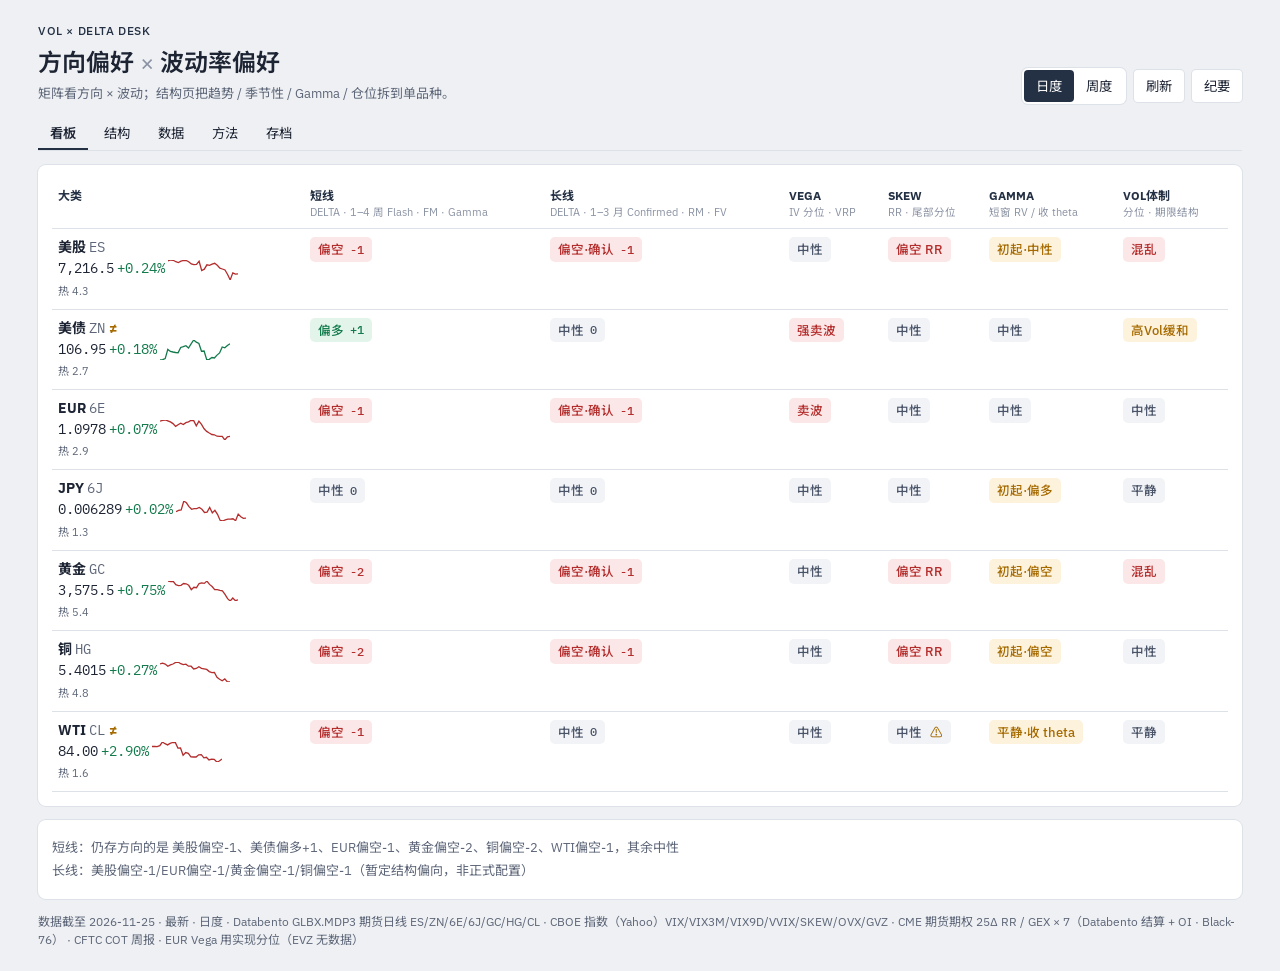
<file: pro/index.html>
<!DOCTYPE html><html lang="zh-CN"><head><meta charset="utf-8"><meta name="viewport" content="width=device-width,initial-scale=1">
<title>方向波动看板 · Databento</title><meta name="description" content="方向偏好 × 波动率偏好：日度/周度可复盘的期货与期权风格看板（Databento 版）。"><meta name="theme-color" content="#eef0f3">
<link rel="preconnect" href="https://fonts.googleapis.com"><link rel="stylesheet" href="https://fonts.googleapis.com/css2?family=IBM+Plex+Mono:wght@400;500&family=IBM+Plex+Sans:wght@400;500;600&family=Noto+Sans+SC:wght@400;500;600;700&display=swap">
<link rel="icon" href="data:,"><link rel="stylesheet" href="style.css"></head><body>
<div class="wrap">
<header><div><p class="kicker">VOL × DELTA DESK</p><h1>方向偏好 <span class="x">×</span> 波动率偏好</h1>
<p class="sub">矩阵看方向 × 波动；结构页把趋势 / 季节性 / Gamma / 仓位拆到单品种。</p></div>
<div class="ctl"><div class="seg" id="hz"><button data-h="daily" class="on">日度</button><button data-h="weekly">周度</button></div>
<button class="btn" id="refresh" title="重新读取最新生成的静态数据">刷新</button>
<button class="btn" id="memo" title="静态页无纪要引擎">纪要</button></div></header>
<nav id="tabs"><button data-t="board" class="on">看板</button><button data-t="desk">结构</button><button data-t="data">数据</button><button data-t="method">方法</button><button data-t="archive">存档</button></nav>
<main id="view"><p class="muted">加载中…</p></main>
<footer id="foot"></footer></div>
<div id="drawer" class="drawer hidden"><div class="dpanel"><button class="close" id="dclose">关闭</button><div id="dbody"></div></div></div>
<div id="toast" class="toast hidden"></div>
<script src="app.js"></script></body></html>
</file>
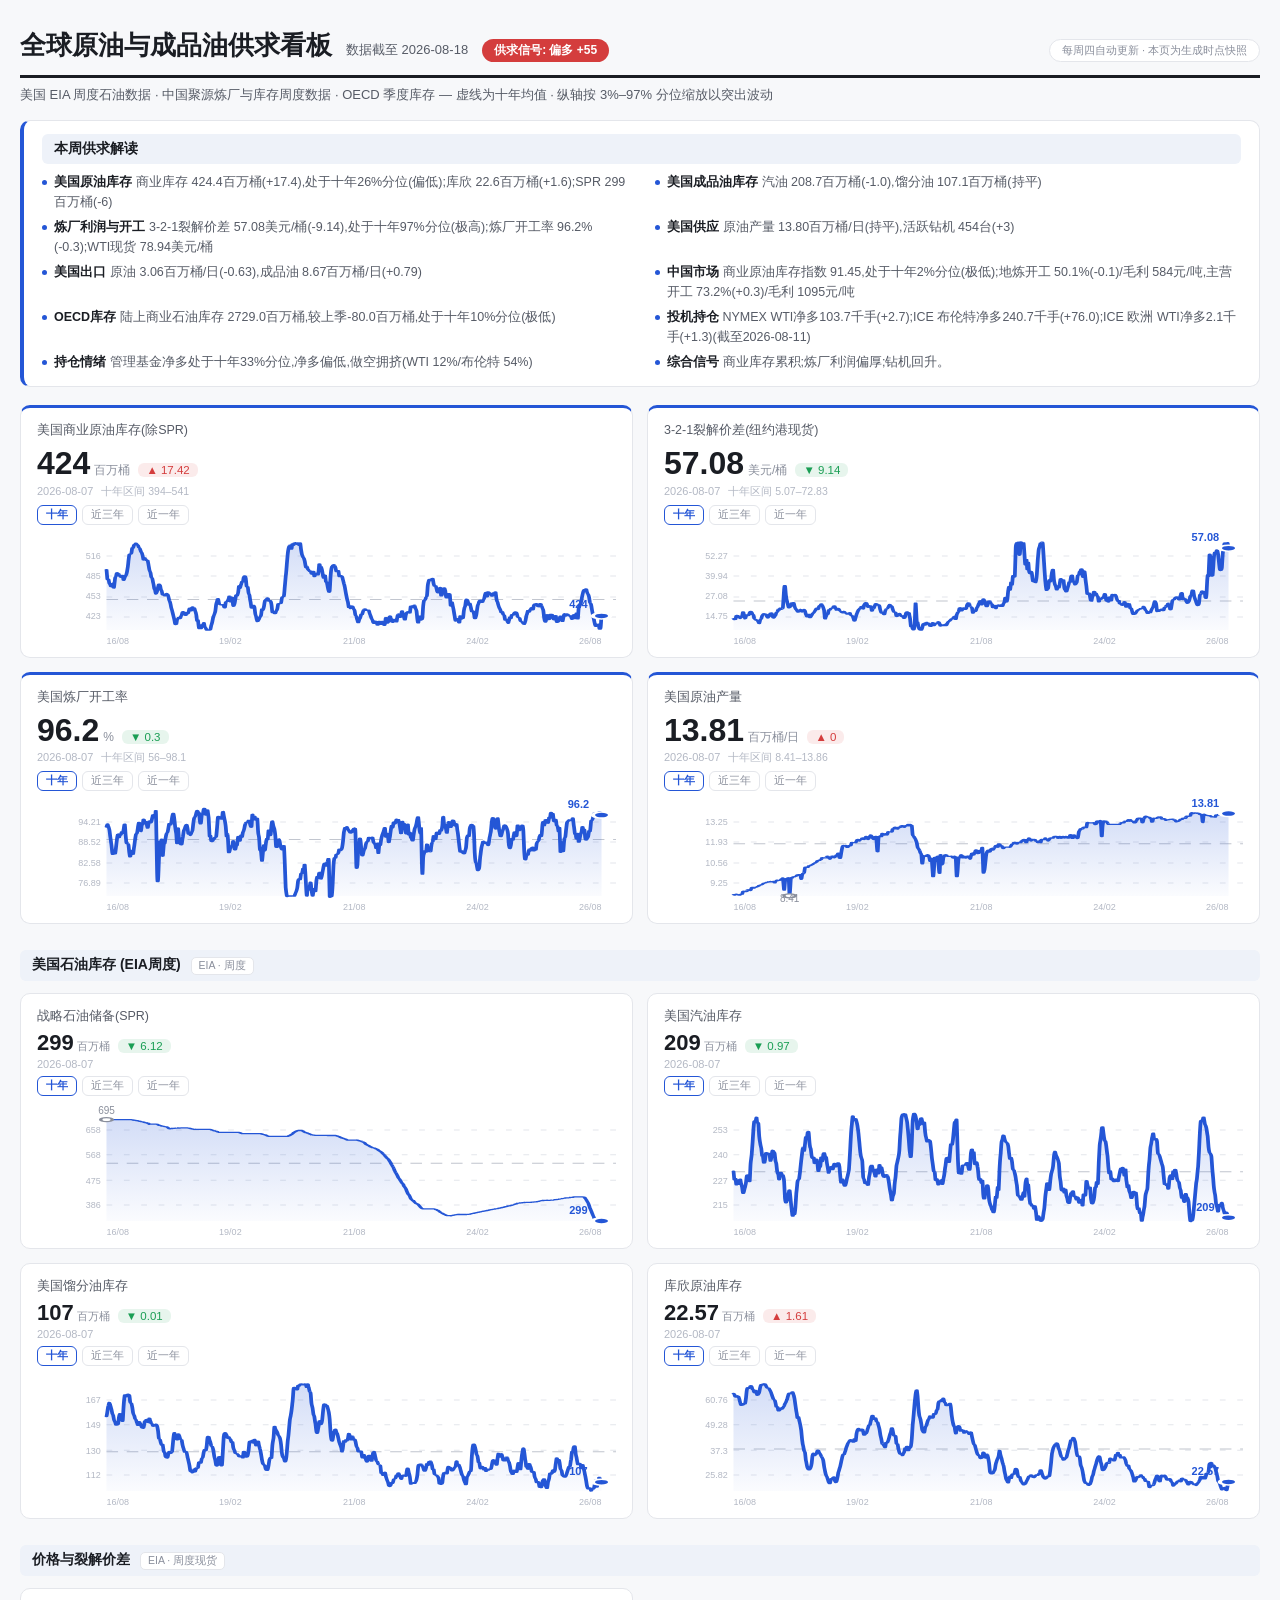
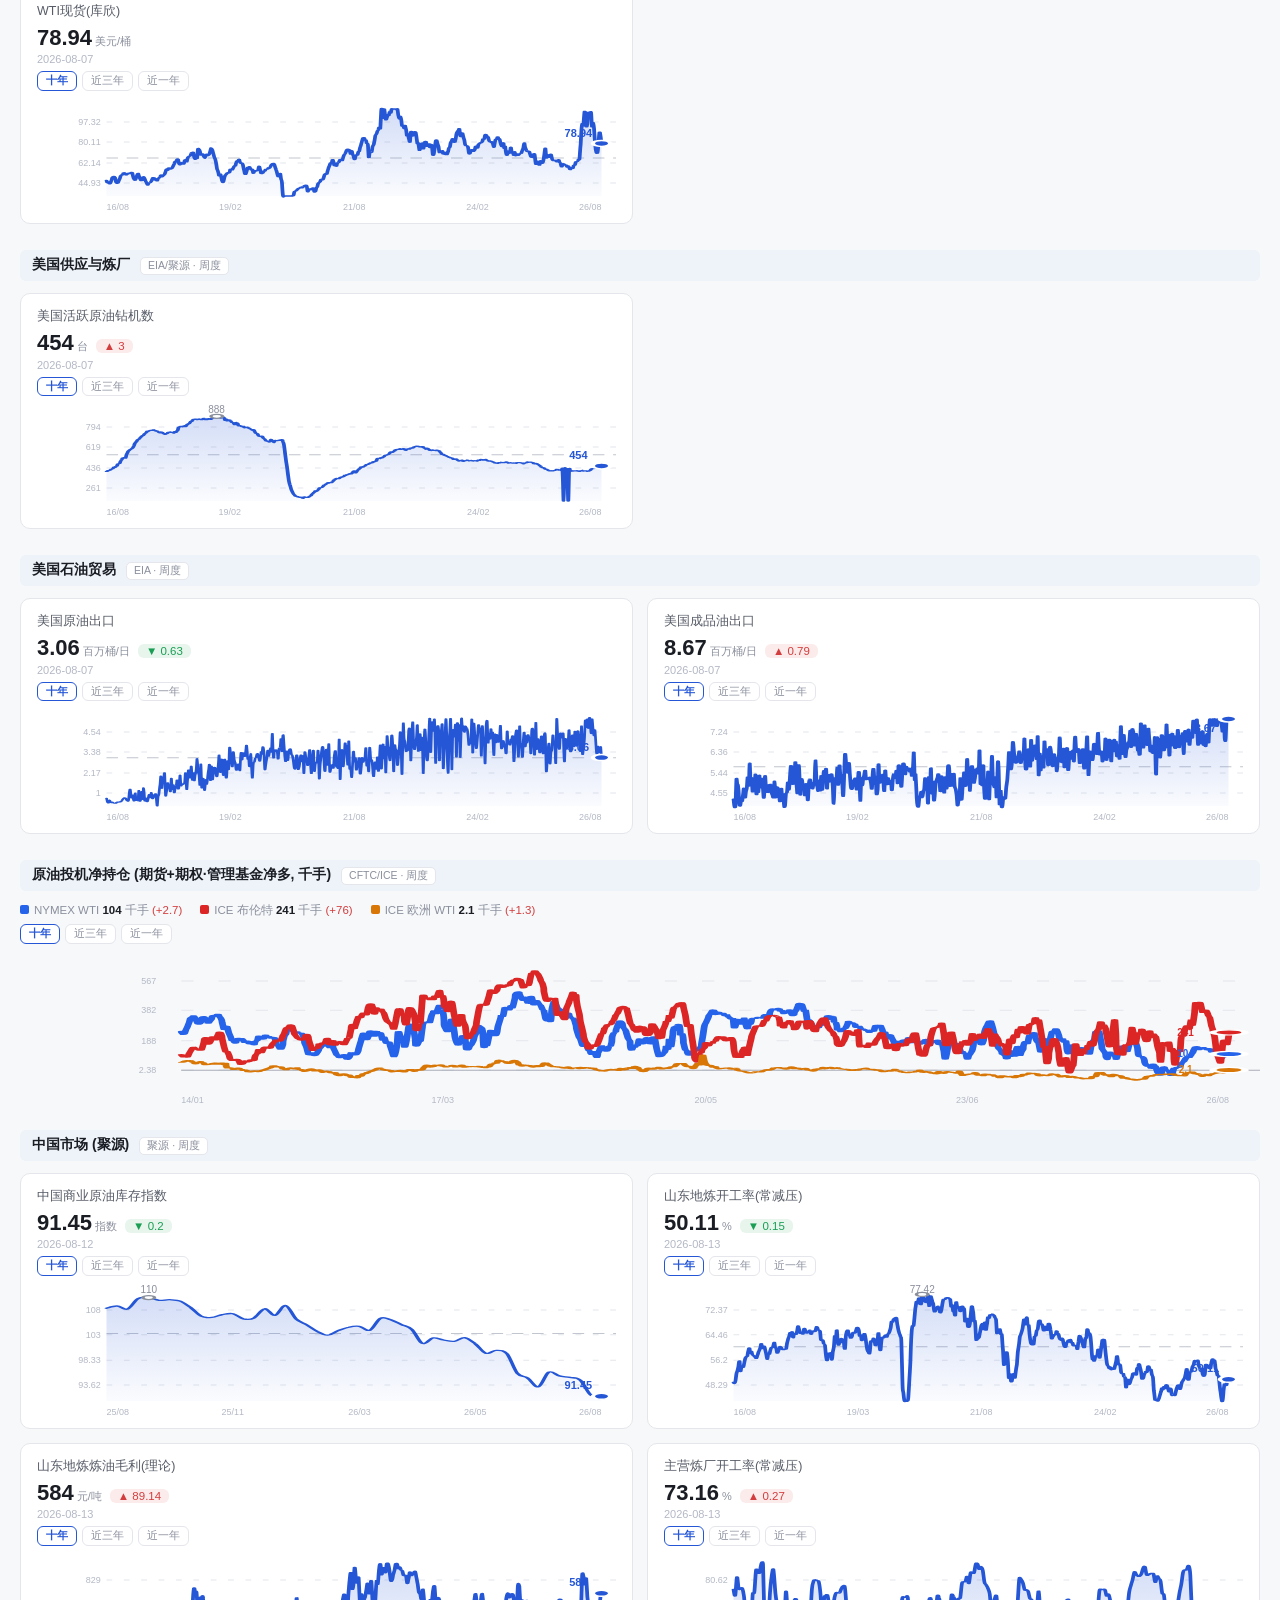
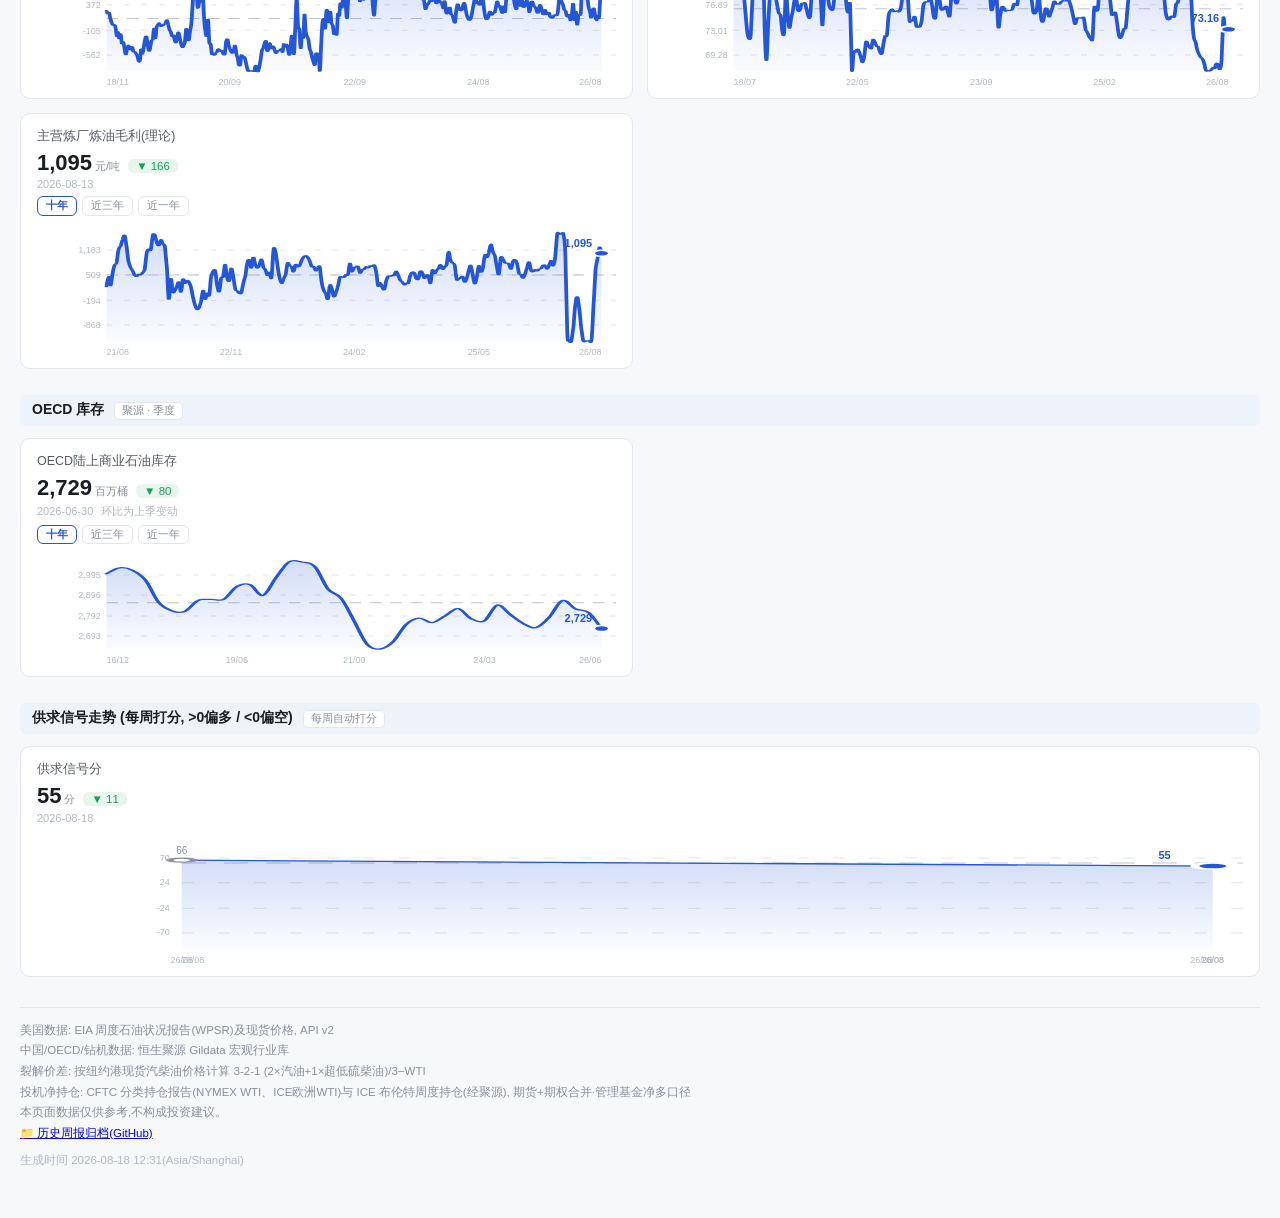
<file: archive/supply-dashboard.html>
<!DOCTYPE html>
<html lang="zh-CN">
<head>
<meta charset="UTF-8">
<meta name="viewport" content="width=device-width, initial-scale=1.0">
<title>全球原油与成品油供求看板</title>
<style>
  :root {
    --text: #1a1d23; --text2: #565b66; --text3: #8a8f9c; --text4: #b3b8c4;
    --border: #e4e6eb; --accent: #2456d6; --up: #d43d3d; --down: #1a9e54;
    --warn: #b57d0a; --bg: #f7f8fa; --card: #ffffff;
  }
  * { box-sizing: border-box; margin: 0; padding: 0; }
  body {
    font-family: -apple-system, "Segoe UI", "PingFang SC", "Hiragino Sans GB",
      "Microsoft YaHei", "Noto Sans CJK SC", sans-serif;
    background: var(--bg); color: var(--text); letter-spacing: 0; padding: 28px 16px 48px;
  }
  .page { max-width: 1240px; margin: 0 auto; }
  .masthead {
    display: flex; align-items: baseline; gap: 14px; flex-wrap: wrap;
    border-bottom: 3px solid var(--text); padding-bottom: 12px;
  }
  h1 { font-size: 26px; font-weight: 700; }
  .masthead .asof { font-size: 13px; color: var(--text2); }
  .masthead .freq {
    margin-left: auto; font-size: 11px; color: var(--text3);
    border: 1px solid var(--border); border-radius: 999px; padding: 3px 12px; background: var(--card);
  }
  .lede { margin-top: 8px; font-size: 13px; color: var(--text2); }

  .sig {
    display: inline-block; font-size: 12px; font-weight: 700; line-height: 1.4;
    border-radius: 999px; padding: 3px 12px; cursor: help; white-space: nowrap;
  }
  .sig-bull  { color: #fff; background: var(--up); }
  .sig-bull2 { color: var(--up); background: rgba(212, 61, 61, .12); border: 1px solid rgba(212, 61, 61, .4); }
  .sig-neutral { color: var(--text2); background: #eef0f4; border: 1px solid var(--border); }
  .sig-bear2 { color: var(--down); background: rgba(26, 158, 84, .12); border: 1px solid rgba(26, 158, 84, .4); }
  .sig-bear  { color: #fff; background: var(--down); }

  .brief {
    margin-top: 16px; background: var(--card); border: 1px solid var(--border);
    border-radius: 10px; border-left: 4px solid var(--accent); padding: 13px 18px 14px;
  }
  .brief h2 { font-size: 14px; font-weight: 700; color: var(--text); margin-bottom: 8px; }
  .brief ul { list-style: none; display: grid; grid-template-columns: repeat(2, 1fr); gap: 5px 26px; }
  .brief li {
    font-size: 12.5px; line-height: 1.6; color: var(--text2);
    padding-left: 12px; position: relative;
  }
  .brief li::before {
    content: ""; position: absolute; left: 0; top: 8px;
    width: 5px; height: 5px; border-radius: 50%; background: var(--accent);
  }
  .brief li b { color: var(--text); font-weight: 650; margin-right: 4px; }
  @media (max-width: 680px) { .brief ul { grid-template-columns: 1fr; } }
  @media print { .brief { break-inside: avoid; } }

  .hero { display: grid; grid-template-columns: repeat(2, 1fr); gap: 14px; margin-top: 18px; }
  .hero-card, .card {
    background: var(--card); border: 1px solid var(--border); border-radius: 10px;
    padding: 14px 16px 12px;
  }
  .hero-card { border-top: 3px solid var(--accent); }
  .lbl { font-size: 12.5px; color: var(--text2); }
  .hero-card output { display: inline-block; font-size: 32px; font-weight: 700; line-height: 1.15; font-variant-numeric: tabular-nums; margin-top: 3px; }
  .hero-card output .unit { font-size: 12px; font-weight: 400; color: var(--text3); margin-left: 4px; }
  .meta { display: flex; align-items: baseline; gap: 8px; flex-wrap: wrap; margin-top: 3px; }
  .chip {
    display: inline-block; padding: 1px 8px; border-radius: 6px; font-size: 11.5px;
    font-variant-numeric: tabular-nums; color: var(--text2); background: #eef0f4;
  }
  .chip.up { color: var(--up); background: rgba(212, 61, 61, .10); }
  .chip.down { color: var(--down); background: rgba(26, 158, 84, .10); }
  .date { font-size: 11px; color: var(--text4); }
  .range { font-size: 10.5px; color: var(--text4); font-variant-numeric: tabular-nums; }

  section { margin-top: 26px; }
  section h2 {
    font-size: 14px; font-weight: 650; color: var(--text);
    display: flex; align-items: baseline; gap: 10px;
    background: #eef2f9; border-radius: 6px; padding: 6px 12px; margin-bottom: 12px;
  }
  section h2 .src {
    font-size: 10.5px; font-weight: 400; color: var(--text3);
    border: 1px solid var(--border); border-radius: 5px; padding: 1px 7px; background: var(--card);
  }
  .cards { display: grid; gap: 14px; grid-template-columns: repeat(2, 1fr); }
  .cards.n1 { grid-template-columns: repeat(2, 1fr); }
  .cards.wide { grid-template-columns: 1fr; }
  .cot-legend { display: flex; gap: 18px; flex-wrap: wrap; font-size: 11.5px; color: var(--text3); margin: 10px 0 2px; }
  .cot-leg i { display: inline-block; width: 9px; height: 9px; border-radius: 2px; margin-right: 5px; }
  .cot-leg b { color: var(--text); font-weight: 650; font-variant-numeric: tabular-nums; }
  .chart .zero { stroke: var(--text3); stroke-width: 1; opacity: .7; }
  .cards.n2 { grid-template-columns: repeat(2, 1fr); }
  .cards.big { grid-template-columns: repeat(2, 1fr); }
  .card output { display: inline-block; font-size: 22px; font-weight: 650; line-height: 1.15; font-variant-numeric: tabular-nums; margin-top: 2px; }
  .card output .unit { font-size: 11px; font-weight: 400; color: var(--text3); margin-left: 3px; }

  .chart { position: relative; margin-top: 10px; }
  .chart svg { display: block; width: 100%; height: 100%; }
  .chart .grid { stroke: var(--border); stroke-width: 1; stroke-dasharray: 2 4; }
  .ga0 { stop-color: var(--accent); stop-opacity: .20; }
  .ga1 { stop-color: var(--accent); stop-opacity: .02; }
  .chart .line { fill: none; stroke: var(--accent); stroke-width: 1.3; stroke-linejoin: round; stroke-linecap: round; }
  .chart .line.thin { stroke-width: 0.95; }
  .chart .avg { stroke: var(--text4); stroke-width: 1; stroke-dasharray: 4 3; opacity: .8; }
  .chart .ext { fill: #fff; stroke: var(--text3); stroke-width: 1.2; }
  .chart .dot { fill: var(--accent); stroke: #fff; stroke-width: 1.5; }
  .c-lab {
    position: absolute; transform: translate(-50%, -50%);
    font-size: 10px; line-height: 1.25; font-variant-numeric: tabular-nums;
    color: var(--text3); white-space: nowrap; pointer-events: none;
  }
  .c-lab.last { color: var(--accent); font-weight: 700; font-size: 11px; }
  .c-y {
    position: absolute; left: 0; width: 11%; transform: translateY(-50%);
    text-align: right; font-size: 9px; color: var(--text4);
    font-variant-numeric: tabular-nums; pointer-events: none;
  }
  .c-x {
    position: absolute; bottom: -1px; transform: translateX(-50%);
    font-size: 9px; color: var(--text4); white-space: nowrap;
    font-variant-numeric: tabular-nums; pointer-events: none;
  }
  .c-x.first { transform: none; }
  .c-x.last { transform: translateX(-100%); }

  .ranges { display: flex; gap: 5px; margin-top: 6px; }
  .ranges button {
    font: inherit; font-size: 10.5px; padding: 1px 8px; border-radius: 6px;
    border: 1px solid var(--border); background: var(--card);
    color: var(--text3); cursor: pointer; line-height: 1.5;
  }
  .ranges button:hover { color: var(--accent); border-color: var(--accent); }
  .ranges button.active { color: var(--accent); border-color: var(--accent); font-weight: 600; }
  .ranges button:focus-visible { outline: 2px solid var(--accent); outline-offset: 1px; }

  footer { margin-top: 30px; border-top: 1px solid var(--border); padding-top: 12px;
    font-size: 11.5px; color: var(--text3); line-height: 1.8; }
  footer .warn { color: var(--warn); }
  footer .gen { margin-top: 6px; color: var(--text4); }

  @media (max-width: 1080px) {
    .hero { grid-template-columns: repeat(2, 1fr); }
  }
  @media (max-width: 680px) {
    body { padding: 18px 10px 36px; }
    .hero { grid-template-columns: repeat(2, 1fr); gap: 10px; }
    .cards { grid-template-columns: 1fr; gap: 10px; }
    .hero-card output { font-size: 26px; }
    h1 { font-size: 21px; }
  }
  @media print {
    body { background: #fff; }
    .hero-card, .card { break-inside: avoid; }
  }
</style>
</head>
<body>
<div class="page">
  <div class="masthead">
    <h1>全球原油与成品油供求看板</h1>
    <span class="asof" id="asof"></span>
    <span class="sig" id="sig" hidden></span>
    <span class="freq">每周四自动更新 · 本页为生成时点快照</span>
  </div>
  <p class="lede">美国 EIA 周度石油数据 · 中国聚源炼厂与库存周度数据 · OECD 季度库存 — 虚线为十年均值 · 纵轴按 3%–97% 分位缩放以突出波动</p>

  <section class="brief" id="brief"></section>
  <div class="hero" id="hero"></div>
  <div id="body-sections"></div>

  <footer id="footer"></footer>
</div>

<script>
const DATA = {"sections": {"us_stocks": {"title": "美国石油库存 (EIA周度)", "keys": ["crude_commercial", "spr", "gasoline", "distillate", "cushing"]}, "us_supply": {"title": "美国供应与炼厂", "keys": ["production", "refinery_util", "rigs"]}, "us_trade": {"title": "美国石油贸易", "keys": ["crude_exports", "product_exports"]}, "crack": {"title": "价格与裂解价差", "keys": ["wti", "crack321"]}, "china": {"title": "中国市场 (聚源)", "keys": ["cn_stock", "teapot_util", "teapot_margin", "state_util", "state_margin"]}, "oecd": {"title": "OECD 库存", "keys": ["oecd_stocks"]}, "cot": {"title": "原油投机净持仓 (期货+期权·管理基金净多, 千手)", "keys": []}, "signal": {"title": "供求信号走势 (每周打分, >0偏多 / <0偏空)", "keys": ["signal_score"]}}, "metrics": {"crude_commercial": {"label": "美国商业原油库存(除SPR)", "value": 424.41, "unit": "百万桶", "date": "2026-08-07", "wow": 17.423, "wow_pct": 4.28, "history": [["2016-08-26", 495.238], ["2016-09-02", 480.725], ["2016-09-09", 480.166], ["2016-09-16", 473.966], ["2016-09-23", 472.084], ["2016-09-30", 469.108], ["2016-10-07", 473.958], ["2016-10-14", 468.711], ["2016-10-21", 468.158], ["2016-10-28", 482.578], ["2016-11-04", 485.01], ["2016-11-11", 490.284], ["2016-11-18", 489.029], ["2016-11-25", 488.145], ["2016-12-02", 485.756], ["2016-12-09", 483.193], ["2016-12-16", 485.449], ["2016-12-23", 486.063], ["2016-12-30", 479.012], ["2017-01-06", 483.109], ["2017-01-13", 485.456], ["2017-01-20", 488.296], ["2017-01-27", 494.762], ["2017-02-03", 508.592], ["2017-02-10", 518.119], ["2017-02-17", 518.683], ["2017-02-24", 520.184], ["2017-03-03", 528.393], ["2017-03-10", 528.156], ["2017-03-17", 533.11], ["2017-03-24", 533.977], ["2017-03-31", 535.543], ["2017-04-07", 533.377], ["2017-04-14", 532.343], ["2017-04-21", 528.702], ["2017-04-28", 527.772], ["2017-05-05", 522.525], ["2017-05-12", 520.772], ["2017-05-19", 516.34], ["2017-05-26", 509.912], ["2017-06-02", 513.207], ["2017-06-09", 511.546], ["2017-06-16", 509.095], ["2017-06-23", 509.213], ["2017-06-30", 502.914], ["2017-07-07", 495.35], ["2017-07-14", 490.623], ["2017-07-21", 483.415], ["2017-07-28", 481.888], ["2017-08-04", 475.437], ["2017-08-11", 466.492], ["2017-08-18", 463.165], ["2017-08-25", 457.773], ["2017-09-01", 462.353], ["2017-09-08", 468.241], ["2017-09-15", 472.832], ["2017-09-22", 470.986], ["2017-09-29", 464.963], ["2017-10-06", 462.216], ["2017-10-13", 456.485], ["2017-10-20", 457.341], ["2017-10-27", 454.906], ["2017-11-03", 457.143], ["2017-11-10", 458.997], ["2017-11-17", 457.142], ["2017-11-24", 453.713], ["2017-12-01", 448.103], ["2017-12-08", 442.986], ["2017-12-15", 436.491], ["2017-12-22", 431.882], ["2017-12-29", 424.463], ["2018-01-05", 419.515], ["2018-01-12", 412.654], ["2018-01-19", 411.583], ["2018-01-26", 418.359], ["2018-02-02", 420.254], ["2018-02-09", 422.095], ["2018-02-16", 420.479], ["2018-02-23", 423.498], ["2018-03-02", 425.906], ["2018-03-09", 430.928], ["2018-03-16", 428.306], ["2018-03-23", 429.949], ["2018-03-30", 425.332], ["2018-04-06", 428.638], ["2018-04-13", 427.567], ["2018-04-20", 429.737], ["2018-04-27", 435.955], ["2018-05-04", 433.758], ["2018-05-11", 432.354], ["2018-05-18", 438.132], ["2018-05-25", 434.512], ["2018-06-01", 436.584], ["2018-06-08", 432.441], ["2018-06-15", 426.527], ["2018-06-22", 416.636], ["2018-06-29", 417.881], ["2018-07-06", 405.248], ["2018-07-13", 411.084], ["2018-07-20", 404.937], ["2018-07-27", 408.74], ["2018-08-03", 407.389], ["2018-08-10", 414.194], ["2018-08-17", 408.358], ["2018-08-24", 405.792], ["2018-08-31", 401.49], ["2018-09-07", 396.194], ["2018-09-14", 394.137], ["2018-09-21", 395.989], ["2018-09-28", 403.964], ["2018-10-05", 409.951], ["2018-10-12", 416.441], ["2018-10-19", 422.787], ["2018-10-26", 426.004], ["2018-11-02", 431.787], ["2018-11-09", 442.057], ["2018-11-16", 446.908], ["2018-11-23", 450.485], ["2018-11-30", 443.162], ["2018-12-07", 441.954], ["2018-12-14", 441.457], ["2018-12-21", 441.411], ["2018-12-28", 441.418], ["2019-01-04", 439.738], ["2019-01-11", 437.055], ["2019-01-18", 445.025], ["2019-01-25", 445.944], ["2019-02-01", 447.207], ["2019-02-08", 450.84], ["2019-02-15", 454.512], ["2019-02-22", 445.865], ["2019-03-01", 452.934], ["2019-03-08", 449.072], ["2019-03-15", 439.483], ["2019-03-22", 442.283], ["2019-03-29", 449.521], ["2019-04-05", 456.55], ["2019-04-12", 455.154], ["2019-04-19", 460.633], ["2019-04-26", 470.567], ["2019-05-03", 466.604], ["2019-05-10", 472.035], ["2019-05-17", 476.775], ["2019-05-24", 476.493], ["2019-05-31", 483.264], ["2019-06-07", 485.47], ["2019-06-14", 482.364], ["2019-06-21", 469.576], ["2019-06-28", 468.491], ["2019-07-05", 458.992], ["2019-07-12", 455.876], ["2019-07-19", 445.041], ["2019-07-26", 436.545], ["2019-08-02", 438.93], ["2019-08-09", 440.51], ["2019-08-16", 437.778], ["2019-08-23", 427.751], ["2019-08-30", 422.98], ["2019-09-06", 416.068], ["2019-09-13", 417.126], ["2019-09-20", 419.538], ["2019-09-27", 422.642], ["2019-10-04", 425.569], ["2019-10-11", 434.85], ["2019-10-18", 433.151], ["2019-10-25", 438.853], ["2019-11-01", 446.782], ["2019-11-08", 449.001], ["2019-11-15", 450.38], ["2019-11-22", 451.952], ["2019-11-29", 447.096], ["2019-12-06", 447.918], ["2019-12-13", 446.833], ["2019-12-20", 441.359], ["2019-12-27", 429.896], ["2020-01-03", 431.06], ["2020-01-10", 428.511], ["2020-01-17", 428.106], ["2020-01-24", 431.654], ["2020-01-31", 435.009], ["2020-02-07", 442.468], ["2020-02-14", 442.883], ["2020-02-21", 443.335], ["2020-02-28", 444.119], ["2020-03-06", 451.783], ["2020-03-13", 453.737], ["2020-03-20", 455.36], ["2020-03-27", 469.193], ["2020-04-03", 484.37], ["2020-04-10", 503.618], ["2020-04-17", 518.64], ["2020-04-24", 527.631], ["2020-05-01", 532.221], ["2020-05-08", 531.476], ["2020-05-15", 526.494], ["2020-05-22", 534.422], ["2020-05-29", 532.345], ["2020-06-05", 538.065], ["2020-06-12", 539.28], ["2020-06-19", 540.722], ["2020-06-26", 533.527], ["2020-07-03", 539.181], ["2020-07-10", 531.688], ["2020-07-17", 536.58], ["2020-07-24", 525.969], ["2020-07-31", 518.596], ["2020-08-07", 514.084], ["2020-08-14", 512.452], ["2020-08-21", 507.763], ["2020-08-28", 498.401], ["2020-09-04", 500.434], ["2020-09-11", 496.045], ["2020-09-18", 494.406], ["2020-09-25", 492.426], ["2020-10-02", 492.927], ["2020-10-09", 489.109], ["2020-10-16", 488.107], ["2020-10-23", 492.427], ["2020-10-30", 484.429], ["2020-11-06", 488.706], ["2020-11-13", 489.475], ["2020-11-20", 488.721], ["2020-11-27", 488.042], ["2020-12-04", 503.231], ["2020-12-11", 500.096], ["2020-12-18", 499.534], ["2020-12-25", 493.469], ["2021-01-01", 485.459], ["2021-01-08", 482.211], ["2021-01-15", 486.563], ["2021-01-22", 476.653], ["2021-01-29", 475.659], ["2021-02-05", 469.014], ["2021-02-12", 461.757], ["2021-02-19", 463.042], ["2021-02-26", 484.605], ["2021-03-05", 498.403], ["2021-03-12", 500.799], ["2021-03-19", 502.711], ["2021-03-26", 501.835], ["2021-04-02", 498.313], ["2021-04-09", 492.423], ["2021-04-16", 493.017], ["2021-04-23", 493.107], ["2021-04-30", 485.117], ["2021-05-07", 484.691], ["2021-05-14", 486.011], ["2021-05-21", 484.349], ["2021-05-28", 479.27], ["2021-06-04", 474.029], ["2021-06-11", 466.674], ["2021-06-18", 459.06], ["2021-06-25", 452.342], ["2021-07-02", 445.476], ["2021-07-09", 437.58], ["2021-07-16", 439.687], ["2021-07-23", 435.598], ["2021-07-30", 439.225], ["2021-08-06", 438.777], ["2021-08-13", 435.544], ["2021-08-20", 432.564], ["2021-08-27", 425.395], ["2021-09-03", 423.867], ["2021-09-10", 417.445], ["2021-09-17", 413.964], ["2021-09-24", 418.542], ["2021-10-01", 420.887], ["2021-10-08", 426.975], ["2021-10-15", 426.544], ["2021-10-22", 430.812], ["2021-10-29", 434.102], ["2021-11-05", 435.104], ["2021-11-12", 433.003], ["2021-11-19", 434.02], ["2021-11-26", 433.111], ["2021-12-03", 432.87], ["2021-12-10", 428.286], ["2021-12-17", 423.571], ["2021-12-24", 419.995], ["2021-12-31", 417.851], ["2022-01-07", 413.298], ["2022-01-14", 413.813], ["2022-01-21", 416.19], ["2022-01-28", 415.143], ["2022-02-04", 410.387], ["2022-02-11", 411.508], ["2022-02-18", 416.022], ["2022-02-25", 413.425], ["2022-03-04", 411.562], ["2022-03-11", 415.907], ["2022-03-18", 413.399], ["2022-03-25", 409.95], ["2022-04-01", 412.371], ["2022-04-08", 421.753], ["2022-04-15", 413.733], ["2022-04-22", 414.424], ["2022-04-29", 415.727], ["2022-05-06", 424.214], ["2022-05-13", 420.82], ["2022-05-20", 419.801], ["2022-05-27", 414.733], ["2022-06-03", 416.758], ["2022-06-10", 418.714], ["2022-06-17", 418.328], ["2022-06-24", 415.566], ["2022-07-01", 423.8], ["2022-07-08", 427.054], ["2022-07-15", 426.609], ["2022-07-22", 422.086], ["2022-07-29", 426.553], ["2022-08-05", 432.01], ["2022-08-12", 424.954], ["2022-08-19", 421.672], ["2022-08-26", 418.346], ["2022-09-02", 427.191], ["2022-09-09", 429.633], ["2022-09-16", 430.774], ["2022-09-23", 430.559], ["2022-09-30", 429.203], ["2022-10-07", 439.082], ["2022-10-14", 437.357], ["2022-10-21", 439.945], ["2022-10-28", 436.83], ["2022-11-04", 440.755], ["2022-11-11", 435.355], ["2022-11-18", 431.665], ["2022-11-25", 419.084], ["2022-12-02", 413.898], ["2022-12-09", 424.129], ["2022-12-16", 418.234], ["2022-12-23", 418.952], ["2022-12-30", 420.646], ["2023-01-06", 439.607], ["2023-01-13", 448.015], ["2023-01-20", 448.548], ["2023-01-27", 452.688], ["2023-02-03", 455.111], ["2023-02-10", 471.394], ["2023-02-17", 479.041], ["2023-02-24", 480.207], ["2023-03-03", 478.513], ["2023-03-10", 480.063], ["2023-03-17", 481.18], ["2023-03-24", 473.691], ["2023-03-31", 469.952], ["2023-04-07", 470.549], ["2023-04-14", 465.968], ["2023-04-21", 460.914], ["2023-04-28", 459.633], ["2023-05-05", 462.584], ["2023-05-12", 467.624], ["2023-05-19", 455.168], ["2023-05-26", 459.657], ["2023-06-02", 459.205], ["2023-06-09", 467.124], ["2023-06-16", 463.293], ["2023-06-23", 453.69], ["2023-06-30", 452.182], ["2023-07-07", 458.128], ["2023-07-14", 457.42], ["2023-07-21", 456.82], ["2023-07-28", 439.771], ["2023-08-04", 445.622], ["2023-08-11", 439.662], ["2023-08-18", 433.528], ["2023-08-25", 422.944], ["2023-09-01", 416.637], ["2023-09-08", 420.592], ["2023-09-15", 418.456], ["2023-09-22", 416.287], ["2023-09-29", 414.063], ["2023-10-06", 424.239], ["2023-10-13", 419.748], ["2023-10-20", 421.12], ["2023-10-27", 421.893], ["2023-11-03", 435.762], ["2023-11-10", 439.354], ["2023-11-17", 448.054], ["2023-11-24", 449.664], ["2023-12-01", 445.031], ["2023-12-08", 440.773], ["2023-12-15", 443.682], ["2023-12-22", 436.568], ["2023-12-29", 431.065], ["2024-01-05", 432.403], ["2024-01-12", 429.911], ["2024-01-19", 420.678], ["2024-01-26", 421.912], ["2024-02-02", 427.432], ["2024-02-09", 439.45], ["2024-02-16", 442.964], ["2024-02-23", 447.163], ["2024-03-01", 448.53], ["2024-03-08", 446.994], ["2024-03-15", 445.042], ["2024-03-22", 448.207], ["2024-03-29", 451.417], ["2024-04-05", 457.258], ["2024-04-12", 459.993], ["2024-04-19", 453.625], ["2024-04-26", 460.89], ["2024-05-03", 459.528], ["2024-05-10", 457.02], ["2024-05-17", 458.845], ["2024-05-24", 454.689], ["2024-05-31", 455.922], ["2024-06-07", 459.652], ["2024-06-14", 457.105], ["2024-06-21", 460.696], ["2024-06-28", 448.539], ["2024-07-05", 445.096], ["2024-07-12", 440.226], ["2024-07-19", 436.485], ["2024-07-26", 433.049], ["2024-08-02", 429.321], ["2024-08-09", 430.678], ["2024-08-16", 426.029], ["2024-08-23", 425.183], ["2024-08-30", 418.31], ["2024-09-06", 419.143], ["2024-09-13", 417.513], ["2024-09-20", 413.042], ["2024-09-27", 416.931], ["2024-10-04", 422.741], ["2024-10-11", 420.55], ["2024-10-18", 426.024], ["2024-10-25", 425.509], ["2024-11-01", 427.658], ["2024-11-08", 429.747], ["2024-11-15", 430.292], ["2024-11-22", 428.448], ["2024-11-29", 423.375], ["2024-12-06", 421.95], ["2024-12-13", 421.016], ["2024-12-20", 416.779], ["2024-12-27", 415.601], ["2025-01-03", 414.642], ["2025-01-10", 412.68], ["2025-01-17", 411.663], ["2025-01-24", 415.126], ["2025-01-31", 423.79], ["2025-02-07", 427.86], ["2025-02-14", 432.493], ["2025-02-21", 430.161], ["2025-02-28", 433.775], ["2025-03-07", 435.223], ["2025-03-14", 436.968], ["2025-03-21", 433.627], ["2025-03-28", 439.792], ["2025-04-04", 442.345], ["2025-04-11", 442.86], ["2025-04-18", 443.104], ["2025-04-25", 440.408], ["2025-05-02", 438.376], ["2025-05-09", 441.83], ["2025-05-16", 443.158], ["2025-05-23", 440.363], ["2025-05-30", 436.059], ["2025-06-06", 432.415], ["2025-06-13", 420.942], ["2025-06-20", 415.106], ["2025-06-27", 418.951], ["2025-07-04", 426.021], ["2025-07-11", 422.162], ["2025-07-18", 418.993], ["2025-07-25", 426.691], ["2025-08-01", 423.662], ["2025-08-08", 426.698], ["2025-08-15", 420.684], ["2025-08-22", 418.292], ["2025-08-29", 420.707], ["2025-09-05", 424.646], ["2025-09-12", 415.361], ["2025-09-19", 414.754], ["2025-09-26", 416.546], ["2025-10-03", 420.261], ["2025-10-10", 423.785], ["2025-10-17", 422.824], ["2025-10-24", 415.966], ["2025-10-31", 421.168], ["2025-11-07", 427.581], ["2025-11-14", 424.155], ["2025-11-21", 426.929], ["2025-11-28", 427.503], ["2025-12-05", 425.691], ["2025-12-12", 424.417], ["2025-12-19", 424.822], ["2025-12-26", 422.888], ["2026-01-02", 419.056], ["2026-01-09", 422.447], ["2026-01-16", 426.049], ["2026-01-23", 423.754], ["2026-01-30", 420.299], ["2026-02-06", 428.829], ["2026-02-13", 419.815], ["2026-02-20", 435.804], ["2026-02-27", 439.279], ["2026-03-06", 443.103], ["2026-03-13", 449.259], ["2026-03-20", 456.185], ["2026-03-27", 461.636], ["2026-04-03", 464.717], ["2026-04-10", 463.804], ["2026-04-17", 465.729], ["2026-04-24", 459.495], ["2026-05-01", 457.182], ["2026-05-08", 452.876], ["2026-05-15", 445.013], ["2026-05-22", 441.686], ["2026-05-29", 433.712], ["2026-06-05", 426.485], ["2026-06-12", 418.222], ["2026-06-19", 412.134], ["2026-06-26", 408.359], ["2026-07-03", 411.357], ["2026-07-10", 409.665], ["2026-07-17", 411.675], ["2026-07-24", 404.508], ["2026-07-31", 406.987], ["2026-08-07", 424.41]]}, "spr": {"label": "战略石油储备(SPR)", "value": 298.694, "unit": "百万桶", "date": "2026-08-07", "wow": -6.115, "wow_pct": -2.01, "history": [["2016-08-26", 695.094], ["2016-09-02", 695.093], ["2016-09-09", 695.093], ["2016-09-16", 695.092], ["2016-09-23", 695.092], ["2016-09-30", 695.091], ["2016-10-07", 695.09], ["2016-10-14", 695.089], ["2016-10-21", 695.089], ["2016-10-28", 695.088], ["2016-11-04", 695.087], ["2016-11-11", 695.087], ["2016-11-18", 695.086], ["2016-11-25", 695.085], ["2016-12-02", 695.084], ["2016-12-09", 695.084], ["2016-12-16", 695.083], ["2016-12-23", 695.082], ["2016-12-30", 695.082], ["2017-01-06", 695.082], ["2017-01-13", 695.081], ["2017-01-20", 695.081], ["2017-01-27", 695.079], ["2017-02-03", 695.078], ["2017-02-10", 695.078], ["2017-02-17", 695.078], ["2017-02-24", 695.076], ["2017-03-03", 694.825], ["2017-03-10", 694.009], ["2017-03-17", 693.383], ["2017-03-24", 692.659], ["2017-03-31", 692.135], ["2017-04-07", 691.51], ["2017-04-14", 691.311], ["2017-04-21", 690.81], ["2017-04-28", 689.338], ["2017-05-05", 688.787], ["2017-05-12", 688.059], ["2017-05-19", 687.661], ["2017-05-26", 686.682], ["2017-06-02", 685.026], ["2017-06-09", 684.625], ["2017-06-16", 683.842], ["2017-06-23", 682.436], ["2017-06-30", 682.037], ["2017-07-07", 678.887], ["2017-07-14", 678.885], ["2017-07-21", 678.885], ["2017-07-28", 678.884], ["2017-08-04", 678.883], ["2017-08-11", 678.883], ["2017-08-18", 678.883], ["2017-08-25", 678.88], ["2017-09-01", 678.6], ["2017-09-08", 677.007], ["2017-09-15", 675.397], ["2017-09-22", 674.601], ["2017-09-29", 673.649], ["2017-10-06", 672.449], ["2017-10-13", 671.691], ["2017-10-20", 671.377], ["2017-10-27", 670.587], ["2017-11-03", 669.906], ["2017-11-10", 669.2], ["2017-11-17", 667.475], ["2017-11-24", 665.111], ["2017-12-01", 662.663], ["2017-12-08", 662.911], ["2017-12-15", 663.294], ["2017-12-22", 663.392], ["2017-12-29", 663.748], ["2018-01-05", 663.747], ["2018-01-12", 664.218], ["2018-01-19", 664.454], ["2018-01-26", 664.686], ["2018-02-02", 665.148], ["2018-02-09", 665.568], ["2018-02-16", 664.872], ["2018-02-23", 665.281], ["2018-03-02", 665.458], ["2018-03-09", 665.458], ["2018-03-16", 665.458], ["2018-03-23", 665.458], ["2018-03-30", 665.456], ["2018-04-06", 665.456], ["2018-04-13", 665.456], ["2018-04-20", 664.718], ["2018-04-27", 664.266], ["2018-05-04", 663.557], ["2018-05-11", 662.037], ["2018-05-18", 661.336], ["2018-05-25", 660.777], ["2018-06-01", 660.168], ["2018-06-08", 660.168], ["2018-06-15", 660.016], ["2018-06-22", 660.016], ["2018-06-29", 660.016], ["2018-07-06", 660.015], ["2018-07-13", 660.014], ["2018-07-20", 660.014], ["2018-07-27", 660.014], ["2018-08-03", 660.013], ["2018-08-10", 660.013], ["2018-08-17", 660.012], ["2018-08-24", 660.012], ["2018-08-31", 660.012], ["2018-09-07", 660.011], ["2018-09-14", 660.01], ["2018-09-21", 660.01], ["2018-09-28", 660.01], ["2018-10-05", 658.704], ["2018-10-12", 657.634], ["2018-10-19", 656.476], ["2018-10-26", 654.935], ["2018-11-02", 654.7], ["2018-11-09", 653.329], ["2018-11-16", 652.569], ["2018-11-23", 650.564], ["2018-11-30", 649.561], ["2018-12-07", 649.563], ["2018-12-14", 649.137], ["2018-12-21", 649.139], ["2018-12-28", 649.139], ["2019-01-04", 649.139], ["2019-01-11", 649.139], ["2019-01-18", 649.139], ["2019-01-25", 649.139], ["2019-02-01", 649.139], ["2019-02-08", 649.139], ["2019-02-15", 649.139], ["2019-02-22", 649.139], ["2019-03-01", 649.126], ["2019-03-08", 649.126], ["2019-03-15", 649.126], ["2019-03-22", 649.126], ["2019-03-29", 649.126], ["2019-04-05", 649.126], ["2019-04-12", 649.126], ["2019-04-19", 649.126], ["2019-04-26", 648.587], ["2019-05-03", 647.717], ["2019-05-10", 645.953], ["2019-05-17", 644.818], ["2019-05-24", 644.818], ["2019-05-31", 644.818], ["2019-06-07", 644.818], ["2019-06-14", 644.818], ["2019-06-21", 644.818], ["2019-06-28", 644.818], ["2019-07-05", 644.818], ["2019-07-12", 644.818], ["2019-07-19", 644.818], ["2019-07-26", 644.818], ["2019-08-02", 644.818], ["2019-08-09", 644.818], ["2019-08-16", 644.818], ["2019-08-23", 644.818], ["2019-08-30", 644.818], ["2019-09-06", 644.818], ["2019-09-13", 644.818], ["2019-09-20", 644.818], ["2019-09-27", 644.818], ["2019-10-04", 644.618], ["2019-10-11", 643.349], ["2019-10-18", 642.35], ["2019-10-25", 641.652], ["2019-11-01", 640.952], ["2019-11-08", 639.509], ["2019-11-15", 637.537], ["2019-11-22", 636.17], ["2019-11-29", 635.166], ["2019-12-06", 634.968], ["2019-12-13", 634.967], ["2019-12-20", 634.967], ["2019-12-27", 634.967], ["2020-01-03", 634.967], ["2020-01-10", 634.967], ["2020-01-17", 634.967], ["2020-01-24", 634.967], ["2020-01-31", 634.967], ["2020-02-07", 634.967], ["2020-02-14", 634.967], ["2020-02-21", 634.967], ["2020-02-28", 634.967], ["2020-03-06", 634.967], ["2020-03-13", 634.967], ["2020-03-20", 634.967], ["2020-03-27", 634.967], ["2020-04-03", 634.967], ["2020-04-10", 634.967], ["2020-04-17", 634.967], ["2020-04-24", 636.117], ["2020-05-01", 637.833], ["2020-05-08", 639.766], ["2020-05-15", 641.648], ["2020-05-22", 643.759], ["2020-05-29", 647.779], ["2020-06-05", 649.999], ["2020-06-12", 651.73], ["2020-06-19", 653.721], ["2020-06-26", 655.413], ["2020-07-03", 656.023], ["2020-07-10", 656.149], ["2020-07-17", 656.147], ["2020-07-24", 656.147], ["2020-07-31", 656.141], ["2020-08-07", 653.899], ["2020-08-14", 651.228], ["2020-08-21", 649.465], ["2020-08-28", 648.165], ["2020-09-04", 647.86], ["2020-09-11", 645.733], ["2020-09-18", 644.952], ["2020-09-25", 643.151], ["2020-10-02", 642.006], ["2020-10-09", 640.847], ["2020-10-16", 640.081], ["2020-10-23", 639.423], ["2020-10-30", 639.27], ["2020-11-06", 638.706], ["2020-11-13", 638.301], ["2020-11-20", 638.19], ["2020-11-27", 638.19], ["2020-12-04", 638.085], ["2020-12-11", 638.086], ["2020-12-18", 638.085], ["2020-12-25", 638.085], ["2021-01-01", 638.085], ["2021-01-08", 638.085], ["2021-01-15", 638.085], ["2021-01-22", 638.086], ["2021-01-29", 638.086], ["2021-02-05", 637.921], ["2021-02-12", 637.773], ["2021-02-19", 637.773], ["2021-02-26", 637.773], ["2021-03-05", 637.773], ["2021-03-12", 637.773], ["2021-03-19", 637.773], ["2021-03-26", 637.773], ["2021-04-02", 637.773], ["2021-04-09", 636.667], ["2021-04-16", 635.924], ["2021-04-23", 634.475], ["2021-04-30", 633.427], ["2021-05-07", 632.028], ["2021-05-14", 630.127], ["2021-05-21", 628.481], ["2021-05-28", 627.833], ["2021-06-04", 626.484], ["2021-06-11", 625.593], ["2021-06-18", 623.888], ["2021-06-25", 622.487], ["2021-07-02", 621.304], ["2021-07-09", 621.304], ["2021-07-16", 621.304], ["2021-07-23", 621.304], ["2021-07-30", 621.304], ["2021-08-06", 621.304], ["2021-08-13", 621.302], ["2021-08-20", 621.302], ["2021-08-27", 621.302], ["2021-09-03", 621.302], ["2021-09-10", 620.773], ["2021-09-17", 619.569], ["2021-09-24", 618.689], ["2021-10-01", 617.77], ["2021-10-08", 616.97], ["2021-10-15", 615.276], ["2021-10-22", 614.186], ["2021-10-29", 612.541], ["2021-11-05", 609.396], ["2021-11-12", 606.147], ["2021-11-19", 604.505], ["2021-11-26", 602.556], ["2021-12-03", 600.867], ["2021-12-10", 598.917], ["2021-12-17", 596.381], ["2021-12-24", 595.028], ["2021-12-31", 593.682], ["2022-01-07", 593.382], ["2022-01-14", 592.034], ["2022-01-21", 590.782], ["2022-01-28", 588.912], ["2022-02-04", 587.515], ["2022-02-11", 584.828], ["2022-02-18", 582.384], ["2022-02-25", 580.02], ["2022-03-04", 577.496], ["2022-03-11", 575.513], ["2022-03-18", 571.323], ["2022-03-25", 568.322], ["2022-04-01", 564.58], ["2022-04-08", 560.681], ["2022-04-15", 555.98], ["2022-04-22", 553.07], ["2022-04-29", 549.985], ["2022-05-06", 542.994], ["2022-05-13", 537.984], ["2022-05-20", 532.013], ["2022-05-27", 526.592], ["2022-06-03", 519.323], ["2022-06-10", 511.612], ["2022-06-17", 504.818], ["2022-06-24", 497.868], ["2022-07-01", 492.028], ["2022-07-08", 485.147], ["2022-07-15", 480.149], ["2022-07-22", 474.545], ["2022-07-29", 469.855], ["2022-08-05", 464.558], ["2022-08-12", 461.156], ["2022-08-19", 453.065], ["2022-08-26", 449.998], ["2022-09-02", 442.471], ["2022-09-09", 434.057], ["2022-09-16", 427.158], ["2022-09-23", 422.583], ["2022-09-30", 416.389], ["2022-10-07", 408.699], ["2022-10-14", 405.135], ["2022-10-21", 401.718], ["2022-10-28", 399.792], ["2022-11-04", 396.219], ["2022-11-11", 392.119], ["2022-11-18", 390.518], ["2022-11-25", 389.116], ["2022-12-02", 387.019], ["2022-12-09", 382.271], ["2022-12-16", 378.624], ["2022-12-23", 375.128], ["2022-12-30", 372.38], ["2023-01-06", 371.58], ["2023-01-13", 371.579], ["2023-01-20", 371.579], ["2023-01-27", 371.579], ["2023-02-03", 371.579], ["2023-02-10", 371.579], ["2023-02-17", 371.579], ["2023-02-24", 371.579], ["2023-03-03", 371.579], ["2023-03-10", 371.579], ["2023-03-17", 371.579], ["2023-03-24", 371.579], ["2023-03-31", 371.175], ["2023-04-07", 369.575], ["2023-04-14", 367.963], ["2023-04-21", 366.942], ["2023-04-28", 364.938], ["2023-05-05", 362.014], ["2023-05-12", 359.586], ["2023-05-19", 357.954], ["2023-05-26", 355.436], ["2023-06-02", 353.569], ["2023-06-09", 351.687], ["2023-06-16", 349.968], ["2023-06-23", 348.617], ["2023-06-30", 347.159], ["2023-07-07", 346.758], ["2023-07-14", 346.759], ["2023-07-21", 346.759], ["2023-07-28", 346.759], ["2023-08-04", 347.754], ["2023-08-11", 348.354], ["2023-08-18", 348.948], ["2023-08-25", 349.542], ["2023-09-01", 350.34], ["2023-09-08", 350.63], ["2023-09-15", 351.23], ["2023-09-22", 350.98], ["2023-09-29", 351.28], ["2023-10-06", 351.274], ["2023-10-13", 351.274], ["2023-10-20", 351.274], ["2023-10-27", 351.274], ["2023-11-03", 351.274], ["2023-11-10", 351.274], ["2023-11-17", 351.274], ["2023-11-24", 351.587], ["2023-12-01", 351.917], ["2023-12-08", 351.911], ["2023-12-15", 352.54], ["2023-12-22", 353.333], ["2023-12-29", 354.388], ["2024-01-05", 354.994], ["2024-01-12", 355.59], ["2024-01-19", 356.51], ["2024-01-26", 357.402], ["2024-02-02", 358.017], ["2024-02-09", 358.763], ["2024-02-16", 359.511], ["2024-02-23", 360.254], ["2024-03-01", 360.96], ["2024-03-08", 361.556], ["2024-03-15", 362.306], ["2024-03-22", 363.05], ["2024-03-29", 363.641], ["2024-04-05", 364.236], ["2024-04-12", 364.884], ["2024-04-19", 365.677], ["2024-04-26", 366.271], ["2024-05-03", 367.218], ["2024-05-10", 367.811], ["2024-05-17", 368.804], ["2024-05-24", 369.289], ["2024-05-31", 370.187], ["2024-06-07", 370.526], ["2024-06-14", 370.912], ["2024-06-21", 372.197], ["2024-06-28", 372.595], ["2024-07-05", 373.072], ["2024-07-12", 373.722], ["2024-07-19", 374.412], ["2024-07-26", 375.097], ["2024-08-02", 375.833], ["2024-08-09", 376.527], ["2024-08-16", 377.163], ["2024-08-23", 377.908], ["2024-08-30", 379.672], ["2024-09-06", 379.951], ["2024-09-13", 380.606], ["2024-09-20", 381.893], ["2024-09-27", 382.553], ["2024-10-04", 382.93], ["2024-10-11", 383.882], ["2024-10-18", 384.642], ["2024-10-25", 385.831], ["2024-11-01", 387.223], ["2024-11-08", 387.79], ["2024-11-15", 389.19], ["2024-11-22", 390.362], ["2024-11-29", 391.807], ["2024-12-06", 392.531], ["2024-12-13", 393.05], ["2024-12-20", 393.31], ["2024-12-27", 393.57], ["2025-01-03", 393.817], ["2025-01-10", 394.317], ["2025-01-17", 394.566], ["2025-01-24", 394.814], ["2025-01-31", 395.064], ["2025-02-07", 395.313], ["2025-02-14", 395.313], ["2025-02-21", 395.313], ["2025-02-28", 395.313], ["2025-03-07", 395.588], ["2025-03-14", 395.863], ["2025-03-21", 396.149], ["2025-03-28", 396.434], ["2025-04-04", 396.71], ["2025-04-11", 397.009], ["2025-04-18", 397.477], ["2025-04-25", 398.542], ["2025-05-02", 399.122], ["2025-05-09", 399.65], ["2025-05-16", 400.493], ["2025-05-23", 401.313], ["2025-05-30", 401.822], ["2025-06-06", 402.059], ["2025-06-13", 402.289], ["2025-06-20", 402.526], ["2025-06-27", 402.765], ["2025-07-04", 403.003], ["2025-07-11", 402.703], ["2025-07-18", 402.503], ["2025-07-25", 402.741], ["2025-08-01", 402.976], ["2025-08-08", 403.202], ["2025-08-15", 403.425], ["2025-08-22", 404.201], ["2025-08-29", 404.71], ["2025-09-05", 405.224], ["2025-09-12", 405.728], ["2025-09-19", 405.958], ["2025-09-26", 406.7], ["2025-10-03", 406.985], ["2025-10-10", 407.745], ["2025-10-17", 408.564], ["2025-10-24", 409.097], ["2025-10-31", 409.595], ["2025-11-07", 410.393], ["2025-11-14", 410.926], ["2025-11-21", 411.424], ["2025-11-28", 411.674], ["2025-12-05", 411.922], ["2025-12-12", 412.171], ["2025-12-19", 412.971], ["2025-12-26", 413.219], ["2026-01-02", 413.464], ["2026-01-09", 413.678], ["2026-01-16", 414.484], ["2026-01-23", 414.999], ["2026-01-30", 415.213], ["2026-02-06", 415.212], ["2026-02-13", 415.441], ["2026-02-20", 415.441], ["2026-02-27", 415.441], ["2026-03-06", 415.442], ["2026-03-13", 415.442], ["2026-03-20", 415.442], ["2026-03-27", 415.064], ["2026-04-03", 413.325], ["2026-04-10", 409.181], ["2026-04-17", 405.045], ["2026-04-24", 397.924], ["2026-05-01", 392.7], ["2026-05-08", 384.095], ["2026-05-15", 374.175], ["2026-05-22", 365.112], ["2026-05-29", 357.119], ["2026-06-05", 349.192], ["2026-06-12", 340.251], ["2026-06-19", 331.191], ["2026-06-26", 325.655], ["2026-07-03", 319.489], ["2026-07-10", 316.504], ["2026-07-17", 311.447], ["2026-07-24", 307.65], ["2026-07-31", 304.809], ["2026-08-07", 298.694]]}, "gasoline": {"label": "美国汽油库存", "value": 208.69, "unit": "百万桶", "date": "2026-08-07", "wow": -0.968, "wow_pct": -0.46, "history": [["2016-08-26", 232.004], ["2016-09-02", 227.793], ["2016-09-09", 228.36], ["2016-09-16", 225.156], ["2016-09-23", 227.183], ["2016-09-30", 227.405], ["2016-10-07", 225.498], ["2016-10-14", 227.967], ["2016-10-21", 226.011], ["2016-10-28", 223.804], ["2016-11-04", 220.963], ["2016-11-11", 221.709], ["2016-11-18", 224.026], ["2016-11-25", 226.123], ["2016-12-02", 229.548], ["2016-12-09", 230.045], ["2016-12-16", 228.736], ["2016-12-23", 227.143], ["2016-12-30", 235.45], ["2017-01-06", 240.473], ["2017-01-13", 246.424], ["2017-01-20", 253.22], ["2017-01-27", 257.086], ["2017-02-03", 256.217], ["2017-02-10", 259.063], ["2017-02-17", 256.435], ["2017-02-24", 255.889], ["2017-03-03", 249.334], ["2017-03-10", 246.279], ["2017-03-17", 243.468], ["2017-03-24", 239.721], ["2017-03-31", 239.103], ["2017-04-07", 236.13], ["2017-04-14", 237.672], ["2017-04-21", 241.041], ["2017-04-28", 241.232], ["2017-05-05", 241.082], ["2017-05-12", 240.669], ["2017-05-19", 239.882], ["2017-05-26", 237.024], ["2017-06-02", 240.348], ["2017-06-09", 242.444], ["2017-06-16", 241.866], ["2017-06-23", 240.972], ["2017-06-30", 237.303], ["2017-07-07", 235.656], ["2017-07-14", 231.211], ["2017-07-21", 230.196], ["2017-07-28", 227.679], ["2017-08-04", 231.103], ["2017-08-11", 231.125], ["2017-08-18", 229.902], ["2017-08-25", 229.937], ["2017-09-01", 226.738], ["2017-09-08", 218.31], ["2017-09-15", 216.185], ["2017-09-22", 217.292], ["2017-09-29", 218.936], ["2017-10-06", 221.426], ["2017-10-13", 222.334], ["2017-10-20", 216.869], ["2017-10-27", 212.849], ["2017-11-03", 209.537], ["2017-11-10", 210.431], ["2017-11-17", 210.475], ["2017-11-24", 214.102], ["2017-12-01", 220.882], ["2017-12-08", 226.546], ["2017-12-15", 227.783], ["2017-12-22", 228.374], ["2017-12-29", 233.187], ["2018-01-05", 237.322], ["2018-01-12", 240.942], ["2018-01-19", 244.04], ["2018-01-26", 242.06], ["2018-02-02", 245.474], ["2018-02-09", 249.073], ["2018-02-16", 249.334], ["2018-02-23", 251.817], ["2018-03-02", 251.029], ["2018-03-09", 244.758], ["2018-03-16", 243.065], ["2018-03-23", 239.593], ["2018-03-30", 238.477], ["2018-04-06", 238.935], ["2018-04-13", 235.967], ["2018-04-20", 236.807], ["2018-04-27", 237.978], ["2018-05-04", 235.804], ["2018-05-11", 232.014], ["2018-05-18", 233.897], ["2018-05-25", 234.431], ["2018-06-01", 239.034], ["2018-06-08", 236.763], ["2018-06-15", 240.04], ["2018-06-22", 241.196], ["2018-06-29", 239.691], ["2018-07-06", 238.997], ["2018-07-13", 235.832], ["2018-07-20", 233.504], ["2018-07-27", 230.968], ["2018-08-03", 233.868], ["2018-08-10", 233.128], ["2018-08-17", 234.328], ["2018-08-24", 232.774], ["2018-08-31", 234.619], ["2018-09-07", 235.869], ["2018-09-14", 234.15], ["2018-09-21", 235.68], ["2018-09-28", 235.221], ["2018-10-05", 236.172], ["2018-10-12", 234.156], ["2018-10-19", 229.33], ["2018-10-26", 226.169], ["2018-11-02", 228.021], ["2018-11-09", 226.61], ["2018-11-16", 225.315], ["2018-11-23", 224.551], ["2018-11-30", 226.25], ["2018-12-07", 228.337], ["2018-12-14", 230.103], ["2018-12-21", 233.106], ["2018-12-28", 239.996], ["2019-01-04", 248.062], ["2019-01-11", 255.565], ["2019-01-18", 259.615], ["2019-01-25", 257.38], ["2019-02-01", 257.893], ["2019-02-08", 258.301], ["2019-02-15", 256.847], ["2019-02-22", 254.941], ["2019-03-01", 250.714], ["2019-03-08", 246.09], ["2019-03-15", 241.503], ["2019-03-22", 238.62], ["2019-03-29", 236.839], ["2019-04-05", 229.129], ["2019-04-12", 227.955], ["2019-04-19", 225.826], ["2019-04-26", 226.743], ["2019-05-03", 226.147], ["2019-05-10", 225.024], ["2019-05-17", 228.74], ["2019-05-24", 230.944], ["2019-05-31", 234.149], ["2019-06-07", 234.913], ["2019-06-14", 233.221], ["2019-06-21", 232.225], ["2019-06-28", 230.642], ["2019-07-05", 229.187], ["2019-07-12", 232.752], ["2019-07-19", 232.526], ["2019-07-26", 230.735], ["2019-08-02", 235.172], ["2019-08-09", 233.76], ["2019-08-16", 234.072], ["2019-08-23", 231.982], ["2019-08-30", 229.586], ["2019-09-06", 228.904], ["2019-09-13", 229.685], ["2019-09-20", 230.204], ["2019-09-27", 229.976], ["2019-10-04", 228.763], ["2019-10-11", 226.201], ["2019-10-18", 223.094], ["2019-10-25", 220.057], ["2019-11-01", 217.229], ["2019-11-08", 219.09], ["2019-11-15", 220.846], ["2019-11-22", 225.978], ["2019-11-29", 229.363], ["2019-12-06", 234.768], ["2019-12-13", 237.297], ["2019-12-20", 239.26], ["2019-12-27", 242.472], ["2020-01-03", 251.609], ["2020-01-10", 258.287], ["2020-01-17", 260.032], ["2020-01-24", 261.235], ["2020-01-31", 261.144], ["2020-02-07", 261.049], ["2020-02-14", 259.078], ["2020-02-21", 256.387], ["2020-02-28", 252.048], ["2020-03-06", 246.999], ["2020-03-13", 240.819], ["2020-03-20", 239.282], ["2020-03-27", 246.806], ["2020-04-03", 257.303], ["2020-04-10", 262.217], ["2020-04-17", 263.234], ["2020-04-24", 259.565], ["2020-05-01", 256.407], ["2020-05-08", 252.894], ["2020-05-15", 255.724], ["2020-05-22", 255.0], ["2020-05-29", 257.795], ["2020-06-05", 258.661], ["2020-06-12", 256.995], ["2020-06-19", 255.322], ["2020-06-26", 256.521], ["2020-07-03", 251.682], ["2020-07-10", 248.535], ["2020-07-17", 246.733], ["2020-07-24", 247.387], ["2020-07-31", 247.806], ["2020-08-07", 247.084], ["2020-08-14", 243.762], ["2020-08-21", 239.179], ["2020-08-28", 234.859], ["2020-09-04", 231.905], ["2020-09-11", 231.524], ["2020-09-18", 227.499], ["2020-09-25", 228.182], ["2020-10-02", 226.747], ["2020-10-09", 225.121], ["2020-10-16", 227.016], ["2020-10-23", 226.124], ["2020-10-30", 227.665], ["2020-11-06", 225.356], ["2020-11-13", 227.967], ["2020-11-20", 230.147], ["2020-11-27", 233.638], ["2020-12-04", 237.859], ["2020-12-11", 238.879], ["2020-12-18", 237.754], ["2020-12-25", 236.562], ["2021-01-01", 241.081], ["2021-01-08", 245.476], ["2021-01-15", 245.217], ["2021-01-22", 247.686], ["2021-01-29", 252.153], ["2021-02-05", 256.412], ["2021-02-12", 257.084], ["2021-02-19", 257.096], ["2021-02-26", 243.472], ["2021-03-05", 231.603], ["2021-03-12", 232.075], ["2021-03-19", 232.279], ["2021-03-26", 230.544], ["2021-04-02", 234.588], ["2021-04-09", 234.897], ["2021-04-16", 234.982], ["2021-04-23", 235.074], ["2021-04-30", 235.811], ["2021-05-07", 236.189], ["2021-05-14", 234.226], ["2021-05-21", 232.481], ["2021-05-28", 233.98], ["2021-06-04", 241.026], ["2021-06-11", 242.98], ["2021-06-18", 240.05], ["2021-06-25", 241.572], ["2021-07-02", 235.497], ["2021-07-09", 236.535], ["2021-07-16", 236.414], ["2021-07-23", 234.161], ["2021-07-30", 228.87], ["2021-08-06", 227.469], ["2021-08-13", 228.165], ["2021-08-20", 225.924], ["2021-08-27", 227.214], ["2021-09-03", 219.999], ["2021-09-10", 218.142], ["2021-09-17", 221.616], ["2021-09-24", 221.809], ["2021-10-01", 225.065], ["2021-10-08", 223.107], ["2021-10-15", 217.739], ["2021-10-22", 215.746], ["2021-10-29", 214.258], ["2021-11-05", 212.703], ["2021-11-12", 211.996], ["2021-11-19", 211.393], ["2021-11-26", 215.422], ["2021-12-03", 219.304], ["2021-12-10", 218.585], ["2021-12-17", 224.118], ["2021-12-24", 222.659], ["2021-12-31", 232.787], ["2022-01-07", 240.748], ["2022-01-14", 246.621], ["2022-01-21", 247.918], ["2022-01-28", 250.037], ["2022-02-04", 248.393], ["2022-02-11", 247.061], ["2022-02-18", 246.479], ["2022-02-25", 246.011], ["2022-03-04", 244.606], ["2022-03-11", 240.991], ["2022-03-18", 238.043], ["2022-03-25", 238.828], ["2022-04-01", 236.787], ["2022-04-08", 233.139], ["2022-04-15", 232.378], ["2022-04-22", 230.805], ["2022-04-29", 228.575], ["2022-05-06", 224.968], ["2022-05-13", 220.189], ["2022-05-20", 219.707], ["2022-05-27", 218.996], ["2022-06-03", 218.184], ["2022-06-10", 217.474], ["2022-06-17", 218.963], ["2022-06-24", 221.608], ["2022-07-01", 219.112], ["2022-07-08", 224.937], ["2022-07-15", 228.435], ["2022-07-22", 225.131], ["2022-07-29", 225.294], ["2022-08-05", 220.316], ["2022-08-12", 215.674], ["2022-08-19", 215.647], ["2022-08-26", 214.475], ["2022-09-02", 214.808], ["2022-09-09", 213.04], ["2022-09-16", 214.61], ["2022-09-23", 212.188], ["2022-09-30", 207.46], ["2022-10-07", 209.482], ["2022-10-14", 209.368], ["2022-10-21", 207.89], ["2022-10-28", 206.633], ["2022-11-04", 205.733], ["2022-11-11", 207.94], ["2022-11-18", 210.998], ["2022-11-25", 213.768], ["2022-12-02", 219.087], ["2022-12-09", 223.583], ["2022-12-16", 226.113], ["2022-12-23", 223.008], ["2022-12-30", 222.662], ["2023-01-06", 226.776], ["2023-01-13", 230.259], ["2023-01-20", 232.022], ["2023-01-27", 234.598], ["2023-02-03", 239.606], ["2023-02-10", 241.922], ["2023-02-17", 240.066], ["2023-02-24", 239.192], ["2023-03-03", 238.058], ["2023-03-10", 235.997], ["2023-03-17", 229.598], ["2023-03-24", 226.694], ["2023-03-31", 222.575], ["2023-04-07", 222.245], ["2023-04-14", 223.544], ["2023-04-21", 221.136], ["2023-04-28", 222.878], ["2023-05-05", 219.711], ["2023-05-12", 218.33], ["2023-05-19", 216.277], ["2023-05-26", 216.07], ["2023-06-02", 218.815], ["2023-06-09", 220.923], ["2023-06-16", 221.402], ["2023-06-23", 222.005], ["2023-06-30", 219.456], ["2023-07-07", 219.452], ["2023-07-14", 218.386], ["2023-07-21", 217.6], ["2023-07-28", 219.081], ["2023-08-04", 216.42], ["2023-08-11", 216.158], ["2023-08-18", 217.626], ["2023-08-25", 217.412], ["2023-09-01", 214.746], ["2023-09-08", 220.307], ["2023-09-15", 219.476], ["2023-09-22", 220.503], ["2023-09-29", 226.984], ["2023-10-06", 225.671], ["2023-10-13", 223.301], ["2023-10-20", 223.457], ["2023-10-27", 223.522], ["2023-11-03", 217.21], ["2023-11-10", 215.67], ["2023-11-17", 216.42], ["2023-11-24", 218.184], ["2023-12-01", 223.604], ["2023-12-08", 224.013], ["2023-12-15", 226.723], ["2023-12-22", 226.054], ["2023-12-29", 236.954], ["2024-01-05", 244.982], ["2024-01-12", 248.065], ["2024-01-19", 252.977], ["2024-01-26", 254.134], ["2024-02-02", 250.988], ["2024-02-09", 247.33], ["2024-02-16", 247.037], ["2024-02-23", 244.205], ["2024-03-01", 239.745], ["2024-03-08", 234.083], ["2024-03-15", 230.773], ["2024-03-22", 232.072], ["2024-03-29", 227.816], ["2024-04-05", 228.531], ["2024-04-12", 227.377], ["2024-04-19", 226.743], ["2024-04-26", 227.087], ["2024-05-03", 228.002], ["2024-05-10", 227.767], ["2024-05-17", 226.822], ["2024-05-24", 228.844], ["2024-05-31", 230.946], ["2024-06-07", 233.512], ["2024-06-14", 231.232], ["2024-06-21", 233.886], ["2024-06-28", 231.672], ["2024-07-05", 229.666], ["2024-07-12", 232.994], ["2024-07-19", 227.422], ["2024-07-26", 223.757], ["2024-08-02", 225.097], ["2024-08-09", 222.203], ["2024-08-16", 220.597], ["2024-08-23", 218.394], ["2024-08-30", 219.242], ["2024-09-06", 221.552], ["2024-09-13", 221.621], ["2024-09-20", 220.083], ["2024-09-27", 221.202], ["2024-10-04", 214.898], ["2024-10-11", 212.697], ["2024-10-18", 213.575], ["2024-10-25", 210.868], ["2024-11-01", 211.28], ["2024-11-08", 206.873], ["2024-11-15", 208.927], ["2024-11-22", 212.241], ["2024-11-29", 214.603], ["2024-12-06", 219.689], ["2024-12-13", 222.037], ["2024-12-20", 223.667], ["2024-12-27", 231.384], ["2025-01-03", 237.714], ["2025-01-10", 243.566], ["2025-01-17", 245.898], ["2025-01-24", 248.855], ["2025-01-31", 251.088], ["2025-02-07", 248.053], ["2025-02-14", 247.902], ["2025-02-21", 248.271], ["2025-02-28", 246.838], ["2025-03-07", 241.101], ["2025-03-14", 240.574], ["2025-03-21", 239.128], ["2025-03-28", 237.577], ["2025-04-04", 235.977], ["2025-04-11", 234.019], ["2025-04-18", 229.543], ["2025-04-25", 225.54], ["2025-05-02", 225.728], ["2025-05-09", 224.706], ["2025-05-16", 225.522], ["2025-05-23", 223.081], ["2025-05-30", 228.3], ["2025-06-06", 229.804], ["2025-06-13", 230.013], ["2025-06-20", 227.938], ["2025-06-27", 232.126], ["2025-07-04", 229.468], ["2025-07-11", 232.867], ["2025-07-18", 231.129], ["2025-07-25", 228.405], ["2025-08-01", 227.082], ["2025-08-08", 226.29], ["2025-08-15", 223.57], ["2025-08-22", 222.334], ["2025-08-29", 218.539], ["2025-09-05", 219.997], ["2025-09-12", 217.65], ["2025-09-19", 216.569], ["2025-09-26", 220.694], ["2025-10-03", 219.093], ["2025-10-10", 218.826], ["2025-10-17", 216.679], ["2025-10-24", 210.738], ["2025-10-31", 206.009], ["2025-11-07", 205.064], ["2025-11-14", 207.391], ["2025-11-21", 209.904], ["2025-11-28", 214.422], ["2025-12-05", 220.819], ["2025-12-12", 225.627], ["2025-12-19", 228.489], ["2025-12-26", 234.334], ["2026-01-02", 242.036], ["2026-01-09", 251.013], ["2026-01-16", 256.99], ["2026-01-23", 257.213], ["2026-01-30", 257.898], ["2026-02-06", 259.058], ["2026-02-13", 255.845], ["2026-02-20", 254.834], ["2026-02-27", 253.13], ["2026-03-06", 249.476], ["2026-03-13", 244.04], ["2026-03-20", 241.447], ["2026-03-27", 240.861], ["2026-04-03", 239.272], ["2026-04-10", 232.944], ["2026-04-17", 228.374], ["2026-04-24", 222.299], ["2026-05-01", 219.795], ["2026-05-08", 215.711], ["2026-05-15", 214.163], ["2026-05-22", 211.591], ["2026-05-29", 214.955], ["2026-06-05", 215.141], ["2026-06-12", 214.235], ["2026-06-19", 216.299], ["2026-06-26", 213.966], ["2026-07-03", 212.062], ["2026-07-10", 210.529], ["2026-07-17", 211.294], ["2026-07-24", 211.301], ["2026-07-31", 209.658], ["2026-08-07", 208.69]]}, "distillate": {"label": "美国馏分油库存", "value": 107.149, "unit": "百万桶", "date": "2026-08-07", "wow": -0.01, "wow_pct": -0.01, "history": [["2016-08-26", 154.753], ["2016-09-02", 158.135], ["2016-09-09", 162.754], ["2016-09-16", 164.992], ["2016-09-23", 163.077], ["2016-09-30", 160.718], ["2016-10-07", 156.972], ["2016-10-14", 155.732], ["2016-10-21", 152.378], ["2016-10-28", 150.55], ["2016-11-04", 148.602], ["2016-11-11", 148.912], ["2016-11-18", 149.239], ["2016-11-25", 154.196], ["2016-12-02", 156.697], ["2016-12-09", 155.935], ["2016-12-16", 153.515], ["2016-12-23", 151.634], ["2016-12-30", 161.685], ["2017-01-06", 170.041], ["2017-01-13", 169.073], ["2017-01-20", 169.149], ["2017-01-27", 170.717], ["2017-02-03", 170.746], ["2017-02-10", 170.057], ["2017-02-17", 165.133], ["2017-02-24", 164.208], ["2017-03-03", 161.532], ["2017-03-10", 157.303], ["2017-03-17", 155.393], ["2017-03-24", 152.91], ["2017-03-31", 152.374], ["2017-04-07", 150.221], ["2017-04-14", 148.266], ["2017-04-21", 150.917], ["2017-04-28", 150.355], ["2017-05-05", 148.768], ["2017-05-12", 146.824], ["2017-05-19", 146.339], ["2017-05-26", 146.733], ["2017-06-02", 151.088], ["2017-06-09", 151.416], ["2017-06-16", 152.495], ["2017-06-23", 152.272], ["2017-06-30", 150.422], ["2017-07-07", 153.553], ["2017-07-14", 151.416], ["2017-07-21", 149.564], ["2017-07-28", 149.414], ["2017-08-04", 147.685], ["2017-08-11", 148.387], ["2017-08-18", 148.415], ["2017-08-25", 149.163], ["2017-09-01", 147.767], ["2017-09-08", 144.552], ["2017-09-15", 138.859], ["2017-09-22", 138.045], ["2017-09-29", 135.439], ["2017-10-06", 133.959], ["2017-10-13", 134.487], ["2017-10-20", 129.241], ["2017-10-27", 128.921], ["2017-11-03", 125.562], ["2017-11-10", 124.763], ["2017-11-17", 125.032], ["2017-11-24", 127.779], ["2017-12-01", 129.446], ["2017-12-08", 128.076], ["2017-12-15", 128.845], ["2017-12-22", 129.935], ["2017-12-29", 138.834], ["2018-01-05", 143.088], ["2018-01-12", 139.201], ["2018-01-19", 139.84], ["2018-01-26", 137.9], ["2018-02-02", 141.826], ["2018-02-09", 141.367], ["2018-02-16", 138.945], ["2018-02-23", 137.985], ["2018-03-02", 137.426], ["2018-03-09", 133.066], ["2018-03-16", 131.044], ["2018-03-23", 128.954], ["2018-03-30", 129.491], ["2018-04-06", 128.447], ["2018-04-13", 125.34], ["2018-04-20", 122.729], ["2018-04-27", 118.829], ["2018-05-04", 115.038], ["2018-05-11", 114.946], ["2018-05-18", 113.995], ["2018-05-25", 114.629], ["2018-06-01", 116.794], ["2018-06-08", 114.693], ["2018-06-15", 117.408], ["2018-06-22", 117.423], ["2018-06-29", 117.557], ["2018-07-06", 121.682], ["2018-07-13", 121.311], ["2018-07-20", 121.21], ["2018-07-27", 124.193], ["2018-08-03", 125.423], ["2018-08-10", 128.989], ["2018-08-17", 130.838], ["2018-08-24", 130.001], ["2018-08-31", 133.12], ["2018-09-07", 139.283], ["2018-09-14", 140.122], ["2018-09-21", 137.881], ["2018-09-28", 136.131], ["2018-10-05", 133.465], ["2018-10-12", 132.638], ["2018-10-19", 130.376], ["2018-10-26", 126.322], ["2018-11-02", 122.857], ["2018-11-09", 119.268], ["2018-11-16", 119.191], ["2018-11-23", 121.801], ["2018-11-30", 125.612], ["2018-12-07", 124.137], ["2018-12-14", 119.9], ["2018-12-21", 119.902], ["2018-12-28", 129.431], ["2019-01-04", 140.042], ["2019-01-11", 143.009], ["2019-01-18", 142.392], ["2019-01-25", 141.27], ["2019-02-01", 139.013], ["2019-02-08", 140.2], ["2019-02-15", 138.683], ["2019-02-22", 138.379], ["2019-03-01", 135.986], ["2019-03-08", 136.369], ["2019-03-15", 132.242], ["2019-03-22", 130.167], ["2019-03-29", 128.169], ["2019-04-05", 128.053], ["2019-04-12", 127.691], ["2019-04-19", 127.029], ["2019-04-26", 125.722], ["2019-05-03", 125.563], ["2019-05-10", 125.647], ["2019-05-17", 126.415], ["2019-05-24", 124.8], ["2019-05-31", 129.372], ["2019-06-07", 128.372], ["2019-06-14", 127.821], ["2019-06-21", 125.38], ["2019-06-28", 126.788], ["2019-07-05", 130.517], ["2019-07-12", 136.203], ["2019-07-19", 136.816], ["2019-07-26", 135.922], ["2019-08-02", 137.451], ["2019-08-09", 135.513], ["2019-08-16", 138.123], ["2019-08-23", 136.06], ["2019-08-30", 133.522], ["2019-09-06", 136.226], ["2019-09-13", 136.663], ["2019-09-20", 133.685], ["2019-09-27", 131.267], ["2019-10-04", 127.324], ["2019-10-11", 123.501], ["2019-10-18", 120.786], ["2019-10-25", 119.754], ["2019-11-01", 119.132], ["2019-11-08", 116.655], ["2019-11-15", 115.681], ["2019-11-22", 116.406], ["2019-11-29", 119.469], ["2019-12-06", 123.587], ["2019-12-13", 125.096], ["2019-12-20", 124.944], ["2019-12-27", 133.72], ["2020-01-03", 139.05], ["2020-01-10", 147.221], ["2020-01-17", 146.036], ["2020-01-24", 144.747], ["2020-01-31", 143.235], ["2020-02-07", 141.222], ["2020-02-14", 140.587], ["2020-02-21", 138.472], ["2020-02-28", 134.464], ["2020-03-06", 128.06], ["2020-03-13", 125.12], ["2020-03-20", 124.442], ["2020-03-27", 122.248], ["2020-04-03", 122.724], ["2020-04-10", 129.004], ["2020-04-17", 136.88], ["2020-04-24", 141.972], ["2020-05-01", 151.49], ["2020-05-08", 155.001], ["2020-05-15", 158.832], ["2020-05-22", 164.327], ["2020-05-29", 174.261], ["2020-06-05", 175.829], ["2020-06-12", 174.471], ["2020-06-19", 174.72], ["2020-06-26", 174.127], ["2020-07-03", 177.262], ["2020-07-10", 176.809], ["2020-07-17", 177.883], ["2020-07-24", 178.386], ["2020-07-31", 179.977], ["2020-08-07", 177.655], ["2020-08-14", 177.807], ["2020-08-21", 179.195], ["2020-08-28", 177.52], ["2020-09-04", 175.845], ["2020-09-11", 179.306], ["2020-09-18", 175.942], ["2020-09-25", 172.758], ["2020-10-02", 171.796], ["2020-10-09", 164.551], ["2020-10-16", 160.719], ["2020-10-23", 156.228], ["2020-10-30", 154.644], ["2020-11-06", 149.289], ["2020-11-13", 144.073], ["2020-11-20", 142.632], ["2020-11-27", 145.87], ["2020-12-04", 151.092], ["2020-12-11", 151.259], ["2020-12-18", 148.934], ["2020-12-25", 152.029], ["2021-01-01", 158.419], ["2021-01-08", 163.205], ["2021-01-15", 163.662], ["2021-01-22", 162.847], ["2021-01-29", 162.838], ["2021-02-05", 161.106], ["2021-02-12", 157.684], ["2021-02-19", 152.715], ["2021-02-26", 142.996], ["2021-03-05", 137.492], ["2021-03-12", 137.747], ["2021-03-19", 141.553], ["2021-03-26", 144.095], ["2021-04-02", 145.547], ["2021-04-09", 143.464], ["2021-04-16", 142.391], ["2021-04-23", 139.049], ["2021-04-30", 136.153], ["2021-05-07", 134.419], ["2021-05-14", 132.095], ["2021-05-21", 129.082], ["2021-05-28", 132.802], ["2021-06-04", 137.214], ["2021-06-11", 136.191], ["2021-06-18", 137.945], ["2021-06-25", 137.076], ["2021-07-02", 138.692], ["2021-07-09", 142.349], ["2021-07-16", 141.0], ["2021-07-23", 137.912], ["2021-07-30", 138.744], ["2021-08-06", 140.511], ["2021-08-13", 137.814], ["2021-08-20", 138.459], ["2021-08-27", 136.727], ["2021-09-03", 133.586], ["2021-09-10", 131.897], ["2021-09-17", 129.343], ["2021-09-24", 129.727], ["2021-10-01", 129.331], ["2021-10-08", 129.307], ["2021-10-15", 125.394], ["2021-10-22", 124.962], ["2021-10-29", 127.122], ["2021-11-05", 124.509], ["2021-11-12", 123.685], ["2021-11-19", 121.717], ["2021-11-26", 123.877], ["2021-12-03", 126.61], ["2021-12-10", 123.758], ["2021-12-17", 124.154], ["2021-12-24", 122.428], ["2021-12-31", 126.846], ["2022-01-07", 129.383], ["2022-01-14", 127.952], ["2022-01-21", 125.154], ["2022-01-28", 122.744], ["2022-02-04", 121.814], ["2022-02-11", 120.262], ["2022-02-18", 119.678], ["2022-02-25", 119.104], ["2022-03-04", 113.874], ["2022-03-11", 114.206], ["2022-03-18", 112.135], ["2022-03-25", 113.53], ["2022-04-01", 114.301], ["2022-04-08", 111.399], ["2022-04-15", 108.735], ["2022-04-22", 107.286], ["2022-04-29", 104.942], ["2022-05-06", 104.029], ["2022-05-13", 105.264], ["2022-05-20", 106.921], ["2022-05-27", 106.392], ["2022-06-03", 108.984], ["2022-06-10", 109.709], ["2022-06-17", 109.842], ["2022-06-24", 112.401], ["2022-07-01", 111.135], ["2022-07-08", 113.803], ["2022-07-15", 112.508], ["2022-07-22", 111.724], ["2022-07-29", 109.324], ["2022-08-05", 111.49], ["2022-08-12", 112.256], ["2022-08-19", 111.594], ["2022-08-26", 111.706], ["2022-09-02", 111.801], ["2022-09-09", 116.02], ["2022-09-16", 117.25], ["2022-09-23", 114.359], ["2022-09-30", 110.916], ["2022-10-07", 106.063], ["2022-10-14", 106.187], ["2022-10-21", 106.357], ["2022-10-28", 106.784], ["2022-11-04", 106.263], ["2022-11-11", 107.383], ["2022-11-18", 109.101], ["2022-11-25", 112.648], ["2022-12-02", 118.807], ["2022-12-09", 120.171], ["2022-12-16", 119.929], ["2022-12-23", 120.212], ["2022-12-30", 118.785], ["2023-01-06", 117.716], ["2023-01-13", 115.777], ["2023-01-20", 115.27], ["2023-01-27", 117.59], ["2023-02-03", 120.522], ["2023-02-10", 119.237], ["2023-02-17", 121.935], ["2023-02-24", 122.114], ["2023-03-03", 122.252], ["2023-03-10", 119.715], ["2023-03-17", 116.402], ["2023-03-24", 116.683], ["2023-03-31", 113.051], ["2023-04-07", 112.445], ["2023-04-14", 112.09], ["2023-04-21", 111.513], ["2023-04-28", 110.323], ["2023-05-05", 106.153], ["2023-05-12", 106.233], ["2023-05-19", 105.672], ["2023-05-26", 106.657], ["2023-06-02", 111.731], ["2023-06-09", 113.854], ["2023-06-16", 114.288], ["2023-06-23", 114.411], ["2023-06-30", 113.366], ["2023-07-07", 118.181], ["2023-07-14", 118.194], ["2023-07-21", 117.949], ["2023-07-28", 117.153], ["2023-08-04", 115.447], ["2023-08-11", 115.743], ["2023-08-18", 116.688], ["2023-08-25", 117.923], ["2023-09-01", 118.602], ["2023-09-08", 122.533], ["2023-09-15", 119.666], ["2023-09-22", 120.064], ["2023-09-29", 118.795], ["2023-10-06", 116.958], ["2023-10-13", 113.773], ["2023-10-20", 112.087], ["2023-10-27", 111.295], ["2023-11-03", 108.001], ["2023-11-10", 106.579], ["2023-11-17", 105.561], ["2023-11-24", 110.778], ["2023-12-01", 112.045], ["2023-12-08", 113.539], ["2023-12-15", 115.024], ["2023-12-22", 115.765], ["2023-12-29", 125.855], ["2024-01-05", 132.383], ["2024-01-12", 134.753], ["2024-01-19", 133.336], ["2024-01-26", 130.795], ["2024-02-02", 127.574], ["2024-02-09", 125.659], ["2024-02-16", 121.651], ["2024-02-23", 121.141], ["2024-03-01", 117.01], ["2024-03-08", 117.898], ["2024-03-15", 118.522], ["2024-03-22", 117.337], ["2024-03-29", 116.069], ["2024-04-05", 117.728], ["2024-04-12", 114.968], ["2024-04-19", 116.582], ["2024-04-26", 115.85], ["2024-05-03", 116.41], ["2024-05-10", 116.365], ["2024-05-17", 116.744], ["2024-05-24", 119.288], ["2024-05-31", 122.485], ["2024-06-07", 123.366], ["2024-06-14", 121.64], ["2024-06-21", 121.263], ["2024-06-28", 119.728], ["2024-07-05", 124.612], ["2024-07-12", 128.066], ["2024-07-19", 125.313], ["2024-07-26", 126.847], ["2024-08-02", 127.796], ["2024-08-09", 126.123], ["2024-08-16", 122.811], ["2024-08-23", 123.086], ["2024-08-30", 122.715], ["2024-09-06", 125.023], ["2024-09-13", 125.148], ["2024-09-20", 122.921], ["2024-09-27", 121.637], ["2024-10-04", 118.513], ["2024-10-11", 114.979], ["2024-10-18", 113.839], ["2024-10-25", 112.862], ["2024-11-01", 115.809], ["2024-11-08", 114.415], ["2024-11-15", 114.301], ["2024-11-22", 114.717], ["2024-11-29", 118.1], ["2024-12-06", 121.335], ["2024-12-13", 118.155], ["2024-12-20", 116.461], ["2024-12-27", 122.867], ["2025-01-03", 128.938], ["2025-01-10", 132.015], ["2025-01-17", 128.945], ["2025-01-24", 123.951], ["2025-01-31", 118.48], ["2025-02-07", 118.615], ["2025-02-14", 116.564], ["2025-02-21", 120.472], ["2025-02-28", 119.154], ["2025-03-07", 117.595], ["2025-03-14", 114.783], ["2025-03-21", 114.362], ["2025-03-28", 114.626], ["2025-04-04", 111.082], ["2025-04-11", 109.231], ["2025-04-18", 106.878], ["2025-04-25", 107.815], ["2025-05-02", 106.708], ["2025-05-09", 103.553], ["2025-05-16", 104.132], ["2025-05-23", 103.408], ["2025-05-30", 107.638], ["2025-06-06", 108.884], ["2025-06-13", 109.398], ["2025-06-20", 105.332], ["2025-06-27", 103.622], ["2025-07-04", 102.797], ["2025-07-11", 106.97], ["2025-07-18", 109.901], ["2025-07-25", 113.536], ["2025-08-01", 112.971], ["2025-08-08", 113.685], ["2025-08-15", 116.028], ["2025-08-22", 114.242], ["2025-08-29", 115.923], ["2025-09-05", 120.638], ["2025-09-12", 124.684], ["2025-09-19", 122.999], ["2025-09-26", 123.577], ["2025-10-03", 121.559], ["2025-10-10", 117.03], ["2025-10-17", 115.551], ["2025-10-24", 112.189], ["2025-10-31", 111.546], ["2025-11-07", 110.909], ["2025-11-14", 111.08], ["2025-11-21", 112.227], ["2025-11-28", 114.286], ["2025-12-05", 116.788], ["2025-12-12", 118.5], ["2025-12-19", 118.702], ["2025-12-26", 123.679], ["2026-01-02", 129.273], ["2026-01-09", 129.244], ["2026-01-16", 132.592], ["2026-01-23", 132.921], ["2026-01-30", 127.368], ["2026-02-06", 124.665], ["2026-02-13", 120.099], ["2026-02-20", 120.351], ["2026-02-27", 120.78], ["2026-03-06", 119.431], ["2026-03-13", 116.904], ["2026-03-20", 119.936], ["2026-03-27", 117.825], ["2026-04-03", 114.681], ["2026-04-10", 111.559], ["2026-04-17", 108.132], ["2026-04-24", 103.638], ["2026-05-01", 102.344], ["2026-05-08", 102.534], ["2026-05-15", 102.906], ["2026-05-22", 100.799], ["2026-05-29", 102.301], ["2026-06-05", 102.101], ["2026-06-12", 103.052], ["2026-06-19", 106.116], ["2026-06-26", 108.599], ["2026-07-03", 103.619], ["2026-07-10", 108.175], ["2026-07-17", 109.57], ["2026-07-24", 110.632], ["2026-07-31", 107.159], ["2026-08-07", 107.149]]}, "production": {"label": "美国原油产量", "value": 13.805, "unit": "百万桶/日", "date": "2026-08-07", "wow": 0.001, "wow_pct": 0.01, "history": [["2016-08-26", 8.488], ["2016-09-02", 8.458], ["2016-09-09", 8.493], ["2016-09-16", 8.512], ["2016-09-23", 8.497], ["2016-09-30", 8.467], ["2016-10-07", 8.45], ["2016-10-14", 8.464], ["2016-10-21", 8.504], ["2016-10-28", 8.522], ["2016-11-04", 8.692], ["2016-11-11", 8.681], ["2016-11-18", 8.69], ["2016-11-25", 8.699], ["2016-12-02", 8.697], ["2016-12-09", 8.796], ["2016-12-16", 8.786], ["2016-12-23", 8.766], ["2016-12-30", 8.77], ["2017-01-06", 8.946], ["2017-01-13", 8.944], ["2017-01-20", 8.961], ["2017-01-27", 8.915], ["2017-02-03", 8.978], ["2017-02-10", 8.977], ["2017-02-17", 9.001], ["2017-02-24", 9.032], ["2017-03-03", 9.088], ["2017-03-10", 9.109], ["2017-03-17", 9.129], ["2017-03-24", 9.147], ["2017-03-31", 9.199], ["2017-04-07", 9.235], ["2017-04-14", 9.252], ["2017-04-21", 9.265], ["2017-04-28", 9.293], ["2017-05-05", 9.314], ["2017-05-12", 9.305], ["2017-05-19", 9.32], ["2017-05-26", 9.342], ["2017-06-02", 9.318], ["2017-06-09", 9.33], ["2017-06-16", 9.35], ["2017-06-23", 9.25], ["2017-06-30", 9.338], ["2017-07-07", 9.397], ["2017-07-14", 9.429], ["2017-07-21", 9.41], ["2017-07-28", 9.43], ["2017-08-04", 9.423], ["2017-08-11", 9.502], ["2017-08-18", 9.528], ["2017-08-25", 9.53], ["2017-09-01", 8.781], ["2017-09-08", 9.353], ["2017-09-15", 9.51], ["2017-09-22", 9.547], ["2017-09-29", 9.561], ["2017-10-06", 9.48], ["2017-10-13", 8.406], ["2017-10-20", 9.507], ["2017-10-27", 9.553], ["2017-11-03", 9.62], ["2017-11-10", 9.645], ["2017-11-17", 9.658], ["2017-11-24", 9.682], ["2017-12-01", 9.707], ["2017-12-08", 9.78], ["2017-12-15", 9.789], ["2017-12-22", 9.754], ["2017-12-29", 9.782], ["2018-01-05", 9.492], ["2018-01-12", 9.75], ["2018-01-19", 9.878], ["2018-01-26", 9.919], ["2018-02-02", 10.251], ["2018-02-09", 10.271], ["2018-02-16", 10.27], ["2018-02-23", 10.283], ["2018-03-02", 10.369], ["2018-03-09", 10.381], ["2018-03-16", 10.407], ["2018-03-23", 10.433], ["2018-03-30", 10.46], ["2018-04-06", 10.525], ["2018-04-13", 10.54], ["2018-04-20", 10.586], ["2018-04-27", 10.619], ["2018-05-04", 10.703], ["2018-05-11", 10.723], ["2018-05-18", 10.725], ["2018-05-25", 10.769], ["2018-06-01", 10.8], ["2018-06-08", 10.9], ["2018-06-15", 10.9], ["2018-06-22", 10.9], ["2018-06-29", 10.9], ["2018-07-06", 10.9], ["2018-07-13", 11.0], ["2018-07-20", 11.0], ["2018-07-27", 10.9], ["2018-08-03", 10.8], ["2018-08-10", 10.9], ["2018-08-17", 11.0], ["2018-08-24", 11.0], ["2018-08-31", 11.0], ["2018-09-07", 10.9], ["2018-09-14", 11.0], ["2018-09-21", 11.1], ["2018-09-28", 11.1], ["2018-10-05", 11.2], ["2018-10-12", 10.9], ["2018-10-19", 10.9], ["2018-10-26", 11.2], ["2018-11-02", 11.6], ["2018-11-09", 11.7], ["2018-11-16", 11.7], ["2018-11-23", 11.7], ["2018-11-30", 11.7], ["2018-12-07", 11.6], ["2018-12-14", 11.6], ["2018-12-21", 11.7], ["2018-12-28", 11.7], ["2019-01-04", 11.7], ["2019-01-11", 11.9], ["2019-01-18", 11.9], ["2019-01-25", 11.9], ["2019-02-01", 11.9], ["2019-02-08", 11.9], ["2019-02-15", 12.0], ["2019-02-22", 12.1], ["2019-03-01", 12.1], ["2019-03-08", 12.0], ["2019-03-15", 12.1], ["2019-03-22", 12.1], ["2019-03-29", 12.2], ["2019-04-05", 12.2], ["2019-04-12", 12.1], ["2019-04-19", 12.2], ["2019-04-26", 12.3], ["2019-05-03", 12.2], ["2019-05-10", 12.1], ["2019-05-17", 12.2], ["2019-05-24", 12.3], ["2019-05-31", 12.4], ["2019-06-07", 12.3], ["2019-06-14", 12.2], ["2019-06-21", 12.1], ["2019-06-28", 12.2], ["2019-07-05", 12.3], ["2019-07-12", 12.0], ["2019-07-19", 11.3], ["2019-07-26", 12.2], ["2019-08-02", 12.3], ["2019-08-09", 12.3], ["2019-08-16", 12.3], ["2019-08-23", 12.5], ["2019-08-30", 12.4], ["2019-09-06", 12.4], ["2019-09-13", 12.4], ["2019-09-20", 12.5], ["2019-09-27", 12.4], ["2019-10-04", 12.6], ["2019-10-11", 12.6], ["2019-10-18", 12.6], ["2019-10-25", 12.6], ["2019-11-01", 12.6], ["2019-11-08", 12.8], ["2019-11-15", 12.8], ["2019-11-22", 12.9], ["2019-11-29", 12.9], ["2019-12-06", 12.8], ["2019-12-13", 12.8], ["2019-12-20", 12.9], ["2019-12-27", 12.9], ["2020-01-03", 12.9], ["2020-01-10", 13.0], ["2020-01-17", 13.0], ["2020-01-24", 13.0], ["2020-01-31", 12.9], ["2020-02-07", 13.0], ["2020-02-14", 13.0], ["2020-02-21", 13.0], ["2020-02-28", 13.1], ["2020-03-06", 13.0], ["2020-03-13", 13.1], ["2020-03-20", 13.0], ["2020-03-27", 13.0], ["2020-04-03", 12.4], ["2020-04-10", 12.3], ["2020-04-17", 12.2], ["2020-04-24", 12.1], ["2020-05-01", 11.9], ["2020-05-08", 11.6], ["2020-05-15", 11.5], ["2020-05-22", 11.4], ["2020-05-29", 11.2], ["2020-06-05", 11.1], ["2020-06-12", 10.5], ["2020-06-19", 11.0], ["2020-06-26", 11.0], ["2020-07-03", 11.0], ["2020-07-10", 11.0], ["2020-07-17", 11.1], ["2020-07-24", 11.1], ["2020-07-31", 11.0], ["2020-08-07", 10.7], ["2020-08-14", 10.7], ["2020-08-21", 10.8], ["2020-08-28", 9.7], ["2020-09-04", 10.0], ["2020-09-11", 10.9], ["2020-09-18", 10.7], ["2020-09-25", 10.7], ["2020-10-02", 11.0], ["2020-10-09", 10.5], ["2020-10-16", 9.9], ["2020-10-23", 11.1], ["2020-10-30", 10.5], ["2020-11-06", 10.5], ["2020-11-13", 10.9], ["2020-11-20", 11.0], ["2020-11-27", 11.1], ["2020-12-04", 11.1], ["2020-12-11", 11.0], ["2020-12-18", 11.0], ["2020-12-25", 11.0], ["2021-01-01", 11.0], ["2021-01-08", 11.0], ["2021-01-15", 11.0], ["2021-01-22", 10.9], ["2021-01-29", 10.9], ["2021-02-05", 11.0], ["2021-02-12", 10.8], ["2021-02-19", 9.7], ["2021-02-26", 10.0], ["2021-03-05", 10.9], ["2021-03-12", 10.9], ["2021-03-19", 11.0], ["2021-03-26", 11.1], ["2021-04-02", 10.9], ["2021-04-09", 11.0], ["2021-04-16", 11.0], ["2021-04-23", 10.9], ["2021-04-30", 10.9], ["2021-05-07", 11.0], ["2021-05-14", 11.0], ["2021-05-21", 11.0], ["2021-05-28", 10.8], ["2021-06-04", 11.0], ["2021-06-11", 11.2], ["2021-06-18", 11.1], ["2021-06-25", 11.1], ["2021-07-02", 11.3], ["2021-07-09", 11.4], ["2021-07-16", 11.4], ["2021-07-23", 11.2], ["2021-07-30", 11.2], ["2021-08-06", 11.3], ["2021-08-13", 11.4], ["2021-08-20", 11.4], ["2021-08-27", 11.5], ["2021-09-03", 10.0], ["2021-09-10", 10.1], ["2021-09-17", 10.6], ["2021-09-24", 11.1], ["2021-10-01", 11.3], ["2021-10-08", 11.4], ["2021-10-15", 11.3], ["2021-10-22", 11.3], ["2021-10-29", 11.5], ["2021-11-05", 11.5], ["2021-11-12", 11.4], ["2021-11-19", 11.5], ["2021-11-26", 11.6], ["2021-12-03", 11.7], ["2021-12-10", 11.7], ["2021-12-17", 11.6], ["2021-12-24", 11.8], ["2021-12-31", 11.8], ["2022-01-07", 11.7], ["2022-01-14", 11.7], ["2022-01-21", 11.6], ["2022-01-28", 11.5], ["2022-02-04", 11.6], ["2022-02-11", 11.6], ["2022-02-18", 11.6], ["2022-02-25", 11.6], ["2022-03-04", 11.6], ["2022-03-11", 11.6], ["2022-03-18", 11.6], ["2022-03-25", 11.7], ["2022-04-01", 11.8], ["2022-04-08", 11.8], ["2022-04-15", 11.9], ["2022-04-22", 11.9], ["2022-04-29", 11.9], ["2022-05-06", 11.8], ["2022-05-13", 11.9], ["2022-05-20", 11.9], ["2022-05-27", 11.9], ["2022-06-03", 11.9], ["2022-06-10", 12.0], ["2022-06-17", 12.0], ["2022-06-24", 12.1], ["2022-07-01", 12.1], ["2022-07-08", 12.0], ["2022-07-15", 11.9], ["2022-07-22", 12.1], ["2022-07-29", 12.1], ["2022-08-05", 12.2], ["2022-08-12", 12.1], ["2022-08-19", 12.0], ["2022-08-26", 12.1], ["2022-09-02", 12.1], ["2022-09-09", 12.1], ["2022-09-16", 12.1], ["2022-09-23", 12.0], ["2022-09-30", 12.0], ["2022-10-07", 11.9], ["2022-10-14", 12.0], ["2022-10-21", 12.0], ["2022-10-28", 11.9], ["2022-11-04", 12.1], ["2022-11-11", 12.1], ["2022-11-18", 12.1], ["2022-11-25", 12.1], ["2022-12-02", 12.2], ["2022-12-09", 12.1], ["2022-12-16", 12.1], ["2022-12-23", 12.0], ["2022-12-30", 12.1], ["2023-01-06", 12.2], ["2023-01-13", 12.2], ["2023-01-20", 12.2], ["2023-01-27", 12.2], ["2023-02-03", 12.3], ["2023-02-10", 12.3], ["2023-02-17", 12.3], ["2023-02-24", 12.3], ["2023-03-03", 12.2], ["2023-03-10", 12.2], ["2023-03-17", 12.3], ["2023-03-24", 12.2], ["2023-03-31", 12.2], ["2023-04-07", 12.3], ["2023-04-14", 12.3], ["2023-04-21", 12.2], ["2023-04-28", 12.3], ["2023-05-05", 12.3], ["2023-05-12", 12.2], ["2023-05-19", 12.3], ["2023-05-26", 12.2], ["2023-06-02", 12.4], ["2023-06-09", 12.4], ["2023-06-16", 12.2], ["2023-06-23", 12.2], ["2023-06-30", 12.4], ["2023-07-07", 12.3], ["2023-07-14", 12.3], ["2023-07-21", 12.2], ["2023-07-28", 12.2], ["2023-08-04", 12.6], ["2023-08-11", 12.7], ["2023-08-18", 12.8], ["2023-08-25", 12.8], ["2023-09-01", 12.8], ["2023-09-08", 12.9], ["2023-09-15", 12.9], ["2023-09-22", 12.9], ["2023-09-29", 12.9], ["2023-10-06", 13.2], ["2023-10-13", 13.2], ["2023-10-20", 13.2], ["2023-10-27", 13.2], ["2023-11-03", 13.2], ["2023-11-10", 13.2], ["2023-11-17", 13.2], ["2023-11-24", 13.2], ["2023-12-01", 13.1], ["2023-12-08", 13.1], ["2023-12-15", 13.3], ["2023-12-22", 13.3], ["2023-12-29", 13.2], ["2024-01-05", 13.2], ["2024-01-12", 13.3], ["2024-01-19", 12.3], ["2024-01-26", 13.0], ["2024-02-02", 13.3], ["2024-02-09", 13.3], ["2024-02-16", 13.3], ["2024-02-23", 13.3], ["2024-03-01", 13.2], ["2024-03-08", 13.1], ["2024-03-15", 13.1], ["2024-03-22", 13.1], ["2024-03-29", 13.1], ["2024-04-05", 13.1], ["2024-04-12", 13.1], ["2024-04-19", 13.1], ["2024-04-26", 13.1], ["2024-05-03", 13.1], ["2024-05-10", 13.1], ["2024-05-17", 13.1], ["2024-05-24", 13.1], ["2024-05-31", 13.1], ["2024-06-07", 13.2], ["2024-06-14", 13.2], ["2024-06-21", 13.2], ["2024-06-28", 13.2], ["2024-07-05", 13.3], ["2024-07-12", 13.3], ["2024-07-19", 13.3], ["2024-07-26", 13.3], ["2024-08-02", 13.4], ["2024-08-09", 13.3], ["2024-08-16", 13.4], ["2024-08-23", 13.3], ["2024-08-30", 13.3], ["2024-09-06", 13.3], ["2024-09-13", 13.2], ["2024-09-20", 13.2], ["2024-09-27", 13.3], ["2024-10-04", 13.4], ["2024-10-11", 13.5], ["2024-10-18", 13.5], ["2024-10-25", 13.5], ["2024-11-01", 13.5], ["2024-11-08", 13.4], ["2024-11-15", 13.201], ["2024-11-22", 13.493], ["2024-11-29", 13.513], ["2024-12-06", 13.631], ["2024-12-13", 13.604], ["2024-12-20", 13.585], ["2024-12-27", 13.573], ["2025-01-03", 13.563], ["2025-01-10", 13.481], ["2025-01-17", 13.477], ["2025-01-24", 13.24], ["2025-01-31", 13.478], ["2025-02-07", 13.494], ["2025-02-14", 13.497], ["2025-02-21", 13.502], ["2025-02-28", 13.508], ["2025-03-07", 13.575], ["2025-03-14", 13.573], ["2025-03-21", 13.574], ["2025-03-28", 13.58], ["2025-04-04", 13.458], ["2025-04-11", 13.462], ["2025-04-18", 13.46], ["2025-04-25", 13.465], ["2025-05-02", 13.367], ["2025-05-09", 13.387], ["2025-05-16", 13.392], ["2025-05-23", 13.401], ["2025-05-30", 13.408], ["2025-06-06", 13.428], ["2025-06-13", 13.431], ["2025-06-20", 13.435], ["2025-06-27", 13.433], ["2025-07-04", 13.385], ["2025-07-11", 13.375], ["2025-07-18", 13.273], ["2025-07-25", 13.314], ["2025-08-01", 13.284], ["2025-08-08", 13.327], ["2025-08-15", 13.382], ["2025-08-22", 13.439], ["2025-08-29", 13.423], ["2025-09-05", 13.495], ["2025-09-12", 13.482], ["2025-09-19", 13.501], ["2025-09-26", 13.505], ["2025-10-03", 13.629], ["2025-10-10", 13.636], ["2025-10-17", 13.629], ["2025-10-24", 13.644], ["2025-10-31", 13.651], ["2025-11-07", 13.862], ["2025-11-14", 13.834], ["2025-11-21", 13.814], ["2025-11-28", 13.815], ["2025-12-05", 13.853], ["2025-12-12", 13.843], ["2025-12-19", 13.825], ["2025-12-26", 13.827], ["2026-01-02", 13.811], ["2026-01-09", 13.753], ["2026-01-16", 13.732], ["2026-01-23", 13.696], ["2026-01-30", 13.215], ["2026-02-06", 13.713], ["2026-02-13", 13.735], ["2026-02-20", 13.702], ["2026-02-27", 13.696], ["2026-03-06", 13.678], ["2026-03-13", 13.668], ["2026-03-20", 13.657], ["2026-03-27", 13.657], ["2026-04-03", 13.596], ["2026-04-10", 13.596], ["2026-04-17", 13.585], ["2026-04-24", 13.586], ["2026-05-01", 13.573], ["2026-05-08", 13.71], ["2026-05-15", 13.702], ["2026-05-22", 13.715], ["2026-05-29", 13.707], ["2026-06-05", 13.799], ["2026-06-12", 13.806], ["2026-06-19", 13.819], ["2026-06-26", 13.81], ["2026-07-03", 13.86], ["2026-07-10", 13.861], ["2026-07-17", 13.798], ["2026-07-24", 13.796], ["2026-07-31", 13.804], ["2026-08-07", 13.805]]}, "refinery_util": {"label": "美国炼厂开工率", "value": 96.2, "unit": "%", "date": "2026-08-07", "wow": -0.3, "wow_pct": -0.31, "history": [["2016-08-26", 92.8], ["2016-09-02", 93.7], ["2016-09-09", 92.9], ["2016-09-16", 92.0], ["2016-09-23", 90.1], ["2016-09-30", 88.3], ["2016-10-07", 85.5], ["2016-10-14", 85.0], ["2016-10-21", 85.6], ["2016-10-28", 85.2], ["2016-11-04", 87.1], ["2016-11-11", 89.2], ["2016-11-18", 90.8], ["2016-11-25", 89.8], ["2016-12-02", 90.4], ["2016-12-09", 90.5], ["2016-12-16", 91.5], ["2016-12-23", 91.0], ["2016-12-30", 92.0], ["2017-01-06", 93.6], ["2017-01-13", 90.7], ["2017-01-20", 88.3], ["2017-01-27", 88.2], ["2017-02-03", 87.7], ["2017-02-10", 85.4], ["2017-02-17", 84.3], ["2017-02-24", 86.0], ["2017-03-03", 85.9], ["2017-03-10", 85.1], ["2017-03-17", 87.4], ["2017-03-24", 89.3], ["2017-03-31", 90.8], ["2017-04-07", 91.0], ["2017-04-14", 92.9], ["2017-04-21", 94.1], ["2017-04-28", 93.3], ["2017-05-05", 91.5], ["2017-05-12", 93.4], ["2017-05-19", 93.5], ["2017-05-26", 95.0], ["2017-06-02", 94.1], ["2017-06-09", 94.4], ["2017-06-16", 94.0], ["2017-06-23", 92.5], ["2017-06-30", 93.6], ["2017-07-07", 94.5], ["2017-07-14", 94.0], ["2017-07-21", 94.3], ["2017-07-28", 95.4], ["2017-08-04", 96.3], ["2017-08-11", 96.1], ["2017-08-18", 95.4], ["2017-08-25", 96.6], ["2017-09-01", 79.7], ["2017-09-08", 77.7], ["2017-09-15", 83.2], ["2017-09-22", 88.6], ["2017-09-29", 88.1], ["2017-10-06", 89.2], ["2017-10-13", 84.5], ["2017-10-20", 87.8], ["2017-10-27", 88.1], ["2017-11-03", 89.6], ["2017-11-10", 91.0], ["2017-11-17", 91.3], ["2017-11-24", 92.6], ["2017-12-01", 93.8], ["2017-12-08", 93.4], ["2017-12-15", 94.1], ["2017-12-22", 95.7], ["2017-12-29", 96.7], ["2018-01-05", 95.3], ["2018-01-12", 93.0], ["2018-01-19", 90.9], ["2018-01-26", 88.1], ["2018-02-02", 92.5], ["2018-02-09", 89.8], ["2018-02-16", 88.1], ["2018-02-23", 87.8], ["2018-03-02", 88.0], ["2018-03-09", 90.0], ["2018-03-16", 91.7], ["2018-03-23", 92.3], ["2018-03-30", 93.0], ["2018-04-06", 93.5], ["2018-04-13", 92.4], ["2018-04-20", 90.8], ["2018-04-27", 91.1], ["2018-05-04", 90.4], ["2018-05-11", 91.1], ["2018-05-18", 91.8], ["2018-05-25", 93.9], ["2018-06-01", 95.4], ["2018-06-08", 95.7], ["2018-06-15", 96.7], ["2018-06-22", 97.5], ["2018-06-29", 97.1], ["2018-07-06", 96.7], ["2018-07-13", 94.3], ["2018-07-20", 93.8], ["2018-07-27", 96.1], ["2018-08-03", 96.6], ["2018-08-10", 98.1], ["2018-08-17", 98.1], ["2018-08-24", 96.3], ["2018-08-31", 96.6], ["2018-09-07", 97.6], ["2018-09-14", 95.4], ["2018-09-21", 90.4], ["2018-09-28", 90.4], ["2018-10-05", 88.8], ["2018-10-12", 88.8], ["2018-10-19", 89.2], ["2018-10-26", 89.4], ["2018-11-02", 90.0], ["2018-11-09", 90.1], ["2018-11-16", 92.7], ["2018-11-23", 95.6], ["2018-11-30", 95.5], ["2018-12-07", 95.1], ["2018-12-14", 95.4], ["2018-12-21", 95.1], ["2018-12-28", 97.2], ["2019-01-04", 96.1], ["2019-01-11", 94.6], ["2019-01-18", 92.9], ["2019-01-25", 90.1], ["2019-02-01", 90.7], ["2019-02-08", 85.9], ["2019-02-15", 85.9], ["2019-02-22", 87.1], ["2019-03-01", 87.5], ["2019-03-08", 87.6], ["2019-03-15", 88.9], ["2019-03-22", 86.6], ["2019-03-29", 86.4], ["2019-04-05", 87.5], ["2019-04-12", 87.7], ["2019-04-19", 90.1], ["2019-04-26", 89.2], ["2019-05-03", 88.9], ["2019-05-10", 90.5], ["2019-05-17", 89.9], ["2019-05-24", 91.2], ["2019-05-31", 91.8], ["2019-06-07", 93.2], ["2019-06-14", 93.9], ["2019-06-21", 94.2], ["2019-06-28", 94.2], ["2019-07-05", 94.7], ["2019-07-12", 94.4], ["2019-07-19", 93.1], ["2019-07-26", 93.0], ["2019-08-02", 96.4], ["2019-08-09", 94.8], ["2019-08-16", 95.9], ["2019-08-23", 95.2], ["2019-08-30", 94.8], ["2019-09-06", 95.1], ["2019-09-13", 91.2], ["2019-09-20", 89.8], ["2019-09-27", 86.4], ["2019-10-04", 85.7], ["2019-10-11", 83.1], ["2019-10-18", 85.2], ["2019-10-25", 87.7], ["2019-11-01", 86.0], ["2019-11-08", 87.8], ["2019-11-15", 89.5], ["2019-11-22", 89.3], ["2019-11-29", 91.9], ["2019-12-06", 90.6], ["2019-12-13", 90.6], ["2019-12-20", 93.3], ["2019-12-27", 94.5], ["2020-01-03", 93.0], ["2020-01-10", 92.2], ["2020-01-17", 90.5], ["2020-01-24", 87.2], ["2020-01-31", 87.4], ["2020-02-07", 88.0], ["2020-02-14", 89.4], ["2020-02-21", 87.9], ["2020-02-28", 86.9], ["2020-03-06", 86.4], ["2020-03-13", 86.4], ["2020-03-20", 87.3], ["2020-03-27", 82.3], ["2020-04-03", 75.6], ["2020-04-10", 69.1], ["2020-04-17", 67.6], ["2020-04-24", 69.6], ["2020-05-01", 70.5], ["2020-05-08", 67.9], ["2020-05-15", 69.4], ["2020-05-22", 71.3], ["2020-05-29", 71.8], ["2020-06-05", 73.1], ["2020-06-12", 73.8], ["2020-06-19", 74.6], ["2020-06-26", 75.5], ["2020-07-03", 77.5], ["2020-07-10", 78.1], ["2020-07-17", 77.9], ["2020-07-24", 79.5], ["2020-07-31", 79.6], ["2020-08-07", 81.0], ["2020-08-14", 80.9], ["2020-08-21", 82.0], ["2020-08-28", 76.7], ["2020-09-04", 71.8], ["2020-09-11", 75.8], ["2020-09-18", 74.8], ["2020-09-25", 75.8], ["2020-10-02", 77.1], ["2020-10-09", 75.1], ["2020-10-16", 72.9], ["2020-10-23", 74.6], ["2020-10-30", 75.3], ["2020-11-06", 74.5], ["2020-11-13", 77.4], ["2020-11-20", 78.7], ["2020-11-27", 78.2], ["2020-12-04", 79.9], ["2020-12-11", 79.1], ["2020-12-18", 78.0], ["2020-12-25", 79.4], ["2021-01-01", 80.7], ["2021-01-08", 82.0], ["2021-01-15", 82.5], ["2021-01-22", 81.7], ["2021-01-29", 82.3], ["2021-02-05", 83.0], ["2021-02-12", 83.1], ["2021-02-19", 68.6], ["2021-02-26", 56.0], ["2021-03-05", 69.0], ["2021-03-12", 76.1], ["2021-03-19", 81.6], ["2021-03-26", 83.9], ["2021-04-02", 84.0], ["2021-04-09", 85.0], ["2021-04-16", 85.0], ["2021-04-23", 85.4], ["2021-04-30", 86.5], ["2021-05-07", 86.1], ["2021-05-14", 86.3], ["2021-05-21", 87.0], ["2021-05-28", 88.7], ["2021-06-04", 91.3], ["2021-06-11", 92.6], ["2021-06-18", 92.2], ["2021-06-25", 92.9], ["2021-07-02", 92.2], ["2021-07-09", 91.8], ["2021-07-16", 91.4], ["2021-07-23", 91.1], ["2021-07-30", 91.3], ["2021-08-06", 91.8], ["2021-08-13", 92.2], ["2021-08-20", 92.4], ["2021-08-27", 91.3], ["2021-09-03", 81.9], ["2021-09-10", 82.1], ["2021-09-17", 87.5], ["2021-09-24", 88.1], ["2021-10-01", 89.6], ["2021-10-08", 86.7], ["2021-10-15", 84.7], ["2021-10-22", 85.1], ["2021-10-29", 86.3], ["2021-11-05", 86.7], ["2021-11-12", 87.9], ["2021-11-19", 88.6], ["2021-11-26", 88.8], ["2021-12-03", 89.8], ["2021-12-10", 89.8], ["2021-12-17", 89.6], ["2021-12-24", 89.7], ["2021-12-31", 89.8], ["2022-01-07", 88.4], ["2022-01-14", 88.1], ["2022-01-21", 87.7], ["2022-01-28", 86.7], ["2022-02-04", 88.2], ["2022-02-11", 85.3], ["2022-02-18", 87.4], ["2022-02-25", 87.7], ["2022-03-04", 89.3], ["2022-03-11", 90.4], ["2022-03-18", 91.1], ["2022-03-25", 92.1], ["2022-04-01", 92.5], ["2022-04-08", 90.0], ["2022-04-15", 91.0], ["2022-04-22", 90.3], ["2022-04-29", 88.4], ["2022-05-06", 90.0], ["2022-05-13", 91.8], ["2022-05-20", 93.2], ["2022-05-27", 92.6], ["2022-06-03", 94.2], ["2022-06-10", 93.7], ["2022-06-17", 94.0], ["2022-06-24", 95.0], ["2022-07-01", 94.5], ["2022-07-08", 94.9], ["2022-07-15", 93.7], ["2022-07-22", 92.2], ["2022-07-29", 91.0], ["2022-08-05", 94.3], ["2022-08-12", 93.5], ["2022-08-19", 93.8], ["2022-08-26", 92.7], ["2022-09-02", 90.9], ["2022-09-09", 91.5], ["2022-09-16", 93.6], ["2022-09-23", 90.6], ["2022-09-30", 91.3], ["2022-10-07", 89.9], ["2022-10-14", 89.5], ["2022-10-21", 88.9], ["2022-10-28", 90.6], ["2022-11-04", 92.1], ["2022-11-11", 92.9], ["2022-11-18", 93.9], ["2022-11-25", 95.2], ["2022-12-02", 95.5], ["2022-12-09", 92.2], ["2022-12-16", 90.9], ["2022-12-23", 92.0], ["2022-12-30", 79.6], ["2023-01-06", 84.1], ["2023-01-13", 85.3], ["2023-01-20", 86.1], ["2023-01-27", 85.7], ["2023-02-03", 87.9], ["2023-02-10", 86.5], ["2023-02-17", 85.9], ["2023-02-24", 85.8], ["2023-03-03", 86.0], ["2023-03-10", 88.2], ["2023-03-17", 88.6], ["2023-03-24", 90.3], ["2023-03-31", 89.6], ["2023-04-07", 89.3], ["2023-04-14", 91.0], ["2023-04-21", 91.3], ["2023-04-28", 90.7], ["2023-05-05", 91.0], ["2023-05-12", 92.0], ["2023-05-19", 91.7], ["2023-05-26", 93.1], ["2023-06-02", 95.8], ["2023-06-09", 93.7], ["2023-06-16", 93.1], ["2023-06-23", 92.2], ["2023-06-30", 91.1], ["2023-07-07", 93.7], ["2023-07-14", 94.3], ["2023-07-21", 93.4], ["2023-07-28", 92.7], ["2023-08-04", 93.8], ["2023-08-11", 94.7], ["2023-08-18", 94.5], ["2023-08-25", 93.3], ["2023-09-01", 93.1], ["2023-09-08", 93.7], ["2023-09-15", 91.9], ["2023-09-22", 89.5], ["2023-09-29", 87.3], ["2023-10-06", 85.7], ["2023-10-13", 86.1], ["2023-10-20", 85.6], ["2023-10-27", 85.4], ["2023-11-03", 85.2], ["2023-11-10", 86.1], ["2023-11-17", 87.0], ["2023-11-24", 89.8], ["2023-12-01", 90.5], ["2023-12-08", 90.2], ["2023-12-15", 92.4], ["2023-12-22", 93.3], ["2023-12-29", 93.5], ["2024-01-05", 92.9], ["2024-01-12", 92.6], ["2024-01-19", 85.5], ["2024-01-26", 82.9], ["2024-02-02", 82.4], ["2024-02-09", 80.6], ["2024-02-16", 80.6], ["2024-02-23", 81.5], ["2024-03-01", 84.9], ["2024-03-08", 86.8], ["2024-03-15", 87.8], ["2024-03-22", 88.7], ["2024-03-29", 88.6], ["2024-04-05", 88.3], ["2024-04-12", 88.1], ["2024-04-19", 88.5], ["2024-04-26", 87.5], ["2024-05-03", 88.5], ["2024-05-10", 90.4], ["2024-05-17", 91.7], ["2024-05-24", 94.3], ["2024-05-31", 95.4], ["2024-06-07", 95.0], ["2024-06-14", 93.5], ["2024-06-21", 92.2], ["2024-06-28", 93.5], ["2024-07-05", 95.4], ["2024-07-12", 93.7], ["2024-07-19", 91.6], ["2024-07-26", 90.1], ["2024-08-02", 90.5], ["2024-08-09", 91.5], ["2024-08-16", 92.3], ["2024-08-23", 93.3], ["2024-08-30", 93.3], ["2024-09-06", 92.8], ["2024-09-13", 92.1], ["2024-09-20", 90.9], ["2024-09-27", 87.6], ["2024-10-04", 86.7], ["2024-10-11", 87.7], ["2024-10-18", 89.5], ["2024-10-25", 89.1], ["2024-11-01", 90.5], ["2024-11-08", 91.4], ["2024-11-15", 90.2], ["2024-11-22", 90.5], ["2024-11-29", 93.3], ["2024-12-06", 92.4], ["2024-12-13", 91.8], ["2024-12-20", 92.5], ["2024-12-27", 92.7], ["2025-01-03", 93.3], ["2025-01-10", 91.7], ["2025-01-17", 85.9], ["2025-01-24", 83.5], ["2025-01-31", 84.5], ["2025-02-07", 85.0], ["2025-02-14", 84.9], ["2025-02-21", 86.5], ["2025-02-28", 85.9], ["2025-03-07", 86.5], ["2025-03-14", 86.9], ["2025-03-21", 87.0], ["2025-03-28", 86.0], ["2025-04-04", 86.7], ["2025-04-11", 86.3], ["2025-04-18", 88.1], ["2025-04-25", 88.6], ["2025-05-02", 89.0], ["2025-05-09", 90.2], ["2025-05-16", 90.7], ["2025-05-23", 90.2], ["2025-05-30", 93.4], ["2025-06-06", 94.3], ["2025-06-13", 93.2], ["2025-06-20", 94.7], ["2025-06-27", 94.9], ["2025-07-04", 94.7], ["2025-07-11", 93.9], ["2025-07-18", 95.5], ["2025-07-25", 95.4], ["2025-08-01", 96.9], ["2025-08-08", 96.4], ["2025-08-15", 96.6], ["2025-08-22", 94.6], ["2025-08-29", 94.3], ["2025-09-05", 94.9], ["2025-09-12", 93.3], ["2025-09-19", 93.0], ["2025-09-26", 91.4], ["2025-10-03", 92.4], ["2025-10-10", 85.7], ["2025-10-17", 88.6], ["2025-10-24", 86.6], ["2025-10-31", 86.0], ["2025-11-07", 89.4], ["2025-11-14", 90.0], ["2025-11-21", 92.3], ["2025-11-28", 94.1], ["2025-12-05", 94.5], ["2025-12-12", 94.8], ["2025-12-19", 94.6], ["2025-12-26", 94.7], ["2026-01-02", 94.7], ["2026-01-09", 95.3], ["2026-01-16", 93.3], ["2026-01-23", 90.9], ["2026-01-30", 90.5], ["2026-02-06", 89.4], ["2026-02-13", 91.0], ["2026-02-20", 88.6], ["2026-02-27", 89.2], ["2026-03-06", 90.8], ["2026-03-13", 91.4], ["2026-03-20", 92.9], ["2026-03-27", 92.1], ["2026-04-03", 92.0], ["2026-04-10", 89.6], ["2026-04-17", 89.1], ["2026-04-24", 89.6], ["2026-05-01", 90.1], ["2026-05-08", 91.7], ["2026-05-15", 91.6], ["2026-05-22", 94.5], ["2026-05-29", 94.7], ["2026-06-05", 95.3], ["2026-06-12", 96.7], ["2026-06-19", 96.1], ["2026-06-26", 96.6], ["2026-07-03", 95.8], ["2026-07-10", 96.2], ["2026-07-17", 96.1], ["2026-07-24", 97.2], ["2026-07-31", 96.5], ["2026-08-07", 96.2]]}, "crude_exports": {"label": "美国原油出口", "value": 3.058, "unit": "百万桶/日", "date": "2026-08-07", "wow": -0.627, "wow_pct": -17.01, "history": [["2016-08-26", 0.698], ["2016-09-02", 0.501], ["2016-09-09", 0.418], ["2016-09-16", 0.588], ["2016-09-23", 0.507], ["2016-09-30", 0.44], ["2016-10-07", 0.481], ["2016-10-14", 0.439], ["2016-10-21", 0.415], ["2016-10-28", 0.404], ["2016-11-04", 0.41], ["2016-11-11", 0.481], ["2016-11-18", 0.469], ["2016-11-25", 0.474], ["2016-12-02", 0.499], ["2016-12-09", 0.485], ["2016-12-16", 0.557], ["2016-12-23", 0.627], ["2016-12-30", 0.686], ["2017-01-06", 0.727], ["2017-01-13", 0.704], ["2017-01-20", 0.599], ["2017-01-27", 0.549], ["2017-02-03", 0.567], ["2017-02-10", 1.026], ["2017-02-17", 1.211], ["2017-02-24", 0.721], ["2017-03-03", 0.897], ["2017-03-10", 0.717], ["2017-03-17", 0.55], ["2017-03-24", 1.01], ["2017-03-31", 0.575], ["2017-04-07", 0.689], ["2017-04-14", 0.565], ["2017-04-21", 1.152], ["2017-04-28", 0.538], ["2017-05-05", 0.693], ["2017-05-12", 1.086], ["2017-05-19", 0.625], ["2017-05-26", 1.303], ["2017-06-02", 0.557], ["2017-06-09", 0.722], ["2017-06-16", 0.517], ["2017-06-23", 0.528], ["2017-06-30", 0.768], ["2017-07-07", 0.918], ["2017-07-14", 0.728], ["2017-07-21", 1.03], ["2017-07-28", 0.702], ["2017-08-04", 0.707], ["2017-08-11", 0.877], ["2017-08-18", 0.936], ["2017-08-25", 0.902], ["2017-09-01", 0.153], ["2017-09-08", 0.774], ["2017-09-15", 0.928], ["2017-09-22", 1.491], ["2017-09-29", 1.984], ["2017-10-06", 1.27], ["2017-10-13", 1.798], ["2017-10-20", 1.924], ["2017-10-27", 2.133], ["2017-11-03", 0.869], ["2017-11-10", 1.129], ["2017-11-17", 1.591], ["2017-11-24", 1.412], ["2017-12-01", 1.358], ["2017-12-08", 1.086], ["2017-12-15", 1.858], ["2017-12-22", 1.21], ["2017-12-29", 1.475], ["2018-01-05", 1.015], ["2018-01-12", 1.249], ["2018-01-19", 1.411], ["2018-01-26", 1.765], ["2018-02-02", 1.287], ["2018-02-09", 1.322], ["2018-02-16", 2.044], ["2018-02-23", 1.445], ["2018-03-02", 1.498], ["2018-03-09", 1.487], ["2018-03-16", 1.573], ["2018-03-23", 1.578], ["2018-03-30", 2.175], ["2018-04-06", 1.205], ["2018-04-13", 1.749], ["2018-04-20", 2.331], ["2018-04-27", 2.148], ["2018-05-04", 1.877], ["2018-05-11", 2.566], ["2018-05-18", 1.748], ["2018-05-25", 2.179], ["2018-06-01", 1.714], ["2018-06-08", 2.03], ["2018-06-15", 2.374], ["2018-06-22", 3.0], ["2018-06-29", 2.336], ["2018-07-06", 2.027], ["2018-07-13", 1.461], ["2018-07-20", 2.683], ["2018-07-27", 1.31], ["2018-08-03", 1.85], ["2018-08-10", 1.592], ["2018-08-17", 1.155], ["2018-08-24", 1.779], ["2018-08-31", 1.508], ["2018-09-07", 1.828], ["2018-09-14", 2.367], ["2018-09-21", 2.64], ["2018-09-28", 1.723], ["2018-10-05", 2.576], ["2018-10-12", 1.782], ["2018-10-19", 2.18], ["2018-10-26", 2.485], ["2018-11-02", 2.405], ["2018-11-09", 2.05], ["2018-11-16", 1.969], ["2018-11-23", 2.442], ["2018-11-30", 3.203], ["2018-12-07", 2.274], ["2018-12-14", 2.325], ["2018-12-21", 2.969], ["2018-12-28", 2.237], ["2019-01-04", 2.065], ["2019-01-11", 2.966], ["2019-01-18", 2.035], ["2019-01-25", 1.944], ["2019-02-01", 2.87], ["2019-02-08", 2.364], ["2019-02-15", 3.607], ["2019-02-22", 3.359], ["2019-03-01", 2.803], ["2019-03-08", 2.546], ["2019-03-15", 3.392], ["2019-03-22", 2.886], ["2019-03-29", 2.723], ["2019-04-05", 2.349], ["2019-04-12", 2.401], ["2019-04-19", 2.681], ["2019-04-26", 2.611], ["2019-05-03", 2.322], ["2019-05-10", 3.347], ["2019-05-17", 2.922], ["2019-05-24", 3.317], ["2019-05-31", 3.298], ["2019-06-07", 3.122], ["2019-06-14", 3.422], ["2019-06-21", 3.77], ["2019-06-28", 2.99], ["2019-07-05", 3.048], ["2019-07-12", 2.534], ["2019-07-19", 3.292], ["2019-07-26", 2.574], ["2019-08-02", 1.865], ["2019-08-09", 2.683], ["2019-08-16", 2.803], ["2019-08-23", 3.019], ["2019-08-30", 3.061], ["2019-09-06", 3.295], ["2019-09-13", 3.175], ["2019-09-20", 2.983], ["2019-09-27", 2.867], ["2019-10-04", 3.401], ["2019-10-11", 3.248], ["2019-10-18", 3.683], ["2019-10-25", 3.327], ["2019-11-01", 2.371], ["2019-11-08", 2.633], ["2019-11-15", 3.027], ["2019-11-22", 3.48], ["2019-11-29", 3.135], ["2019-12-06", 3.4], ["2019-12-13", 3.633], ["2019-12-20", 3.397], ["2019-12-27", 4.462], ["2020-01-03", 3.064], ["2020-01-10", 3.481], ["2020-01-17", 3.414], ["2020-01-24", 3.509], ["2020-01-31", 3.413], ["2020-02-07", 2.97], ["2020-02-14", 3.564], ["2020-02-21", 3.657], ["2020-02-28", 4.154], ["2020-03-06", 3.41], ["2020-03-13", 4.378], ["2020-03-20", 3.85], ["2020-03-27", 3.155], ["2020-04-03", 2.833], ["2020-04-10", 3.436], ["2020-04-17", 2.89], ["2020-04-24", 3.302], ["2020-05-01", 3.546], ["2020-05-08", 3.525], ["2020-05-15", 3.239], ["2020-05-22", 3.176], ["2020-05-29", 2.794], ["2020-06-05", 2.439], ["2020-06-12", 2.462], ["2020-06-19", 3.157], ["2020-06-26", 3.092], ["2020-07-03", 2.387], ["2020-07-10", 2.543], ["2020-07-17", 2.993], ["2020-07-24", 3.211], ["2020-07-31", 2.819], ["2020-08-07", 3.143], ["2020-08-14", 2.137], ["2020-08-21", 3.363], ["2020-08-28", 3.002], ["2020-09-04", 2.944], ["2020-09-11", 2.595], ["2020-09-18", 3.022], ["2020-09-25", 3.512], ["2020-10-02", 2.659], ["2020-10-09", 2.135], ["2020-10-16", 3.036], ["2020-10-23", 3.46], ["2020-10-30", 2.265], ["2020-11-06", 2.765], ["2020-11-13", 2.748], ["2020-11-20", 2.831], ["2020-11-27", 3.456], ["2020-12-04", 1.834], ["2020-12-11", 2.627], ["2020-12-18", 3.099], ["2020-12-25", 3.625], ["2021-01-01", 3.632], ["2021-01-08", 3.011], ["2021-01-15", 2.251], ["2021-01-22", 3.355], ["2021-01-29", 3.483], ["2021-02-05", 2.617], ["2021-02-12", 3.862], ["2021-02-19", 2.314], ["2021-02-26", 2.351], ["2021-03-05", 2.633], ["2021-03-12", 2.52], ["2021-03-19", 2.481], ["2021-03-26", 3.174], ["2021-04-02", 3.434], ["2021-04-09", 2.579], ["2021-04-16", 2.548], ["2021-04-23", 2.541], ["2021-04-30", 4.122], ["2021-05-07", 1.796], ["2021-05-14", 3.306], ["2021-05-21", 3.433], ["2021-05-28", 2.544], ["2021-06-04", 2.931], ["2021-06-11", 3.884], ["2021-06-18", 3.651], ["2021-06-25", 3.717], ["2021-07-02", 2.628], ["2021-07-09", 4.025], ["2021-07-16", 2.463], ["2021-07-23", 2.489], ["2021-07-30", 1.904], ["2021-08-06", 2.663], ["2021-08-13", 3.431], ["2021-08-20", 2.812], ["2021-08-27", 3.04], ["2021-09-03", 2.342], ["2021-09-10", 2.624], ["2021-09-17", 2.809], ["2021-09-24", 3.02], ["2021-10-01", 2.114], ["2021-10-08", 2.514], ["2021-10-15", 3.06], ["2021-10-22", 2.787], ["2021-10-29", 2.925], ["2021-11-05", 3.053], ["2021-11-12", 3.626], ["2021-11-19", 2.605], ["2021-11-26", 2.704], ["2021-12-03", 2.27], ["2021-12-10", 3.645], ["2021-12-17", 2.879], ["2021-12-24", 2.929], ["2021-12-31", 2.554], ["2022-01-07", 1.955], ["2022-01-14", 2.61], ["2022-01-21", 2.796], ["2022-01-28", 2.376], ["2022-02-04", 3.1], ["2022-02-11", 2.271], ["2022-02-18", 2.686], ["2022-02-25", 3.796], ["2022-03-04", 2.422], ["2022-03-11", 2.936], ["2022-03-18", 3.844], ["2022-03-25", 2.988], ["2022-04-01", 3.693], ["2022-04-08", 2.18], ["2022-04-15", 4.27], ["2022-04-22", 3.721], ["2022-04-29", 3.574], ["2022-05-06", 2.879], ["2022-05-13", 3.52], ["2022-05-20", 4.341], ["2022-05-27", 3.99], ["2022-06-03", 2.232], ["2022-06-10", 3.725], ["2022-06-17", 3.572], ["2022-06-24", 3.38], ["2022-07-01", 2.612], ["2022-07-08", 3.024], ["2022-07-15", 3.759], ["2022-07-22", 4.548], ["2022-07-29", 3.512], ["2022-08-05", 2.11], ["2022-08-12", 5.0], ["2022-08-19", 4.177], ["2022-08-26", 3.967], ["2022-09-02", 3.433], ["2022-09-09", 3.515], ["2022-09-16", 3.54], ["2022-09-23", 4.646], ["2022-09-30", 4.551], ["2022-10-07", 2.872], ["2022-10-14", 4.138], ["2022-10-21", 5.129], ["2022-10-28", 3.925], ["2022-11-04", 3.521], ["2022-11-11", 3.862], ["2022-11-18", 4.242], ["2022-11-25", 4.948], ["2022-12-02", 3.43], ["2022-12-09", 4.316], ["2022-12-16", 4.36], ["2022-12-23", 3.465], ["2022-12-30", 4.207], ["2023-01-06", 2.137], ["2023-01-13", 3.872], ["2023-01-20", 4.707], ["2023-01-27", 3.492], ["2023-02-03", 2.9], ["2023-02-10", 3.146], ["2023-02-17", 4.597], ["2023-02-24", 5.629], ["2023-03-03", 3.362], ["2023-03-10", 5.027], ["2023-03-17", 4.932], ["2023-03-24", 4.584], ["2023-03-31", 5.239], ["2023-04-07", 2.727], ["2023-04-14", 4.571], ["2023-04-21", 4.819], ["2023-04-28", 4.737], ["2023-05-05", 2.876], ["2023-05-12", 4.31], ["2023-05-19", 4.549], ["2023-05-26", 4.915], ["2023-06-02", 2.475], ["2023-06-09", 3.27], ["2023-06-16", 4.543], ["2023-06-23", 5.338], ["2023-06-30", 3.901], ["2023-07-07", 2.144], ["2023-07-14", 3.814], ["2023-07-21", 4.591], ["2023-07-28", 5.283], ["2023-08-04", 2.36], ["2023-08-11", 4.599], ["2023-08-18", 4.258], ["2023-08-25", 4.528], ["2023-09-01", 4.932], ["2023-09-08", 3.09], ["2023-09-15", 5.067], ["2023-09-22", 4.012], ["2023-09-29", 4.956], ["2023-10-06", 3.067], ["2023-10-13", 5.301], ["2023-10-20", 4.833], ["2023-10-27", 4.897], ["2023-11-03", 4.525], ["2023-11-10", 4.889], ["2023-11-17", 4.786], ["2023-11-24", 4.755], ["2023-12-01", 4.339], ["2023-12-08", 3.771], ["2023-12-15", 4.121], ["2023-12-22", 3.915], ["2023-12-29", 5.292], ["2024-01-05", 3.322], ["2024-01-12", 5.029], ["2024-01-19", 4.434], ["2024-01-26", 3.894], ["2024-02-02", 3.596], ["2024-02-09", 4.347], ["2024-02-16", 4.965], ["2024-02-23", 4.728], ["2024-03-01", 4.637], ["2024-03-08", 3.147], ["2024-03-15", 4.881], ["2024-03-22", 4.181], ["2024-03-29", 4.022], ["2024-04-05", 2.708], ["2024-04-12", 4.726], ["2024-04-19", 5.179], ["2024-04-26", 3.918], ["2024-05-03", 4.468], ["2024-05-10", 4.135], ["2024-05-17", 4.73], ["2024-05-24", 4.225], ["2024-05-31", 4.501], ["2024-06-07", 3.188], ["2024-06-14", 4.418], ["2024-06-21", 3.91], ["2024-06-28", 4.401], ["2024-07-05", 3.999], ["2024-07-12", 3.964], ["2024-07-19", 4.186], ["2024-07-26", 4.919], ["2024-08-02", 3.638], ["2024-08-09", 3.756], ["2024-08-16", 4.045], ["2024-08-23", 3.671], ["2024-08-30", 3.756], ["2024-09-06", 3.305], ["2024-09-13", 4.589], ["2024-09-20", 3.897], ["2024-09-27", 3.878], ["2024-10-04", 3.794], ["2024-10-11", 4.123], ["2024-10-18", 4.112], ["2024-10-25", 4.261], ["2024-11-01", 2.85], ["2024-11-08", 3.44], ["2024-11-15", 4.378], ["2024-11-22", 4.663], ["2024-11-29", 4.235], ["2024-12-06", 3.099], ["2024-12-13", 4.895], ["2024-12-20", 3.722], ["2024-12-27", 3.854], ["2025-01-03", 3.078], ["2025-01-10", 4.078], ["2025-01-17", 4.515], ["2025-01-24", 3.686], ["2025-01-31", 4.331], ["2025-02-07", 3.909], ["2025-02-14", 4.381], ["2025-02-21", 4.188], ["2025-02-28", 4.136], ["2025-03-07", 3.29], ["2025-03-14", 4.644], ["2025-03-21", 4.609], ["2025-03-28", 3.881], ["2025-04-04", 3.244], ["2025-04-11", 5.1], ["2025-04-18", 3.549], ["2025-04-25", 4.121], ["2025-05-02", 4.006], ["2025-05-09", 3.369], ["2025-05-16", 3.507], ["2025-05-23", 4.301], ["2025-05-30", 3.907], ["2025-06-06", 3.286], ["2025-06-13", 4.361], ["2025-06-20", 4.27], ["2025-06-27", 2.305], ["2025-07-04", 2.757], ["2025-07-11", 3.518], ["2025-07-18", 3.855], ["2025-07-25", 2.698], ["2025-08-01", 3.318], ["2025-08-08", 3.577], ["2025-08-15", 4.372], ["2025-08-22", 3.81], ["2025-08-29", 3.884], ["2025-09-05", 2.745], ["2025-09-12", 5.277], ["2025-09-19", 4.484], ["2025-09-26", 3.751], ["2025-10-03", 3.59], ["2025-10-10", 4.466], ["2025-10-17", 4.203], ["2025-10-24", 4.361], ["2025-10-31", 4.367], ["2025-11-07", 2.816], ["2025-11-14", 4.158], ["2025-11-21", 3.598], ["2025-11-28", 3.613], ["2025-12-05", 4.009], ["2025-12-12", 4.664], ["2025-12-19", 3.616], ["2025-12-26", 3.44], ["2026-01-02", 4.263], ["2026-01-09", 4.306], ["2026-01-16", 3.688], ["2026-01-23", 4.589], ["2026-01-30", 4.047], ["2026-02-06", 3.739], ["2026-02-13", 4.59], ["2026-02-20", 4.313], ["2026-02-27", 3.997], ["2026-03-06", 3.434], ["2026-03-13", 4.898], ["2026-03-20", 3.322], ["2026-03-27", 3.521], ["2026-04-03", 4.149], ["2026-04-10", 5.225], ["2026-04-17", 4.798], ["2026-04-24", 6.438], ["2026-05-01", 4.75], ["2026-05-08", 5.492], ["2026-05-15", 5.604], ["2026-05-22", 4.44], ["2026-05-29", 5.874], ["2026-06-05", 4.84], ["2026-06-12", 4.327], ["2026-06-19", 4.669], ["2026-06-26", 4.008], ["2026-07-03", 3.262], ["2026-07-10", 3.721], ["2026-07-17", 3.353], ["2026-07-24", 3.467], ["2026-07-31", 3.685], ["2026-08-07", 3.058]]}, "product_exports": {"label": "美国成品油出口", "value": 8.669, "unit": "百万桶/日", "date": "2026-08-07", "wow": 0.792, "wow_pct": 10.05, "history": [["2016-08-26", 4.278], ["2016-09-02", 3.565], ["2016-09-09", 3.785], ["2016-09-16", 5.148], ["2016-09-23", 4.957], ["2016-09-30", 4.85], ["2016-10-07", 4.13], ["2016-10-14", 3.507], ["2016-10-21", 4.185], ["2016-10-28", 4.194], ["2016-11-04", 4.48], ["2016-11-11", 4.758], ["2016-11-18", 4.343], ["2016-11-25", 4.608], ["2016-12-02", 4.767], ["2016-12-09", 5.259], ["2016-12-16", 4.874], ["2016-12-23", 5.867], ["2016-12-30", 4.986], ["2017-01-06", 5.219], ["2017-01-13", 4.61], ["2017-01-20", 4.941], ["2017-01-27", 4.74], ["2017-02-03", 5.381], ["2017-02-10", 4.507], ["2017-02-17", 4.687], ["2017-02-24", 4.614], ["2017-03-03", 5.327], ["2017-03-10", 4.968], ["2017-03-17", 4.784], ["2017-03-24", 5.2], ["2017-03-31", 4.735], ["2017-04-07", 4.344], ["2017-04-14", 5.302], ["2017-04-21", 4.827], ["2017-04-28", 4.737], ["2017-05-05", 4.582], ["2017-05-12", 4.919], ["2017-05-19", 4.642], ["2017-05-26", 4.93], ["2017-06-02", 4.56], ["2017-06-09", 4.448], ["2017-06-16", 4.38], ["2017-06-23", 5.071], ["2017-06-30", 4.348], ["2017-07-07", 4.702], ["2017-07-14", 4.809], ["2017-07-21", 4.51], ["2017-07-28", 4.377], ["2017-08-04", 4.183], ["2017-08-11", 4.756], ["2017-08-18", 4.403], ["2017-08-25", 4.509], ["2017-09-01", 2.027], ["2017-09-08", 2.961], ["2017-09-15", 4.489], ["2017-09-22", 4.594], ["2017-09-29", 5.039], ["2017-10-06", 4.675], ["2017-10-13", 5.048], ["2017-10-20", 5.739], ["2017-10-27", 5.545], ["2017-11-03", 4.985], ["2017-11-10", 5.013], ["2017-11-17", 5.421], ["2017-11-24", 5.916], ["2017-12-01", 5.041], ["2017-12-08", 4.546], ["2017-12-15", 5.695], ["2017-12-22", 5.587], ["2017-12-29", 4.47], ["2018-01-05", 5.13], ["2018-01-12", 5.107], ["2018-01-19", 4.802], ["2018-01-26", 4.884], ["2018-02-02", 4.435], ["2018-02-09", 4.952], ["2018-02-16", 4.708], ["2018-02-23", 4.224], ["2018-03-02", 4.905], ["2018-03-09", 5.162], ["2018-03-16", 4.993], ["2018-03-23", 4.913], ["2018-03-30", 4.744], ["2018-04-06", 5.024], ["2018-04-13", 4.976], ["2018-04-20", 6.001], ["2018-04-27", 5.01], ["2018-05-04", 4.815], ["2018-05-11", 4.639], ["2018-05-18", 5.133], ["2018-05-25", 4.643], ["2018-06-01", 5.317], ["2018-06-08", 4.682], ["2018-06-15", 5.223], ["2018-06-22", 5.544], ["2018-06-29", 5.14], ["2018-07-06", 5.627], ["2018-07-13", 4.742], ["2018-07-20", 5.368], ["2018-07-27", 5.028], ["2018-08-03", 5.202], ["2018-08-10", 5.277], ["2018-08-17", 5.373], ["2018-08-24", 4.847], ["2018-08-31", 4.061], ["2018-09-07", 4.86], ["2018-09-14", 5.223], ["2018-09-21", 5.197], ["2018-09-28", 5.675], ["2018-10-05", 4.899], ["2018-10-12", 5.772], ["2018-10-19", 5.348], ["2018-10-26", 5.354], ["2018-11-02", 4.932], ["2018-11-09", 4.405], ["2018-11-16", 5.202], ["2018-11-23", 6.272], ["2018-11-30", 5.846], ["2018-12-07", 5.54], ["2018-12-14", 5.452], ["2018-12-21", 5.887], ["2018-12-28", 5.379], ["2019-01-04", 4.872], ["2019-01-11", 4.719], ["2019-01-18", 4.919], ["2019-01-25", 5.054], ["2019-02-01", 5.152], ["2019-02-08", 5.177], ["2019-02-15", 4.723], ["2019-02-22", 4.805], ["2019-03-01", 5.469], ["2019-03-08", 5.239], ["2019-03-15", 4.197], ["2019-03-22", 5.198], ["2019-03-29", 4.871], ["2019-04-05", 5.196], ["2019-04-12", 5.315], ["2019-04-19", 5.549], ["2019-04-26", 5.156], ["2019-05-03", 5.226], ["2019-05-10", 5.215], ["2019-05-17", 5.145], ["2019-05-24", 5.246], ["2019-05-31", 5.046], ["2019-06-07", 4.73], ["2019-06-14", 5.409], ["2019-06-21", 5.607], ["2019-06-28", 4.935], ["2019-07-05", 5.289], ["2019-07-12", 4.524], ["2019-07-19", 4.702], ["2019-07-26", 5.827], ["2019-08-02", 5.054], ["2019-08-09", 5.053], ["2019-08-16", 5.285], ["2019-08-23", 5.313], ["2019-08-30", 5.323], ["2019-09-06", 4.626], ["2019-09-13", 5.55], ["2019-09-20", 5.112], ["2019-09-27", 4.921], ["2019-10-04", 5.219], ["2019-10-11", 4.985], ["2019-10-18", 4.936], ["2019-10-25", 5.101], ["2019-11-01", 4.653], ["2019-11-08", 5.094], ["2019-11-15", 5.384], ["2019-11-22", 5.205], ["2019-11-29", 5.278], ["2019-12-06", 5.537], ["2019-12-13", 4.969], ["2019-12-20", 5.729], ["2019-12-27", 5.672], ["2020-01-03", 5.169], ["2020-01-10", 4.815], ["2020-01-17", 5.372], ["2020-01-24", 5.851], ["2020-01-31", 5.74], ["2020-02-07", 5.358], ["2020-02-14", 5.726], ["2020-02-21", 5.54], ["2020-02-28", 5.577], ["2020-03-06", 5.64], ["2020-03-13", 5.469], ["2020-03-20", 5.629], ["2020-03-27", 5.296], ["2020-04-03", 5.529], ["2020-04-10", 6.347], ["2020-04-17", 5.138], ["2020-04-24", 5.374], ["2020-05-01", 4.328], ["2020-05-08", 3.934], ["2020-05-15", 3.68], ["2020-05-22", 4.347], ["2020-05-29", 4.426], ["2020-06-05", 4.618], ["2020-06-12", 4.353], ["2020-06-19", 4.629], ["2020-06-26", 4.744], ["2020-07-03", 5.217], ["2020-07-10", 4.832], ["2020-07-17", 4.9], ["2020-07-24", 4.079], ["2020-07-31", 5.259], ["2020-08-07", 4.662], ["2020-08-14", 5.653], ["2020-08-21", 4.519], ["2020-08-28", 5.069], ["2020-09-04", 4.242], ["2020-09-11", 4.415], ["2020-09-18", 4.973], ["2020-09-25", 5.14], ["2020-10-02", 5.24], ["2020-10-09", 5.39], ["2020-10-16", 4.992], ["2020-10-23", 4.622], ["2020-10-30", 5.303], ["2020-11-06", 4.801], ["2020-11-13", 5.07], ["2020-11-20", 4.555], ["2020-11-27", 5.263], ["2020-12-04", 4.754], ["2020-12-11", 4.938], ["2020-12-18", 5.714], ["2020-12-25", 5.656], ["2021-01-01", 4.867], ["2021-01-08", 5.129], ["2021-01-15", 5.404], ["2021-01-22", 4.859], ["2021-01-29", 5.419], ["2021-02-05", 4.856], ["2021-02-12", 4.702], ["2021-02-19", 4.431], ["2021-02-26", 3.993], ["2021-03-05", 4.237], ["2021-03-12", 4.327], ["2021-03-19", 5.222], ["2021-03-26", 4.254], ["2021-04-02", 4.745], ["2021-04-09", 5.061], ["2021-04-16", 5.467], ["2021-04-23", 4.867], ["2021-04-30", 5.104], ["2021-05-07", 6.058], ["2021-05-14", 5.407], ["2021-05-21", 5.503], ["2021-05-28", 4.634], ["2021-06-04", 5.537], ["2021-06-11", 5.746], ["2021-06-18", 5.482], ["2021-06-25", 4.994], ["2021-07-02", 5.2], ["2021-07-09", 5.595], ["2021-07-16", 5.522], ["2021-07-23", 5.655], ["2021-07-30", 5.425], ["2021-08-06", 6.432], ["2021-08-13", 4.998], ["2021-08-20", 5.127], ["2021-08-27", 4.906], ["2021-09-03", 5.783], ["2021-09-10", 4.493], ["2021-09-17", 4.287], ["2021-09-24", 4.548], ["2021-10-01", 4.841], ["2021-10-08", 5.498], ["2021-10-15", 4.265], ["2021-10-22", 5.11], ["2021-10-29", 5.336], ["2021-11-05", 6.196], ["2021-11-12", 5.143], ["2021-11-19", 4.891], ["2021-11-26", 4.807], ["2021-12-03", 5.263], ["2021-12-10", 4.356], ["2021-12-17", 5.887], ["2021-12-24", 5.556], ["2021-12-31", 4.061], ["2022-01-07", 4.665], ["2022-01-14", 3.801], ["2022-01-21", 3.933], ["2022-01-28", 4.344], ["2022-02-04", 4.353], ["2022-02-11", 4.308], ["2022-02-18", 4.774], ["2022-02-25", 5.169], ["2022-03-04", 5.744], ["2022-03-11", 6.369], ["2022-03-18", 5.685], ["2022-03-25", 5.61], ["2022-04-01", 5.938], ["2022-04-08", 6.807], ["2022-04-15", 6.33], ["2022-04-22", 6.06], ["2022-04-29", 5.884], ["2022-05-06", 5.908], ["2022-05-13", 6.044], ["2022-05-20", 6.235], ["2022-05-27", 6.387], ["2022-06-03", 5.874], ["2022-06-10", 6.046], ["2022-06-17", 6.136], ["2022-06-24", 6.111], ["2022-07-01", 6.961], ["2022-07-08", 5.827], ["2022-07-15", 5.601], ["2022-07-22", 6.32], ["2022-07-29", 6.446], ["2022-08-05", 6.439], ["2022-08-12", 5.709], ["2022-08-19", 6.899], ["2022-08-26", 5.975], ["2022-09-02", 6.369], ["2022-09-09", 6.301], ["2022-09-16", 6.656], ["2022-09-23", 6.338], ["2022-09-30", 6.061], ["2022-10-07", 7.056], ["2022-10-14", 5.33], ["2022-10-21", 6.297], ["2022-10-28", 5.537], ["2022-11-04", 6.171], ["2022-11-11", 6.025], ["2022-11-18", 5.685], ["2022-11-25", 6.828], ["2022-12-02", 6.295], ["2022-12-09", 6.508], ["2022-12-16", 6.344], ["2022-12-23", 5.756], ["2022-12-30", 6.347], ["2023-01-06", 6.603], ["2023-01-13", 6.317], ["2023-01-20", 5.787], ["2023-01-27", 5.778], ["2023-02-03", 6.262], ["2023-02-10", 6.06], ["2023-02-17", 5.992], ["2023-02-24", 5.499], ["2023-03-03", 6.01], ["2023-03-10", 6.203], ["2023-03-17", 7.012], ["2023-03-24", 6.038], ["2023-03-31", 5.93], ["2023-04-07", 5.944], ["2023-04-14", 6.513], ["2023-04-21", 5.697], ["2023-04-28", 5.92], ["2023-05-05", 6.361], ["2023-05-12", 6.496], ["2023-05-19", 5.551], ["2023-05-26", 6.279], ["2023-06-02", 6.177], ["2023-06-09", 6.391], ["2023-06-16", 6.046], ["2023-06-23", 6.437], ["2023-06-30", 5.942], ["2023-07-07", 7.033], ["2023-07-14", 6.561], ["2023-07-21", 6.34], ["2023-07-28", 6.496], ["2023-08-04", 6.411], ["2023-08-11", 5.856], ["2023-08-18", 6.286], ["2023-08-25", 5.881], ["2023-09-01", 6.494], ["2023-09-08", 5.962], ["2023-09-15", 5.627], ["2023-09-22", 6.323], ["2023-09-29", 6.544], ["2023-10-06", 7.019], ["2023-10-13", 5.355], ["2023-10-20", 6.019], ["2023-10-27", 6.389], ["2023-11-03", 6.197], ["2023-11-10", 5.99], ["2023-11-17", 6.151], ["2023-11-24", 6.71], ["2023-12-01", 6.603], ["2023-12-08", 6.553], ["2023-12-15", 6.28], ["2023-12-22", 7.211], ["2023-12-29", 6.571], ["2024-01-05", 6.238], ["2024-01-12", 6.383], ["2024-01-19", 6.329], ["2024-01-26", 5.925], ["2024-02-02", 6.372], ["2024-02-09", 6.266], ["2024-02-16", 6.962], ["2024-02-23", 6.012], ["2024-03-01", 6.36], ["2024-03-08", 6.128], ["2024-03-15", 6.894], ["2024-03-22", 6.649], ["2024-03-29", 5.938], ["2024-04-05", 6.853], ["2024-04-12", 6.373], ["2024-04-19", 6.915], ["2024-04-26", 6.401], ["2024-05-03", 6.828], ["2024-05-10", 6.152], ["2024-05-17", 6.646], ["2024-05-24", 6.55], ["2024-05-31", 6.076], ["2024-06-07", 7.502], ["2024-06-14", 6.561], ["2024-06-21", 6.279], ["2024-06-28", 7.116], ["2024-07-05", 6.523], ["2024-07-12", 6.123], ["2024-07-19", 6.437], ["2024-07-26", 6.585], ["2024-08-02", 6.793], ["2024-08-09", 6.799], ["2024-08-16", 7.307], ["2024-08-23", 6.567], ["2024-08-30", 7.33], ["2024-09-06", 7.238], ["2024-09-13", 6.661], ["2024-09-20", 6.762], ["2024-09-27", 7.168], ["2024-10-04", 6.797], ["2024-10-11", 6.431], ["2024-10-18", 6.429], ["2024-10-25", 6.286], ["2024-11-01", 7.617], ["2024-11-08", 6.958], ["2024-11-15", 6.577], ["2024-11-22", 6.657], ["2024-11-29", 7.542], ["2024-12-06", 6.906], ["2024-12-13", 7.065], ["2024-12-20", 6.656], ["2024-12-27", 7.397], ["2025-01-03", 6.859], ["2025-01-10", 6.379], ["2025-01-17", 6.657], ["2025-01-24", 6.368], ["2025-01-31", 6.301], ["2025-02-07", 6.443], ["2025-02-14", 6.996], ["2025-02-21", 5.356], ["2025-02-28", 7.006], ["2025-03-07", 6.228], ["2025-03-14", 6.96], ["2025-03-21", 6.122], ["2025-03-28", 6.451], ["2025-04-04", 7.098], ["2025-04-11", 6.889], ["2025-04-18", 6.435], ["2025-04-25", 6.524], ["2025-05-02", 6.645], ["2025-05-09", 7.583], ["2025-05-16", 6.566], ["2025-05-23", 6.88], ["2025-05-30", 6.189], ["2025-06-06", 7.117], ["2025-06-13", 6.822], ["2025-06-20", 7.177], ["2025-06-27", 6.632], ["2025-07-04", 7.073], ["2025-07-11", 6.529], ["2025-07-18", 6.699], ["2025-07-25", 6.711], ["2025-08-01", 7.345], ["2025-08-08", 6.564], ["2025-08-15", 6.896], ["2025-08-22", 7.087], ["2025-08-29", 6.724], ["2025-09-05", 7.195], ["2025-09-12", 6.254], ["2025-09-19", 7.178], ["2025-09-26", 7.248], ["2025-10-03", 6.81], ["2025-10-10", 7.0], ["2025-10-17", 7.353], ["2025-10-24", 6.666], ["2025-10-31", 7.026], ["2025-11-07", 7.208], ["2025-11-14", 6.988], ["2025-11-21", 7.732], ["2025-11-28", 7.507], ["2025-12-05", 7.183], ["2025-12-12", 7.5], ["2025-12-19", 7.768], ["2025-12-26", 6.672], ["2026-01-02", 7.245], ["2026-01-09", 7.078], ["2026-01-16", 6.882], ["2026-01-23", 6.737], ["2026-01-30", 7.279], ["2026-02-06", 6.657], ["2026-02-13", 6.953], ["2026-02-20", 6.601], ["2026-02-27", 7.013], ["2026-03-06", 7.16], ["2026-03-13", 6.772], ["2026-03-20", 7.607], ["2026-03-27", 7.909], ["2026-04-03", 7.565], ["2026-04-10", 7.519], ["2026-04-17", 8.083], ["2026-04-24", 7.741], ["2026-05-01", 8.224], ["2026-05-08", 7.645], ["2026-05-15", 7.492], ["2026-05-22", 8.083], ["2026-05-29", 7.726], ["2026-06-05", 7.653], ["2026-06-12", 7.854], ["2026-06-19", 7.474], ["2026-06-26", 7.254], ["2026-07-03", 8.73], ["2026-07-10", 6.945], ["2026-07-17", 6.934], ["2026-07-24", 8.063], ["2026-07-31", 7.877], ["2026-08-07", 8.669]]}, "cushing": {"label": "库欣原油库存", "value": 22.566, "unit": "百万桶", "date": "2026-08-07", "wow": 1.611, "wow_pct": 7.69, "history": [["2016-08-26", 63.867], ["2016-09-02", 63.433], ["2016-09-09", 62.188], ["2016-09-16", 62.714], ["2016-09-23", 62.083], ["2016-09-30", 62.652], ["2016-10-07", 61.334], ["2016-10-14", 59.699], ["2016-10-21", 58.362], ["2016-10-28", 58.451], ["2016-11-04", 58.479], ["2016-11-11", 59.17], ["2016-11-18", 59.083], ["2016-11-25", 61.502], ["2016-12-02", 65.285], ["2016-12-09", 66.508], ["2016-12-16", 66.263], ["2016-12-23", 66.435], ["2016-12-30", 67.509], ["2017-01-06", 66.93], ["2017-01-13", 65.656], ["2017-01-20", 65.372], ["2017-01-27", 64.127], ["2017-02-03", 65.27], ["2017-02-10", 64.568], ["2017-02-17", 63.04], ["2017-02-24", 63.535], ["2017-03-03", 64.402], ["2017-03-10", 66.532], ["2017-03-17", 67.951], ["2017-03-24", 67.731], ["2017-03-31", 69.144], ["2017-04-07", 69.42], ["2017-04-14", 68.642], ["2017-04-21", 67.439], ["2017-04-28", 66.711], ["2017-05-05", 66.273], ["2017-05-12", 66.308], ["2017-05-19", 65.567], ["2017-05-26", 64.82], ["2017-06-02", 63.376], ["2017-06-09", 62.22], ["2017-06-16", 61.14], ["2017-06-23", 60.843], ["2017-06-30", 59.509], ["2017-07-07", 57.561], ["2017-07-14", 57.538], ["2017-07-21", 55.839], ["2017-07-28", 55.8], ["2017-08-04", 56.369], ["2017-08-11", 57.047], ["2017-08-18", 56.544], ["2017-08-25", 57.233], ["2017-09-01", 58.03], ["2017-09-08", 59.053], ["2017-09-15", 59.756], ["2017-09-22", 60.937], ["2017-09-29", 62.462], ["2017-10-06", 63.784], ["2017-10-13", 63.986], ["2017-10-20", 63.749], ["2017-10-27", 63.839], ["2017-11-03", 64.559], ["2017-11-10", 63.055], ["2017-11-17", 61.228], ["2017-11-24", 58.314], ["2017-12-01", 55.561], ["2017-12-08", 52.244], ["2017-12-15", 52.998], ["2017-12-22", 51.414], ["2017-12-29", 48.973], ["2018-01-05", 46.578], ["2018-01-12", 42.394], ["2018-01-19", 39.244], ["2018-01-26", 37.02], ["2018-02-02", 36.309], ["2018-02-09", 32.667], ["2018-02-16", 30.003], ["2018-02-23", 28.785], ["2018-03-02", 28.18], ["2018-03-09", 28.518], ["2018-03-16", 29.423], ["2018-03-23", 31.227], ["2018-03-30", 34.893], ["2018-04-06", 36.022], ["2018-04-13", 34.907], ["2018-04-20", 35.366], ["2018-04-27", 35.782], ["2018-05-04", 37.17], ["2018-05-11", 37.223], ["2018-05-18", 36.1], ["2018-05-25", 35.544], ["2018-06-01", 34.589], ["2018-06-08", 33.902], ["2018-06-15", 32.606], ["2018-06-22", 29.893], ["2018-06-29", 27.78], ["2018-07-06", 25.718], ["2018-07-13", 24.858], ["2018-07-20", 23.731], ["2018-07-27", 22.393], ["2018-08-03", 21.803], ["2018-08-10", 23.446], ["2018-08-17", 24.218], ["2018-08-24", 24.276], ["2018-08-31", 24.825], ["2018-09-07", 23.583], ["2018-09-14", 22.333], ["2018-09-21", 22.794], ["2018-09-28", 24.493], ["2018-10-05", 26.852], ["2018-10-12", 28.628], ["2018-10-19", 29.999], ["2018-10-26", 31.877], ["2018-11-02", 34.296], ["2018-11-09", 35.463], ["2018-11-16", 35.347], ["2018-11-23", 36.524], ["2018-11-30", 38.253], ["2018-12-07", 39.401], ["2018-12-14", 40.492], ["2018-12-21", 41.291], ["2018-12-28", 41.932], ["2019-01-04", 42.262], ["2019-01-11", 41.519], ["2019-01-18", 41.329], ["2019-01-25", 41.184], ["2019-02-01", 42.625], ["2019-02-08", 41.609], ["2019-02-15", 45.022], ["2019-02-22", 46.65], ["2019-03-01", 47.523], ["2019-03-08", 46.851], ["2019-03-15", 46.383], ["2019-03-22", 46.924], ["2019-03-29", 47.125], ["2019-04-05", 45.992], ["2019-04-12", 44.449], ["2019-04-19", 44.912], ["2019-04-26", 45.177], ["2019-05-03", 45.998], ["2019-05-10", 47.803], ["2019-05-17", 49.069], ["2019-05-24", 49.053], ["2019-05-31", 50.844], ["2019-06-07", 52.94], ["2019-06-14", 53.582], ["2019-06-21", 51.836], ["2019-06-28", 52.488], ["2019-07-05", 52.178], ["2019-07-12", 50.827], ["2019-07-19", 50.398], ["2019-07-26", 48.865], ["2019-08-02", 47.361], ["2019-08-09", 44.821], ["2019-08-16", 42.336], ["2019-08-23", 40.356], ["2019-08-30", 40.126], ["2019-09-06", 39.328], ["2019-09-13", 38.681], ["2019-09-20", 40.937], ["2019-09-27", 40.736], ["2019-10-04", 41.677], ["2019-10-11", 42.953], ["2019-10-18", 44.459], ["2019-10-25", 46.031], ["2019-11-01", 47.745], ["2019-11-08", 46.516], ["2019-11-15", 44.221], ["2019-11-22", 44.124], ["2019-11-29", 43.822], ["2019-12-06", 40.429], ["2019-12-13", 40.164], ["2019-12-20", 37.771], ["2019-12-27", 36.322], ["2020-01-03", 35.501], ["2020-01-10", 35.843], ["2020-01-17", 34.882], ["2020-01-24", 35.64], ["2020-01-31", 36.708], ["2020-02-07", 38.376], ["2020-02-14", 38.243], ["2020-02-21", 39.149], ["2020-02-28", 37.178], ["2020-03-06", 37.882], ["2020-03-13", 38.445], ["2020-03-20", 39.303], ["2020-03-27", 42.824], ["2020-04-03", 49.241], ["2020-04-10", 54.965], ["2020-04-17", 59.741], ["2020-04-24", 63.378], ["2020-05-01", 65.446], ["2020-05-08", 62.444], ["2020-05-15", 56.857], ["2020-05-22", 53.462], ["2020-05-29", 51.723], ["2020-06-05", 49.444], ["2020-06-12", 46.836], ["2020-06-19", 45.845], ["2020-06-26", 45.582], ["2020-07-03", 47.788], ["2020-07-10", 48.737], ["2020-07-17", 50.112], ["2020-07-24", 51.421], ["2020-07-31", 51.953], ["2020-08-07", 53.289], ["2020-08-14", 52.682], ["2020-08-21", 52.403], ["2020-08-28", 52.513], ["2020-09-04", 54.351], ["2020-09-11", 54.277], ["2020-09-18", 54.281], ["2020-09-25", 56.066], ["2020-10-02", 56.536], ["2020-10-09", 59.442], ["2020-10-16", 60.417], ["2020-10-23", 59.995], ["2020-10-30", 60.931], ["2020-11-06", 60.413], ["2020-11-13", 61.613], ["2020-11-20", 59.892], ["2020-11-27", 59.575], ["2020-12-04", 58.211], ["2020-12-11", 58.409], ["2020-12-18", 58.383], ["2020-12-25", 58.41], ["2021-01-01", 59.202], ["2021-01-08", 57.227], ["2021-01-15", 52.5], ["2021-01-22", 50.219], ["2021-01-29", 48.702], ["2021-02-05", 48.044], ["2021-02-12", 45.016], ["2021-02-19", 47.823], ["2021-02-26", 48.308], ["2021-03-05", 48.834], ["2021-03-12", 48.21], ["2021-03-19", 46.275], ["2021-03-26", 47.057], ["2021-04-02", 46.322], ["2021-04-09", 46.668], ["2021-04-16", 45.35], ["2021-04-23", 46.072], ["2021-04-30", 46.326], ["2021-05-07", 45.905], ["2021-05-14", 45.763], ["2021-05-21", 44.755], ["2021-05-28", 45.539], ["2021-06-04", 45.704], ["2021-06-11", 43.554], ["2021-06-18", 41.721], ["2021-06-25", 40.261], ["2021-07-02", 39.647], ["2021-07-09", 38.058], ["2021-07-16", 36.711], ["2021-07-23", 35.443], ["2021-07-30", 34.9], ["2021-08-06", 34.575], ["2021-08-13", 33.595], ["2021-08-20", 33.665], ["2021-08-27", 34.501], ["2021-09-03", 36.419], ["2021-09-10", 35.316], ["2021-09-17", 33.84], ["2021-09-24", 33.971], ["2021-10-01", 35.519], ["2021-10-08", 33.551], ["2021-10-15", 31.231], ["2021-10-22", 27.332], ["2021-10-29", 26.416], ["2021-11-05", 26.382], ["2021-11-12", 26.598], ["2021-11-19", 27.385], ["2021-11-26", 28.544], ["2021-12-03", 30.917], ["2021-12-10", 32.211], ["2021-12-17", 33.674], ["2021-12-24", 34.729], ["2021-12-31", 37.306], ["2022-01-07", 34.838], ["2022-01-14", 33.524], ["2022-01-21", 31.701], ["2022-01-28", 30.528], ["2022-02-04", 27.727], ["2022-02-11", 25.827], ["2022-02-18", 23.778], ["2022-02-25", 22.806], ["2022-03-04", 22.221], ["2022-03-11", 24.007], ["2022-03-18", 25.242], ["2022-03-25", 24.233], ["2022-04-01", 25.887], ["2022-04-08", 26.337], ["2022-04-15", 26.152], ["2022-04-22", 27.45], ["2022-04-29", 28.829], ["2022-05-06", 28.242], ["2022-05-13", 25.839], ["2022-05-20", 24.778], ["2022-05-27", 25.034], ["2022-06-03", 23.441], ["2022-06-10", 22.615], ["2022-06-17", 22.043], ["2022-06-24", 21.261], ["2022-07-01", 21.33], ["2022-07-08", 21.646], ["2022-07-15", 22.789], ["2022-07-22", 23.54], ["2022-07-29", 24.466], ["2022-08-05", 25.189], ["2022-08-12", 25.381], ["2022-08-19", 25.807], ["2022-08-26", 25.284], ["2022-09-02", 24.783], ["2022-09-09", 24.648], ["2022-09-16", 24.991], ["2022-09-23", 25.683], ["2022-09-30", 25.956], ["2022-10-07", 25.647], ["2022-10-14", 26.23], ["2022-10-21", 26.897], ["2022-10-28", 28.164], ["2022-11-04", 27.241], ["2022-11-11", 25.617], ["2022-11-18", 24.73], ["2022-11-25", 24.315], ["2022-12-02", 23.942], ["2022-12-09", 24.368], ["2022-12-16", 25.221], ["2022-12-23", 25.026], ["2022-12-30", 25.27], ["2023-01-06", 27.781], ["2023-01-13", 31.427], ["2023-01-20", 35.694], ["2023-01-27", 38.009], ["2023-02-03", 39.052], ["2023-02-10", 39.711], ["2023-02-17", 40.411], ["2023-02-24", 40.718], ["2023-03-03", 39.828], ["2023-03-10", 37.912], ["2023-03-17", 36.849], ["2023-03-24", 35.217], ["2023-03-31", 34.247], ["2023-04-07", 33.838], ["2023-04-14", 32.75], ["2023-04-21", 33.069], ["2023-04-28", 33.61], ["2023-05-05", 34.007], ["2023-05-12", 35.468], ["2023-05-19", 37.23], ["2023-05-26", 38.858], ["2023-06-02", 40.579], ["2023-06-09", 42.133], ["2023-06-16", 42.035], ["2023-06-23", 43.244], ["2023-06-30", 42.844], ["2023-07-07", 41.239], ["2023-07-14", 38.348], ["2023-07-21", 35.739], ["2023-07-28", 34.48], ["2023-08-04", 34.639], ["2023-08-11", 33.802], ["2023-08-18", 30.669], ["2023-08-25", 29.165], ["2023-09-01", 27.415], ["2023-09-08", 24.965], ["2023-09-15", 22.901], ["2023-09-22", 21.958], ["2023-09-29", 22.09], ["2023-10-06", 21.771], ["2023-10-13", 21.013], ["2023-10-20", 21.226], ["2023-10-27", 21.498], ["2023-11-03", 23.085], ["2023-11-10", 25.01], ["2023-11-17", 25.868], ["2023-11-24", 27.722], ["2023-12-01", 29.551], ["2023-12-08", 30.779], ["2023-12-15", 32.465], ["2023-12-22", 33.973], ["2023-12-29", 34.679], ["2024-01-05", 34.173], ["2024-01-12", 32.074], ["2024-01-19", 30.066], ["2024-01-26", 28.094], ["2024-02-02", 28.061], ["2024-02-09", 28.771], ["2024-02-16", 29.512], ["2024-02-23", 30.97], ["2024-03-01", 31.671], ["2024-03-08", 31.451], ["2024-03-15", 31.433], ["2024-03-22", 33.54], ["2024-03-29", 33.163], ["2024-04-05", 32.993], ["2024-04-12", 33.026], ["2024-04-19", 32.367], ["2024-04-26", 33.456], ["2024-05-03", 35.336], ["2024-05-10", 34.995], ["2024-05-17", 36.32], ["2024-05-24", 34.554], ["2024-05-31", 35.408], ["2024-06-07", 33.815], ["2024-06-14", 34.122], ["2024-06-21", 33.896], ["2024-06-28", 34.241], ["2024-07-05", 33.539], ["2024-07-12", 32.664], ["2024-07-19", 30.956], ["2024-07-26", 29.85], ["2024-08-02", 30.429], ["2024-08-09", 28.764], ["2024-08-16", 28.204], ["2024-08-23", 27.536], ["2024-08-30", 26.394], ["2024-09-06", 24.69], ["2024-09-13", 22.711], ["2024-09-20", 22.827], ["2024-09-27", 23.667], ["2024-10-04", 24.914], ["2024-10-11", 25.022], ["2024-10-18", 24.676], ["2024-10-25", 25.357], ["2024-11-01", 25.879], ["2024-11-08", 25.191], ["2024-11-15", 25.051], ["2024-11-22", 24.142], ["2024-11-29", 24.192], ["2024-12-06", 22.894], ["2024-12-13", 23.002], ["2024-12-20", 22.682], ["2024-12-27", 22.54], ["2025-01-03", 20.038], ["2025-01-10", 20.803], ["2025-01-17", 20.655], ["2025-01-24", 20.981], ["2025-01-31", 20.947], ["2025-02-07", 21.819], ["2025-02-14", 23.291], ["2025-02-21", 24.573], ["2025-02-28", 25.697], ["2025-03-07", 24.469], ["2025-03-14", 23.46], ["2025-03-21", 22.705], ["2025-03-28", 25.078], ["2025-04-04", 25.759], ["2025-04-11", 25.105], ["2025-04-18", 25.019], ["2025-04-25", 25.701], ["2025-05-02", 24.961], ["2025-05-09", 23.892], ["2025-05-16", 23.435], ["2025-05-23", 23.51], ["2025-05-30", 24.086], ["2025-06-06", 23.683], ["2025-06-13", 22.688], ["2025-06-20", 22.224], ["2025-06-27", 20.731], ["2025-07-04", 21.195], ["2025-07-11", 21.408], ["2025-07-18", 21.863], ["2025-07-25", 22.553], ["2025-08-01", 23.006], ["2025-08-08", 23.051], ["2025-08-15", 23.47], ["2025-08-22", 22.632], ["2025-08-29", 24.222], ["2025-09-05", 23.857], ["2025-09-12", 23.561], ["2025-09-19", 23.738], ["2025-09-26", 23.467], ["2025-10-03", 22.704], ["2025-10-10", 22.001], ["2025-10-17", 21.231], ["2025-10-24", 22.565], ["2025-10-31", 22.865], ["2025-11-07", 22.519], ["2025-11-14", 21.821], ["2025-11-21", 21.753], ["2025-11-28", 21.296], ["2025-12-05", 21.604], ["2025-12-12", 20.862], ["2025-12-19", 21.569], ["2025-12-26", 22.112], ["2026-01-02", 22.84], ["2026-01-09", 23.585], ["2026-01-16", 25.063], ["2026-01-23", 24.785], ["2026-01-30", 24.042], ["2026-02-06", 25.113], ["2026-02-13", 24.018], ["2026-02-20", 24.899], ["2026-02-27", 26.463], ["2026-03-06", 26.58], ["2026-03-13", 27.524], ["2026-03-20", 30.945], ["2026-03-27", 31.465], ["2026-04-03", 31.489], ["2026-04-10", 29.762], ["2026-04-17", 30.568], ["2026-04-24", 29.772], ["2026-05-01", 29.124], ["2026-05-08", 27.422], ["2026-05-15", 25.818], ["2026-05-22", 23.024], ["2026-05-29", 22.441], ["2026-06-05", 21.64], ["2026-06-12", 20.034], ["2026-06-19", 18.957], ["2026-06-26", 19.666], ["2026-07-03", 19.614], ["2026-07-10", 20.044], ["2026-07-17", 19.37], ["2026-07-24", 18.599], ["2026-07-31", 20.955], ["2026-08-07", 22.566]]}, "wti": {"label": "WTI现货(库欣)", "value": 78.94, "unit": "美元/桶", "date": "2026-08-07", "wow": null, "wow_pct": null, "history": [["2016-08-26", 47.05], ["2016-09-02", 45.11], ["2016-09-09", 45.96], ["2016-09-16", 44.34], ["2016-09-23", 44.59], ["2016-09-30", 46.55], ["2016-10-07", 49.48], ["2016-10-14", 50.29], ["2016-10-21", 50.56], ["2016-10-28", 49.36], ["2016-11-04", 45.51], ["2016-11-11", 44.61], ["2016-11-18", 45.15], ["2016-11-25", 47.25], ["2016-12-02", 48.63], ["2016-12-09", 50.97], ["2016-12-16", 51.91], ["2016-12-23", 51.95], ["2016-12-30", 53.6], ["2017-01-06", 53.34], ["2017-01-13", 52.07], ["2017-01-20", 51.82], ["2017-01-27", 52.74], ["2017-02-03", 53.33], ["2017-02-10", 52.88], ["2017-02-17", 53.22], ["2017-02-24", 54.03], ["2017-03-03", 53.56], ["2017-03-10", 50.5], ["2017-03-17", 48.03], ["2017-03-24", 47.28], ["2017-03-31", 49.14], ["2017-04-07", 51.26], ["2017-04-14", 53.19], ["2017-04-21", 51.09], ["2017-04-28", 49.12], ["2017-05-05", 47.21], ["2017-05-12", 47.04], ["2017-05-19", 49.24], ["2017-05-26", 50.21], ["2017-06-02", 48.48], ["2017-06-09", 46.57], ["2017-06-16", 45.3], ["2017-06-23", 43.09], ["2017-06-30", 44.63], ["2017-07-07", 44.96], ["2017-07-14", 45.51], ["2017-07-21", 46.41], ["2017-07-28", 48.27], ["2017-08-04", 49.52], ["2017-08-11", 49.08], ["2017-08-18", 47.52], ["2017-08-25", 47.68], ["2017-09-01", 46.68], ["2017-09-08", 48.58], ["2017-09-15", 49.07], ["2017-09-22", 50.12], ["2017-09-29", 51.77], ["2017-10-06", 50.23], ["2017-10-13", 50.77], ["2017-10-20", 51.74], ["2017-10-27", 52.51], ["2017-11-03", 54.59], ["2017-11-10", 57.05], ["2017-11-17", 55.81], ["2017-11-24", 57.47], ["2017-12-01", 57.81], ["2017-12-08", 56.92], ["2017-12-15", 57.17], ["2017-12-22", 57.87], ["2017-12-29", 59.88], ["2018-01-05", 61.36], ["2018-01-12", 63.26], ["2018-01-19", 63.77], ["2018-01-26", 65.14], ["2018-02-02", 65.32], ["2018-02-09", 62.01], ["2018-02-16", 60.56], ["2018-02-23", 62.47], ["2018-03-02", 62.07], ["2018-03-09", 61.65], ["2018-03-16", 61.28], ["2018-03-23", 64.11], ["2018-03-30", 64.97], ["2018-04-06", 63.07], ["2018-04-13", 66.02], ["2018-04-20", 67.55], ["2018-04-27", 67.91], ["2018-05-04", 68.38], ["2018-05-11", 70.56], ["2018-05-18", 71.3], ["2018-05-25", 70.98], ["2018-06-01", 66.96], ["2018-06-08", 65.35], ["2018-06-15", 66.21], ["2018-06-22", 66.32], ["2018-06-29", 74.03], ["2018-07-06", 73.73], ["2018-07-13", 71.96], ["2018-07-20", 68.95], ["2018-07-27", 70.01], ["2018-08-03", 69.46], ["2018-08-10", 67.9], ["2018-08-17", 66.15], ["2018-08-24", 68.1], ["2018-08-31", 69.66], ["2018-09-07", 68.51], ["2018-09-14", 68.96], ["2018-09-21", 70.28], ["2018-09-28", 72.84], ["2018-10-05", 75.13], ["2018-10-12", 72.96], ["2018-10-19", 70.24], ["2018-10-26", 67.43], ["2018-11-02", 65.06], ["2018-11-09", 61.57], ["2018-11-16", 56.92], ["2018-11-23", 54.99], ["2018-11-30", 51.01], ["2018-12-07", 52.63], ["2018-12-14", 51.54], ["2018-12-21", 46.98], ["2018-12-28", 45.22], ["2019-01-04", 47.0], ["2019-01-11", 50.78], ["2019-01-18", 51.92], ["2019-01-25", 52.88], ["2019-02-01", 53.63], ["2019-02-08", 53.53], ["2019-02-15", 53.88], ["2019-02-22", 56.74], ["2019-03-01", 56.12], ["2019-03-08", 56.35], ["2019-03-15", 57.81], ["2019-03-22", 59.44], ["2019-03-29", 59.49], ["2019-04-05", 62.36], ["2019-04-12", 64.1], ["2019-04-19", 63.8], ["2019-04-26", 65.28], ["2019-05-03", 62.9], ["2019-05-10", 61.81], ["2019-05-17", 62.1], ["2019-05-24", 60.72], ["2019-05-31", 56.93], ["2019-06-07", 52.97], ["2019-06-14", 52.52], ["2019-06-21", 54.75], ["2019-06-28", 58.38], ["2019-07-05", 57.32], ["2019-07-12", 59.02], ["2019-07-19", 56.74], ["2019-07-26", 56.05], ["2019-08-02", 56.55], ["2019-08-09", 53.28], ["2019-08-16", 55.31], ["2019-08-23", 55.5], ["2019-08-30", 55.21], ["2019-09-06", 55.73], ["2019-09-13", 56.16], ["2019-09-20", 59.33], ["2019-09-27", 56.9], ["2019-10-04", 53.12], ["2019-10-11", 53.27], ["2019-10-18", 53.49], ["2019-10-25", 55.2], ["2019-11-01", 55.17], ["2019-11-08", 56.69], ["2019-11-15", 56.85], ["2019-11-22", 56.9], ["2019-11-29", 58.07], ["2019-12-06", 57.64], ["2019-12-13", 59.25], ["2019-12-20", 60.75], ["2019-12-27", 61.29], ["2020-01-03", 61.74], ["2020-01-10", 60.84], ["2020-01-17", 58.29], ["2020-01-24", 56.15], ["2020-01-31", 52.69], ["2020-02-07", 50.36], ["2020-02-14", 50.83], ["2020-02-21", 53.14], ["2020-02-28", 48.36], ["2020-03-06", 45.57], ["2020-03-13", 32.39], ["2020-03-20", 24.19], ["2020-03-27", 19.44], ["2020-04-03", 21.69], ["2020-04-10", 24.41], ["2020-04-17", 20.12], ["2020-04-24", 3.32], ["2020-05-01", 15.71], ["2020-05-08", 23.46], ["2020-05-15", 26.4], ["2020-05-22", 33.1], ["2020-05-29", 34.19], ["2020-06-05", 37.32], ["2020-06-12", 37.87], ["2020-06-19", 38.35], ["2020-06-26", 39.22], ["2020-07-03", 39.85], ["2020-07-10", 40.44], ["2020-07-17", 40.57], ["2020-07-24", 41.34], ["2020-07-31", 40.69], ["2020-08-07", 41.57], ["2020-08-14", 42.08], ["2020-08-21", 42.73], ["2020-08-28", 42.93], ["2020-09-04", 41.84], ["2020-09-11", 37.38], ["2020-09-18", 39.55], ["2020-09-25", 39.78], ["2020-10-02", 38.99], ["2020-10-09", 40.19], ["2020-10-16", 40.33], ["2020-10-23", 40.43], ["2020-10-30", 37.32], ["2020-11-06", 37.71], ["2020-11-13", 40.66], ["2020-11-20", 41.52], ["2020-11-27", 44.4], ["2020-12-04", 45.37], ["2020-12-11", 46.04], ["2020-12-18", 47.97], ["2020-12-25", 47.73], ["2021-01-01", 47.98], ["2021-01-08", 50.09], ["2021-01-15", 52.75], ["2021-01-22", 52.82], ["2021-01-29", 52.52], ["2021-02-05", 55.39], ["2021-02-12", 58.54], ["2021-02-19", 60.17], ["2021-02-26", 62.3], ["2021-03-05", 62.29], ["2021-03-12", 65.02], ["2021-03-19", 63.22], ["2021-03-26", 59.95], ["2021-04-02", 60.66], ["2021-04-09", 59.35], ["2021-04-16", 61.93], ["2021-04-23", 62.18], ["2021-04-30", 63.47], ["2021-05-07", 65.1], ["2021-05-14", 65.07], ["2021-05-21", 64.11], ["2021-05-28", 66.4], ["2021-06-04", 68.74], ["2021-06-11", 70.11], ["2021-06-18", 71.55], ["2021-06-25", 73.48], ["2021-07-02", 74.07], ["2021-07-09", 73.35], ["2021-07-16", 73.19], ["2021-07-23", 69.68], ["2021-07-30", 72.75], ["2021-08-06", 69.5], ["2021-08-13", 68.33], ["2021-08-20", 65.05], ["2021-08-27", 67.59], ["2021-09-03", 69.15], ["2021-09-10", 68.98], ["2021-09-17", 71.69], ["2021-09-24", 72.18], ["2021-10-01", 75.45], ["2021-10-08", 78.5], ["2021-10-15", 81.18], ["2021-10-22", 83.48], ["2021-10-29", 83.84], ["2021-11-05", 81.79], ["2021-11-12", 81.93], ["2021-11-19", 78.99], ["2021-11-26", 77.79], ["2021-12-03", 66.89], ["2021-12-10", 71.31], ["2021-12-17", 71.18], ["2021-12-24", 71.63], ["2021-12-31", 76.05], ["2022-01-07", 77.86], ["2022-01-14", 81.52], ["2022-01-21", 85.93], ["2022-01-28", 86.94], ["2022-02-04", 89.6], ["2022-02-11", 90.61], ["2022-02-18", 92.89], ["2022-02-25", 92.18], ["2022-03-04", 106.8], ["2022-03-11", 113.39], ["2022-03-18", 100.43], ["2022-03-25", 113.69], ["2022-04-01", 103.89], ["2022-04-08", 99.21], ["2022-04-15", 101.46], ["2022-04-22", 104.02], ["2022-04-29", 102.85], ["2022-05-06", 106.69], ["2022-05-13", 105.0], ["2022-05-20", 112.18], ["2022-05-27", 113.38], ["2022-06-03", 116.37], ["2022-06-10", 120.43], ["2022-06-17", 116.46], ["2022-06-24", 107.88], ["2022-07-01", 110.96], ["2022-07-08", 103.32], ["2022-07-15", 99.92], ["2022-07-22", 102.24], ["2022-07-29", 99.6], ["2022-08-05", 94.01], ["2022-08-12", 94.65], ["2022-08-19", 91.81], ["2022-08-26", 94.47], ["2022-09-02", 90.79], ["2022-09-09", 85.29], ["2022-09-16", 87.24], ["2022-09-23", 83.46], ["2022-09-30", 80.08], ["2022-10-07", 88.22], ["2022-10-14", 88.97], ["2022-10-21", 85.36], ["2022-10-28", 87.87], ["2022-11-04", 89.14], ["2022-11-11", 88.41], ["2022-11-18", 84.02], ["2022-11-25", 78.74], ["2022-12-02", 79.29], ["2022-12-09", 73.06], ["2022-12-16", 75.12], ["2022-12-23", 77.28], ["2022-12-30", 79.23], ["2023-01-06", 74.27], ["2023-01-13", 77.1], ["2023-01-20", 80.34], ["2023-01-27", 80.33], ["2023-02-03", 76.51], ["2023-02-10", 77.51], ["2023-02-17", 78.51], ["2023-02-24", 75.42], ["2023-03-03", 77.54], ["2023-03-10", 77.31], ["2023-03-17", 69.6], ["2023-03-24", 69.33], ["2023-03-31", 73.79], ["2023-04-07", 80.62], ["2023-04-14", 81.87], ["2023-04-21", 79.22], ["2023-04-28", 76.31], ["2023-05-05", 71.16], ["2023-05-12", 72.03], ["2023-05-19", 71.62], ["2023-05-26", 72.62], ["2023-06-02", 69.85], ["2023-06-09", 71.56], ["2023-06-16", 69.42], ["2023-06-23", 70.41], ["2023-06-30", 69.36], ["2023-07-07", 71.79], ["2023-07-14", 75.2], ["2023-07-21", 75.61], ["2023-07-28", 79.68], ["2023-08-04", 81.4], ["2023-08-11", 83.04], ["2023-08-18", 80.93], ["2023-08-25", 79.97], ["2023-09-01", 82.5], ["2023-09-08", 87.17], ["2023-09-15", 89.14], ["2023-09-22", 90.28], ["2023-09-29", 91.44], ["2023-10-06", 85.5], ["2023-10-13", 85.03], ["2023-10-20", 88.03], ["2023-10-27", 85.2], ["2023-11-03", 81.99], ["2023-11-10", 77.92], ["2023-11-17", 76.98], ["2023-11-24", 77.02], ["2023-12-01", 75.49], ["2023-12-08", 70.71], ["2023-12-15", 70.11], ["2023-12-22", 73.23], ["2023-12-29", 73.52], ["2024-01-05", 72.49], ["2024-01-12", 72.03], ["2024-01-19", 73.36], ["2024-01-26", 76.36], ["2024-02-02", 75.78], ["2024-02-09", 75.05], ["2024-02-16", 78.17], ["2024-02-23", 78.71], ["2024-03-01", 79.58], ["2024-03-08", 79.53], ["2024-03-15", 80.43], ["2024-03-22", 82.79], ["2024-03-29", 82.73], ["2024-04-05", 86.35], ["2024-04-12", 86.5], ["2024-04-19", 84.65], ["2024-04-26", 84.48], ["2024-05-03", 81.74], ["2024-05-10", 80.26], ["2024-05-17", 80.61], ["2024-05-24", 79.43], ["2024-05-31", 79.52], ["2024-06-07", 75.53], ["2024-06-14", 79.24], ["2024-06-21", 82.26], ["2024-06-28", 82.53], ["2024-07-05", 84.61], ["2024-07-12", 83.44], ["2024-07-19", 82.98], ["2024-07-26", 79.26], ["2024-08-02", 77.11], ["2024-08-09", 76.33], ["2024-08-16", 79.49], ["2024-08-23", 74.68], ["2024-08-30", 76.36], ["2024-09-06", 70.02], ["2024-09-13", 68.82], ["2024-09-20", 72.14], ["2024-09-27", 70.22], ["2024-10-04", 71.83], ["2024-10-11", 75.69], ["2024-10-18", 70.81], ["2024-10-25", 71.59], ["2024-11-01", 68.69], ["2024-11-08", 71.89], ["2024-11-15", 68.38], ["2024-11-22", 70.11], ["2024-11-29", 68.94], ["2024-12-06", 68.89], ["2024-12-13", 69.97], ["2024-12-20", 70.39], ["2024-12-27", 70.51], ["2025-01-03", 73.15], ["2025-01-10", 75.14], ["2025-01-17", 79.28], ["2025-01-24", 75.73], ["2025-01-31", 73.31], ["2025-02-07", 72.05], ["2025-02-14", 72.17], ["2025-02-21", 72.1], ["2025-02-28", 69.93], ["2025-03-07", 67.52], ["2025-03-14", 66.95], ["2025-03-21", 67.96], ["2025-03-28", 69.81], ["2025-04-04", 69.09], ["2025-04-11", 61.24], ["2025-04-18", 62.92], ["2025-04-25", 63.62], ["2025-05-02", 60.99], ["2025-05-09", 60.39], ["2025-05-16", 63.94], ["2025-05-23", 63.26], ["2025-05-30", 61.82], ["2025-06-06", 64.06], ["2025-06-13", 68.63], ["2025-06-20", 74.94], ["2025-06-27", 66.78], ["2025-07-04", 67.43], ["2025-07-11", 69.15], ["2025-07-18", 68.07], ["2025-07-25", 67.11], ["2025-08-01", 69.58], ["2025-08-08", 65.75], ["2025-08-15", 64.34], ["2025-08-22", 64.14], ["2025-08-29", 64.52], ["2025-09-05", 64.09], ["2025-09-12", 63.06], ["2025-09-19", 63.98], ["2025-09-26", 64.83], ["2025-10-03", 62.59], ["2025-10-10", 62.1], ["2025-10-17", 58.8], ["2025-10-24", 60.2], ["2025-10-31", 61.49], ["2025-11-07", 60.87], ["2025-11-14", 60.16], ["2025-11-21", 60.27], ["2025-11-28", 58.69], ["2025-12-05", 59.48], ["2025-12-12", 58.3], ["2025-12-19", 56.3], ["2025-12-26", 58.01], ["2026-01-02", 57.54], ["2026-01-09", 57.56], ["2026-01-16", 60.12], ["2026-01-23", 60.16], ["2026-01-30", 62.9], ["2026-02-06", 63.09], ["2026-02-13", 63.93], ["2026-02-20", 65.3], ["2026-02-27", 65.87], ["2026-03-06", 78.37], ["2026-03-13", 91.85], ["2026-03-20", 96.07], ["2026-03-27", 94.29], ["2026-04-03", 105.67], ["2026-04-10", 104.54], ["2026-04-17", 93.84], ["2026-04-24", 95.43], ["2026-05-01", 105.57], ["2026-05-08", 102.28], ["2026-05-15", 105.1], ["2026-05-22", 105.32], ["2026-05-29", 93.45], ["2026-06-05", 96.87], ["2026-06-12", 92.16], ["2026-06-19", 81.36], ["2026-06-26", 73.59], ["2026-07-03", 70.48], ["2026-07-10", 72.26], ["2026-07-17", 80.77], ["2026-07-24", 88.58], ["2026-07-31", 84.51], ["2026-08-07", 78.94]]}, "crack321": {"label": "3-2-1裂解价差(纽约港现货)", "value": 57.08, "unit": "美元/桶", "date": "2026-08-07", "wow": -9.14, "wow_pct": null, "history": [["2016-08-26", 13.58], ["2016-09-02", 13.19], ["2016-09-09", 13.39], ["2016-09-16", 15.51], ["2016-09-23", 15.48], ["2016-09-30", 15.57], ["2016-10-07", 14.63], ["2016-10-14", 13.72], ["2016-10-21", 14.64], ["2016-10-28", 15.43], ["2016-11-04", 17.87], ["2016-11-11", 16.14], ["2016-11-18", 13.64], ["2016-11-25", 15.13], ["2016-12-02", 16.04], ["2016-12-09", 15.6], ["2016-12-16", 15.84], ["2016-12-23", 17.35], ["2016-12-30", 18.08], ["2017-01-06", 17.58], ["2017-01-13", 16.24], ["2017-01-20", 15.97], ["2017-01-27", 13.65], ["2017-02-03", 13.13], ["2017-02-10", 12.77], ["2017-02-17", 12.59], ["2017-02-24", 11.71], ["2017-03-03", 10.7], ["2017-03-10", 12.78], ["2017-03-17", 13.65], ["2017-03-24", 15.4], ["2017-03-31", 16.17], ["2017-04-07", 16.81], ["2017-04-14", 16.21], ["2017-04-21", 16.53], ["2017-04-28", 15.1], ["2017-05-05", 14.05], ["2017-05-12", 15.15], ["2017-05-19", 16.13], ["2017-05-26", 17.05], ["2017-06-02", 17.15], ["2017-06-09", 14.95], ["2017-06-16", 14.13], ["2017-06-23", 15.01], ["2017-06-30", 15.79], ["2017-07-07", 17.38], ["2017-07-14", 18.01], ["2017-07-21", 19.49], ["2017-07-28", 19.0], ["2017-08-04", 20.12], ["2017-08-11", 19.52], ["2017-08-18", 19.82], ["2017-08-25", 21.2], ["2017-09-01", 31.97], ["2017-09-08", 33.78], ["2017-09-15", 28.22], ["2017-09-22", 24.51], ["2017-09-29", 22.28], ["2017-10-06", 20.53], ["2017-10-13", 20.63], ["2017-10-20", 21.4], ["2017-10-27", 23.31], ["2017-11-03", 23.07], ["2017-11-10", 23.48], ["2017-11-17", 21.37], ["2017-11-24", 20.03], ["2017-12-01", 19.15], ["2017-12-08", 18.2], ["2017-12-15", 17.73], ["2017-12-22", 18.36], ["2017-12-29", 19.42], ["2018-01-05", 18.52], ["2018-01-12", 17.8], ["2018-01-19", 18.37], ["2018-01-26", 19.38], ["2018-02-02", 18.54], ["2018-02-09", 16.33], ["2018-02-16", 14.93], ["2018-02-23", 15.16], ["2018-03-02", 16.29], ["2018-03-09", 14.34], ["2018-03-16", 14.84], ["2018-03-23", 15.72], ["2018-03-30", 16.8], ["2018-04-06", 17.37], ["2018-04-13", 18.05], ["2018-04-20", 18.94], ["2018-04-27", 20.16], ["2018-05-04", 19.27], ["2018-05-11", 19.7], ["2018-05-18", 21.7], ["2018-05-25", 21.81], ["2018-06-01", 22.71], ["2018-06-08", 22.19], ["2018-06-15", 20.52], ["2018-06-22", 18.81], ["2018-06-29", 13.67], ["2018-07-06", 15.11], ["2018-07-13", 16.3], ["2018-07-20", 16.42], ["2018-07-27", 19.02], ["2018-08-03", 19.03], ["2018-08-10", 19.87], ["2018-08-17", 20.22], ["2018-08-24", 20.24], ["2018-08-31", 21.24], ["2018-09-07", 21.47], ["2018-09-14", 20.05], ["2018-09-21", 18.97], ["2018-09-28", 19.43], ["2018-10-05", 20.01], ["2018-10-12", 18.85], ["2018-10-19", 18.44], ["2018-10-26", 17.96], ["2018-11-02", 17.41], ["2018-11-09", 17.24], ["2018-11-16", 18.12], ["2018-11-23", 17.43], ["2018-11-30", 17.07], ["2018-12-07", 16.6], ["2018-12-14", 16.61], ["2018-12-21", 17.18], ["2018-12-28", 17.25], ["2019-01-04", 15.82], ["2019-01-11", 15.58], ["2019-01-18", 14.92], ["2019-01-25", 13.51], ["2019-02-01", 12.24], ["2019-02-08", 14.38], ["2019-02-15", 16.19], ["2019-02-22", 17.61], ["2019-03-01", 19.05], ["2019-03-08", 19.6], ["2019-03-15", 20.28], ["2019-03-22", 21.17], ["2019-03-29", 20.35], ["2019-04-05", 19.71], ["2019-04-12", 21.93], ["2019-04-19", 23.17], ["2019-04-26", 23.54], ["2019-05-03", 22.67], ["2019-05-10", 20.68], ["2019-05-17", 21.73], ["2019-05-24", 21.21], ["2019-05-31", 21.46], ["2019-06-07", 18.36], ["2019-06-14", 19.8], ["2019-06-21", 19.88], ["2019-06-28", 21.6], ["2019-07-05", 22.84], ["2019-07-12", 22.89], ["2019-07-19", 22.02], ["2019-07-26", 22.36], ["2019-08-02", 21.58], ["2019-08-09", 19.18], ["2019-08-16", 17.22], ["2019-08-23", 17.64], ["2019-08-30", 17.44], ["2019-09-06", 16.22], ["2019-09-13", 18.28], ["2019-09-20", 19.55], ["2019-09-27", 19.69], ["2019-10-04", 20.44], ["2019-10-11", 21.59], ["2019-10-18", 22.5], ["2019-10-25", 21.52], ["2019-11-01", 21.17], ["2019-11-08", 19.61], ["2019-11-15", 17.95], ["2019-11-22", 17.68], ["2019-11-29", 17.49], ["2019-12-06", 15.17], ["2019-12-13", 15.47], ["2019-12-20", 16.11], ["2019-12-27", 16.87], ["2020-01-03", 15.85], ["2020-01-10", 15.19], ["2020-01-17", 15.48], ["2020-01-24", 14.65], ["2020-01-31", 13.84], ["2020-02-07", 14.99], ["2020-02-14", 17.07], ["2020-02-21", 17.8], ["2020-02-28", 16.11], ["2020-03-06", 17.37], ["2020-03-13", 13.71], ["2020-03-20", 8.92], ["2020-03-27", 9.58], ["2020-04-03", 7.44], ["2020-04-10", 7.03], ["2020-04-17", 10.41], ["2020-04-24", 23.28], ["2020-05-01", 12.23], ["2020-05-08", 11.5], ["2020-05-15", 8.68], ["2020-05-22", 7.23], ["2020-05-29", 5.07], ["2020-06-05", 6.14], ["2020-06-12", 7.95], ["2020-06-19", 10.61], ["2020-06-26", 10.37], ["2020-07-03", 9.71], ["2020-07-10", 11.37], ["2020-07-17", 10.78], ["2020-07-24", 11.02], ["2020-07-31", 10.3], ["2020-08-07", 9.03], ["2020-08-14", 9.06], ["2020-08-21", 10.06], ["2020-08-28", 11.18], ["2020-09-04", 9.46], ["2020-09-11", 10.04], ["2020-09-18", 10.78], ["2020-09-25", 10.52], ["2020-10-02", 11.35], ["2020-10-09", 11.75], ["2020-10-16", 10.67], ["2020-10-23", 9.16], ["2020-10-30", 9.57], ["2020-11-06", 9.72], ["2020-11-13", 9.91], ["2020-11-20", 9.38], ["2020-11-27", 10.24], ["2020-12-04", 9.48], ["2020-12-11", 10.53], ["2020-12-18", 11.6], ["2020-12-25", 12.09], ["2021-01-01", 12.53], ["2021-01-08", 13.15], ["2021-01-15", 13.58], ["2021-01-22", 13.67], ["2021-01-29", 14.81], ["2021-02-05", 14.89], ["2021-02-12", 13.24], ["2021-02-19", 16.0], ["2021-02-26", 17.21], ["2021-03-05", 18.14], ["2021-03-12", 20.23], ["2021-03-19", 20.12], ["2021-03-26", 18.46], ["2021-04-02", 19.36], ["2021-04-09", 20.31], ["2021-04-16", 20.21], ["2021-04-23", 19.44], ["2021-04-30", 20.05], ["2021-05-07", 22.16], ["2021-05-14", 23.28], ["2021-05-21", 23.11], ["2021-05-28", 21.18], ["2021-06-04", 21.07], ["2021-06-11", 20.23], ["2021-06-18", 17.18], ["2021-06-25", 18.43], ["2021-07-02", 18.08], ["2021-07-09", 18.52], ["2021-07-16", 20.19], ["2021-07-23", 21.0], ["2021-07-30", 22.83], ["2021-08-06", 23.82], ["2021-08-13", 24.73], ["2021-08-20", 22.23], ["2021-08-27", 23.72], ["2021-09-03", 25.78], ["2021-09-10", 24.83], ["2021-09-17", 23.45], ["2021-09-24", 21.52], ["2021-10-01", 21.3], ["2021-10-08", 23.63], ["2021-10-15", 24.65], ["2021-10-22", 24.35], ["2021-10-29", 22.94], ["2021-11-05", 22.57], ["2021-11-12", 20.56], ["2021-11-19", 20.89], ["2021-11-26", 21.82], ["2021-12-03", 19.88], ["2021-12-10", 21.47], ["2021-12-17", 21.99], ["2021-12-24", 22.04], ["2021-12-31", 21.36], ["2022-01-07", 21.37], ["2022-01-14", 22.28], ["2022-01-21", 21.32], ["2022-01-28", 22.71], ["2022-02-04", 24.09], ["2022-02-11", 26.86], ["2022-02-18", 23.97], ["2022-02-25", 25.66], ["2022-03-04", 30.9], ["2022-03-11", 33.48], ["2022-03-18", 31.3], ["2022-03-25", 36.17], ["2022-04-01", 34.42], ["2022-04-08", 39.59], ["2022-04-15", 40.37], ["2022-04-22", 40.64], ["2022-04-29", 57.44], ["2022-05-06", 65.27], ["2022-05-13", 72.83], ["2022-05-20", 61.06], ["2022-05-27", 52.74], ["2022-06-03", 64.52], ["2022-06-10", 62.91], ["2022-06-17", 57.92], ["2022-06-24", 62.4], ["2022-07-01", 53.68], ["2022-07-08", 46.9], ["2022-07-15", 50.22], ["2022-07-22", 44.0], ["2022-07-29", 48.39], ["2022-08-05", 42.99], ["2022-08-12", 41.32], ["2022-08-19", 42.9], ["2022-08-26", 41.2], ["2022-09-02", 36.62], ["2022-09-09", 38.01], ["2022-09-16", 36.32], ["2022-09-23", 36.35], ["2022-09-30", 41.33], ["2022-10-07", 49.9], ["2022-10-14", 55.8], ["2022-10-21", 58.46], ["2022-10-28", 64.2], ["2022-11-04", 61.57], ["2022-11-11", 63.77], ["2022-11-18", 53.07], ["2022-11-25", 44.74], ["2022-12-02", 37.01], ["2022-12-09", 31.42], ["2022-12-16", 32.02], ["2022-12-23", 32.49], ["2022-12-30", 37.52], ["2023-01-06", 36.44], ["2023-01-13", 38.33], ["2023-01-20", 42.16], ["2023-01-27", 43.88], ["2023-02-03", 37.56], ["2023-02-10", 35.01], ["2023-02-17", 33.22], ["2023-02-24", 31.41], ["2023-03-03", 33.91], ["2023-03-10", 32.73], ["2023-03-17", 35.15], ["2023-03-24", 38.33], ["2023-03-31", 36.47], ["2023-04-07", 36.66], ["2023-04-14", 37.4], ["2023-04-21", 32.47], ["2023-04-28", 31.08], ["2023-05-05", 30.28], ["2023-05-12", 31.88], ["2023-05-19", 33.73], ["2023-05-26", 36.33], ["2023-06-02", 36.26], ["2023-06-09", 39.5], ["2023-06-16", 40.27], ["2023-06-23", 36.52], ["2023-06-30", 36.66], ["2023-07-07", 34.61], ["2023-07-14", 35.33], ["2023-07-21", 36.33], ["2023-07-28", 40.17], ["2023-08-04", 40.68], ["2023-08-11", 42.69], ["2023-08-18", 43.31], ["2023-08-25", 44.32], ["2023-09-01", 40.15], ["2023-09-08", 39.28], ["2023-09-15", 43.08], ["2023-09-22", 37.78], ["2023-09-29", 33.83], ["2023-10-06", 28.98], ["2023-10-13", 29.41], ["2023-10-20", 29.28], ["2023-10-27", 26.76], ["2023-11-03", 24.44], ["2023-11-10", 26.58], ["2023-11-17", 27.91], ["2023-11-24", 30.39], ["2023-12-01", 29.45], ["2023-12-08", 29.39], ["2023-12-15", 28.07], ["2023-12-22", 27.05], ["2023-12-29", 24.05], ["2024-01-05", 25.8], ["2024-01-12", 25.63], ["2024-01-19", 26.03], ["2024-01-26", 26.96], ["2024-02-02", 26.34], ["2024-02-09", 29.01], ["2024-02-16", 27.71], ["2024-02-23", 24.75], ["2024-03-01", 24.8], ["2024-03-08", 24.01], ["2024-03-15", 26.54], ["2024-03-22", 27.05], ["2024-03-29", 24.78], ["2024-04-05", 28.35], ["2024-04-12", 28.22], ["2024-04-19", 27.85], ["2024-04-26", 28.64], ["2024-05-03", 27.73], ["2024-05-10", 25.47], ["2024-05-17", 24.4], ["2024-05-24", 24.95], ["2024-05-31", 22.89], ["2024-06-07", 22.85], ["2024-06-14", 22.09], ["2024-06-21", 22.08], ["2024-06-28", 23.35], ["2024-07-05", 24.07], ["2024-07-12", 22.34], ["2024-07-19", 20.75], ["2024-07-26", 22.95], ["2024-08-02", 22.98], ["2024-08-09", 22.69], ["2024-08-16", 19.92], ["2024-08-23", 20.07], ["2024-08-30", 18.22], ["2024-09-06", 16.32], ["2024-09-13", 17.01], ["2024-09-20", 16.48], ["2024-09-27", 17.39], ["2024-10-04", 18.47], ["2024-10-11", 18.91], ["2024-10-18", 19.34], ["2024-10-25", 19.55], ["2024-11-01", 19.99], ["2024-11-08", 19.96], ["2024-11-15", 20.3], ["2024-11-22", 21.27], ["2024-11-29", 20.0], ["2024-12-06", 19.0], ["2024-12-13", 18.22], ["2024-12-20", 17.05], ["2024-12-27", 17.03], ["2025-01-03", 17.96], ["2025-01-10", 17.44], ["2025-01-17", 18.86], ["2025-01-24", 19.96], ["2025-01-31", 21.15], ["2025-02-07", 23.16], ["2025-02-14", 24.63], ["2025-02-21", 22.74], ["2025-02-28", 18.37], ["2025-03-07", 18.62], ["2025-03-14", 18.17], ["2025-03-21", 19.18], ["2025-03-28", 19.27], ["2025-04-04", 19.46], ["2025-04-11", 18.66], ["2025-04-18", 18.94], ["2025-04-25", 20.63], ["2025-05-02", 20.8], ["2025-05-09", 21.97], ["2025-05-16", 22.05], ["2025-05-23", 23.22], ["2025-05-30", 21.38], ["2025-06-06", 19.24], ["2025-06-13", 20.48], ["2025-06-20", 24.78], ["2025-06-27", 25.42], ["2025-07-04", 25.39], ["2025-07-11", 26.41], ["2025-07-18", 27.13], ["2025-07-25", 27.01], ["2025-08-01", 26.6], ["2025-08-08", 25.26], ["2025-08-15", 26.37], ["2025-08-22", 28.34], ["2025-08-29", 29.59], ["2025-09-05", 25.68], ["2025-09-12", 25.74], ["2025-09-19", 26.14], ["2025-09-26", 25.5], ["2025-10-03", 23.99], ["2025-10-10", 23.12], ["2025-10-17", 23.93], ["2025-10-24", 25.35], ["2025-10-31", 27.54], ["2025-11-07", 28.39], ["2025-11-14", 30.94], ["2025-11-21", 30.98], ["2025-11-28", 27.86], ["2025-12-05", 25.53], ["2025-12-12", 24.08], ["2025-12-19", 22.46], ["2025-12-26", 21.86], ["2026-01-02", 23.21], ["2026-01-09", 28.16], ["2026-01-16", 28.72], ["2026-01-23", 30.56], ["2026-01-30", 30.58], ["2026-02-06", 30.05], ["2026-02-13", 29.32], ["2026-02-20", 26.16], ["2026-02-27", 29.06], ["2026-03-06", 40.28], ["2026-03-13", 40.07], ["2026-03-20", 52.32], ["2026-03-27", 52.02], ["2026-04-03", 46.58], ["2026-04-10", 39.98], ["2026-04-17", 44.79], ["2026-04-24", 53.4], ["2026-05-01", 54.83], ["2026-05-08", 54.32], ["2026-05-15", 56.05], ["2026-05-22", 53.26], ["2026-05-29", 48.4], ["2026-06-05", 44.0], ["2026-06-12", 43.57], ["2026-06-19", 45.09], ["2026-06-26", 53.52], ["2026-07-03", 58.31], ["2026-07-10", 61.24], ["2026-07-17", 68.67], ["2026-07-24", 64.9], ["2026-07-31", 66.23], ["2026-08-07", 57.08]]}, "teapot_util": {"label": "山东地炼开工率(常减压)", "value": 50.11, "unit": "%", "date": "2026-08-13", "wow": -0.15, "wow_pct": -0.3, "history": [["2016-08-18", 49.14], ["2016-08-25", 48.76], ["2016-09-01", 49.61], ["2016-09-08", 51.78], ["2016-09-14", 52.98], ["2016-09-22", 54.18], ["2016-09-29", 55.98], ["2016-10-13", 52.64], ["2016-10-20", 53.87], ["2016-10-27", 54.34], ["2016-11-03", 53.98], ["2016-11-10", 55.77], ["2016-11-17", 56.93], ["2016-11-24", 57.4], ["2016-11-30", 57.6], ["2016-12-08", 59.49], ["2016-12-15", 60.17], ["2016-12-22", 58.51], ["2016-12-29", 59.06], ["2017-01-05", 58.08], ["2017-01-12", 57.76], ["2017-01-19", 57.51], ["2017-02-08", 57.13], ["2017-02-16", 56.84], ["2017-02-23", 57.64], ["2017-03-02", 58.76], ["2017-03-09", 59.36], ["2017-03-16", 60.39], ["2017-03-23", 61.57], ["2017-03-30", 60.05], ["2017-04-07", 60.31], ["2017-04-13", 60.7], ["2017-04-20", 59.42], ["2017-04-27", 58.27], ["2017-05-04", 56.54], ["2017-05-11", 58.45], ["2017-05-18", 58.21], ["2017-05-25", 59.31], ["2017-06-02", 60.17], ["2017-06-08", 60.45], ["2017-06-15", 60.67], ["2017-06-22", 61.98], ["2017-06-29", 60.3], ["2017-07-06", 59.97], ["2017-07-13", 58.54], ["2017-07-20", 59.21], ["2017-07-27", 60.26], ["2017-08-03", 60.68], ["2017-08-10", 60.26], ["2017-08-17", 59.73], ["2017-08-24", 59.68], ["2017-08-31", 59.7], ["2017-09-07", 59.82], ["2017-09-14", 59.99], ["2017-09-21", 61.76], ["2017-09-28", 63.14], ["2017-10-12", 63.82], ["2017-10-18", 65.16], ["2017-10-26", 64.6], ["2017-11-02", 65.38], ["2017-11-09", 63.48], ["2017-11-16", 64.66], ["2017-11-23", 64.87], ["2017-11-30", 64.56], ["2017-12-07", 65.72], ["2017-12-14", 67.24], ["2017-12-21", 66.15], ["2017-12-28", 64.98], ["2018-01-04", 64.88], ["2018-01-11", 64.8], ["2018-01-18", 64.78], ["2018-01-25", 66.38], ["2018-02-01", 66.08], ["2018-02-08", 65.12], ["2018-03-01", 64.95], ["2018-03-08", 65.37], ["2018-03-15", 65.41], ["2018-03-22", 65.88], ["2018-03-29", 64.57], ["2018-04-04", 65.25], ["2018-04-12", 65.59], ["2018-04-19", 65.7], ["2018-04-26", 65.49], ["2018-05-03", 66.33], ["2018-05-10", 67.05], ["2018-05-17", 66.0], ["2018-05-24", 65.96], ["2018-05-31", 65.55], ["2018-06-07", 62.79], ["2018-06-14", 62.81], ["2018-06-21", 62.51], ["2018-06-28", 61.51], ["2018-07-05", 61.08], ["2018-07-12", 58.14], ["2018-07-19", 56.15], ["2018-07-26", 57.45], ["2018-08-02", 58.5], ["2018-08-09", 57.87], ["2018-08-16", 58.6], ["2018-08-23", 56.3], ["2018-08-30", 58.92], ["2018-09-06", 60.75], ["2018-09-13", 64.05], ["2018-09-20", 63.41], ["2018-09-27", 65.94], ["2018-10-11", 61.61], ["2018-10-18", 61.29], ["2018-10-25", 62.66], ["2018-11-01", 63.07], ["2018-11-08", 63.14], ["2018-11-15", 61.82], ["2018-11-22", 62.03], ["2018-11-29", 59.81], ["2018-12-06", 63.84], ["2018-12-13", 65.31], ["2018-12-20", 65.89], ["2018-12-27", 64.5], ["2019-01-03", 64.1], ["2019-01-10", 63.34], ["2019-01-17", 63.81], ["2019-01-24", 65.1], ["2019-01-31", 65.08], ["2019-02-14", 64.97], ["2019-02-21", 65.41], ["2019-02-28", 66.61], ["2019-03-07", 66.72], ["2019-03-14", 65.85], ["2019-03-21", 64.0], ["2019-03-28", 64.38], ["2019-04-04", 62.62], ["2019-04-11", 63.39], ["2019-04-25", 64.3], ["2019-04-30", 64.73], ["2019-05-09", 62.8], ["2019-05-16", 60.76], ["2019-05-23", 59.15], ["2019-05-30", 58.72], ["2019-06-06", 58.52], ["2019-06-13", 62.2], ["2019-06-20", 62.2], ["2019-06-27", 62.41], ["2019-07-04", 63.32], ["2019-07-11", 62.03], ["2019-07-18", 60.95], ["2019-07-25", 62.72], ["2019-08-01", 63.09], ["2019-08-08", 64.99], ["2019-08-15", 60.46], ["2019-08-22", 59.51], ["2019-08-29", 62.99], ["2019-09-05", 63.62], ["2019-09-12", 63.41], ["2019-09-19", 63.83], ["2019-09-26", 64.4], ["2019-10-10", 63.66], ["2019-10-17", 64.38], ["2019-10-24", 64.86], ["2019-10-31", 65.42], ["2019-11-07", 66.65], ["2019-11-14", 68.66], ["2019-11-21", 68.44], ["2019-11-28", 69.35], ["2019-12-05", 69.67], ["2019-12-12", 69.88], ["2019-12-19", 69.78], ["2019-12-26", 67.27], ["2020-01-02", 65.84], ["2020-01-09", 64.82], ["2020-01-16", 63.82], ["2020-01-23", 61.93], ["2020-01-30", 48.27], ["2020-02-06", 45.7], ["2020-02-13", 41.1], ["2020-02-20", 37.59], ["2020-02-27", 38.8], ["2020-03-05", 40.1], ["2020-03-12", 44.31], ["2020-03-19", 50.71], ["2020-03-26", 55.55], ["2020-04-02", 64.62], ["2020-04-09", 67.18], ["2020-04-16", 67.3], ["2020-04-23", 69.71], ["2020-04-30", 72.76], ["2020-05-07", 75.09], ["2020-05-14", 74.31], ["2020-05-21", 75.77], ["2020-05-28", 76.16], ["2020-06-04", 74.31], ["2020-06-11", 74.55], ["2020-06-18", 77.42], ["2020-06-24", 76.83], ["2020-07-02", 75.38], ["2020-07-09", 75.03], ["2020-07-16", 74.86], ["2020-07-23", 75.9], ["2020-07-30", 77.06], ["2020-08-06", 73.56], ["2020-08-13", 76.7], ["2020-08-20", 76.47], ["2020-08-27", 75.12], ["2020-09-03", 74.36], ["2020-09-10", 71.94], ["2020-09-17", 72.04], ["2020-09-24", 73.02], ["2020-09-30", 73.43], ["2020-10-15", 73.56], ["2020-10-22", 72.68], ["2020-10-29", 71.49], ["2020-11-05", 72.31], ["2020-11-12", 73.95], ["2020-11-19", 75.69], ["2020-11-26", 75.75], ["2020-12-03", 75.85], ["2020-12-10", 76.33], ["2020-12-17", 76.33], ["2020-12-24", 76.33], ["2020-12-31", 76.12], ["2021-01-07", 75.71], ["2021-01-14", 73.45], ["2021-01-21", 74.01], ["2021-01-28", 71.96], ["2021-02-04", 71.95], ["2021-02-10", 70.62], ["2021-02-25", 74.94], ["2021-03-04", 73.41], ["2021-03-11", 73.01], ["2021-03-18", 73.41], ["2021-03-25", 71.93], ["2021-04-01", 72.37], ["2021-04-08", 73.59], ["2021-04-15", 73.11], ["2021-04-22", 72.6], ["2021-04-29", 68.65], ["2021-05-08", 69.75], ["2021-05-13", 69.34], ["2021-05-20", 67.04], ["2021-05-27", 67.06], ["2021-06-03", 68.28], ["2021-06-10", 72.25], ["2021-06-17", 73.68], ["2021-06-24", 71.76], ["2021-07-01", 68.67], ["2021-07-08", 68.77], ["2021-07-15", 63.14], ["2021-07-22", 62.83], ["2021-07-29", 63.24], ["2021-08-05", 63.55], ["2021-08-12", 65.38], ["2021-08-19", 66.92], ["2021-08-26", 67.73], ["2021-09-02", 67.94], ["2021-09-09", 66.1], ["2021-09-16", 68.45], ["2021-09-23", 65.89], ["2021-09-30", 68.0], ["2021-10-14", 70.09], ["2021-10-21", 69.67], ["2021-10-28", 70.84], ["2021-11-04", 70.84], ["2021-11-11", 71.05], ["2021-11-18", 70.95], ["2021-11-25", 70.63], ["2021-12-02", 69.97], ["2021-12-09", 69.23], ["2021-12-16", 64.95], ["2021-12-23", 65.78], ["2021-12-30", 65.85], ["2022-01-06", 66.26], ["2022-01-13", 64.59], ["2022-01-20", 64.38], ["2022-01-27", 59.48], ["2022-02-10", 54.76], ["2022-02-17", 55.79], ["2022-02-24", 57.31], ["2022-03-03", 58.88], ["2022-03-10", 55.58], ["2022-03-17", 50.56], ["2022-03-24", 51.92], ["2022-03-31", 49.83], ["2022-04-07", 49.41], ["2022-04-14", 51.77], ["2022-04-21", 51.44], ["2022-04-28", 50.5], ["2022-05-05", 52.59], ["2022-05-12", 54.89], ["2022-05-19", 58.76], ["2022-05-26", 60.64], ["2022-06-02", 63.67], ["2022-06-09", 64.4], ["2022-06-16", 65.55], ["2022-06-23", 66.7], ["2022-06-30", 69.21], ["2022-07-07", 69.21], ["2022-07-14", 67.65], ["2022-07-21", 70.2], ["2022-07-28", 67.71], ["2022-08-04", 67.44], ["2022-08-11", 64.32], ["2022-08-18", 61.83], ["2022-08-25", 61.31], ["2022-09-01", 61.2], ["2022-09-08", 61.45], ["2022-09-15", 63.86], ["2022-09-22", 64.02], ["2022-09-29", 65.63], ["2022-10-08", 66.28], ["2022-10-13", 68.39], ["2022-10-20", 69.1], ["2022-10-27", 67.83], ["2022-11-03", 67.94], ["2022-11-10", 67.2], ["2022-11-17", 65.83], ["2022-11-24", 65.83], ["2022-12-01", 67.09], ["2022-12-08", 65.89], ["2022-12-15", 66.17], ["2022-12-22", 68.0], ["2022-12-29", 67.58], ["2023-01-05", 65.99], ["2023-01-12", 63.26], ["2023-01-19", 63.57], ["2023-02-02", 64.19], ["2023-02-09", 64.5], ["2023-02-16", 64.5], ["2023-02-23", 65.66], ["2023-03-02", 64.98], ["2023-03-09", 64.56], ["2023-03-16", 63.3], ["2023-03-23", 62.6], ["2023-03-30", 63.31], ["2023-04-06", 63.01], ["2023-04-13", 61.69], ["2023-04-20", 60.7], ["2023-04-27", 60.43], ["2023-05-04", 61.69], ["2023-05-11", 62.11], ["2023-05-18", 62.76], ["2023-05-25", 62.04], ["2023-06-01", 62.93], ["2023-06-08", 61.85], ["2023-06-15", 61.89], ["2023-06-22", 60.9], ["2023-06-29", 61.08], ["2023-07-06", 60.8], ["2023-07-13", 60.86], ["2023-07-20", 59.76], ["2023-07-27", 62.29], ["2023-08-03", 64.1], ["2023-08-10", 63.76], ["2023-08-17", 62.77], ["2023-08-24", 61.9], ["2023-08-31", 60.59], ["2023-09-07", 60.5], ["2023-09-14", 63.36], ["2023-09-21", 63.47], ["2023-09-28", 66.24], ["2023-10-05", 64.99], ["2023-10-12", 64.99], ["2023-10-19", 63.95], ["2023-10-26", 60.92], ["2023-11-02", 56.75], ["2023-11-09", 56.57], ["2023-11-16", 55.96], ["2023-11-23", 57.56], ["2023-11-30", 57.72], ["2023-12-07", 57.97], ["2023-12-14", 59.78], ["2023-12-21", 56.99], ["2023-12-28", 58.0], ["2024-01-04", 60.17], ["2024-01-11", 62.66], ["2024-01-18", 62.84], ["2024-01-25", 62.61], ["2024-02-01", 59.82], ["2024-02-08", 56.57], ["2024-02-22", 54.79], ["2024-02-29", 54.33], ["2024-03-07", 53.54], ["2024-03-14", 54.09], ["2024-03-21", 53.2], ["2024-03-28", 53.56], ["2024-04-07", 53.8], ["2024-04-11", 53.34], ["2024-04-18", 54.76], ["2024-04-25", 55.96], ["2024-05-09", 57.6], ["2024-05-16", 54.89], ["2024-05-23", 55.09], ["2024-05-30", 54.56], ["2024-06-05", 52.41], ["2024-06-13", 51.88], ["2024-06-20", 51.97], ["2024-06-27", 50.92], ["2024-07-04", 50.52], ["2024-07-11", 47.37], ["2024-07-18", 50.08], ["2024-07-25", 49.12], ["2024-08-01", 48.38], ["2024-08-08", 49.11], ["2024-08-15", 50.06], ["2024-08-22", 50.76], ["2024-08-29", 51.96], ["2024-09-05", 52.18], ["2024-09-12", 51.97], ["2024-09-19", 51.56], ["2024-09-26", 53.54], ["2024-10-03", 54.08], ["2024-10-10", 55.1], ["2024-10-17", 54.05], ["2024-10-23", 52.41], ["2024-10-31", 50.32], ["2024-11-07", 50.41], ["2024-11-14", 51.39], ["2024-11-21", 52.16], ["2024-11-28", 52.63], ["2024-12-05", 52.43], ["2024-12-12", 54.26], ["2024-12-19", 54.12], ["2024-12-26", 53.02], ["2025-01-02", 53.21], ["2025-01-09", 51.42], ["2025-01-16", 50.68], ["2025-01-23", 46.54], ["2025-02-06", 43.64], ["2025-02-13", 43.39], ["2025-02-20", 43.21], ["2025-02-27", 43.17], ["2025-03-06", 43.99], ["2025-03-13", 44.96], ["2025-03-20", 46.12], ["2025-03-27", 47.34], ["2025-04-03", 46.73], ["2025-04-10", 47.79], ["2025-04-17", 47.11], ["2025-04-24", 48.18], ["2025-05-08", 48.25], ["2025-05-15", 47.28], ["2025-05-22", 46.09], ["2025-05-29", 47.09], ["2025-06-05", 47.0], ["2025-06-12", 45.12], ["2025-06-19", 44.95], ["2025-06-26", 45.02], ["2025-07-03", 44.97], ["2025-07-10", 46.14], ["2025-07-17", 47.31], ["2025-07-24", 48.16], ["2025-07-31", 48.2], ["2025-08-07", 46.87], ["2025-08-14", 47.52], ["2025-08-21", 49.13], ["2025-08-28", 49.57], ["2025-09-04", 50.1], ["2025-09-11", 50.64], ["2025-09-18", 51.85], ["2025-09-25", 53.49], ["2025-10-16", 50.28], ["2025-10-23", 50.04], ["2025-10-30", 52.3], ["2025-11-06", 52.45], ["2025-11-13", 53.25], ["2025-11-20", 54.26], ["2025-11-27", 54.99], ["2025-12-04", 56.11], ["2025-12-11", 55.9], ["2025-12-18", 55.9], ["2025-12-25", 56.22], ["2026-01-08", 54.57], ["2026-01-15", 53.91], ["2026-01-22", 53.6], ["2026-01-29", 53.6], ["2026-02-05", 51.68], ["2026-02-12", 51.06], ["2026-02-26", 51.69], ["2026-03-05", 54.58], ["2026-03-12", 54.81], ["2026-03-19", 54.29], ["2026-03-26", 53.79], ["2026-04-02", 53.51], ["2026-04-09", 53.77], ["2026-04-16", 55.93], ["2026-04-23", 56.63], ["2026-04-30", 56.08], ["2026-05-07", 56.1], ["2026-05-14", 53.68], ["2026-05-21", 52.54], ["2026-05-28", 51.31], ["2026-06-04", 51.09], ["2026-06-11", 48.61], ["2026-06-18", 45.74], ["2026-06-25", 43.67], ["2026-07-02", 42.95], ["2026-07-09", 46.58], ["2026-07-16", 48.52], ["2026-07-23", 48.36], ["2026-07-30", 48.24], ["2026-08-06", 50.26], ["2026-08-13", 50.11]]}, "state_util": {"label": "主营炼厂开工率(常减压)", "value": 73.16, "unit": "%", "date": "2026-08-13", "wow": 0.27, "wow_pct": 0.37, "history": [["2018-07-31", 79.2], ["2018-08-31", 78.26], ["2018-10-31", 81.08], ["2018-11-30", 79.31], ["2018-12-31", 79.38], ["2019-01-31", 79.38], ["2019-02-28", 78.25], ["2019-03-31", 75.36], ["2019-04-30", 72.61], ["2019-05-31", 71.67], ["2019-06-30", 72.56], ["2019-07-31", 78.27], ["2019-08-31", 78.78], ["2019-09-30", 82.12], ["2019-10-31", 81.73], ["2019-11-30", 81.73], ["2019-12-31", 83.98], ["2020-01-31", 83.84], ["2020-02-29", 72.88], ["2020-03-31", 68.47], ["2020-04-30", 73.96], ["2020-05-31", 78.66], ["2020-06-30", 81.2], ["2020-07-31", 82.18], ["2020-08-31", 78.59], ["2020-09-30", 76.81], ["2020-10-31", 75.57], ["2020-11-30", 75.19], ["2020-12-31", 72.77], ["2021-01-31", 72.77], ["2021-02-28", 78.87], ["2021-03-31", 75.69], ["2021-04-30", 73.34], ["2021-05-31", 74.76], ["2021-06-30", 75.96], ["2021-07-31", 77.58], ["2021-08-26", 77.65], ["2021-09-02", 76.05], ["2021-09-09", 76.02], ["2021-09-16", 77.0], ["2021-09-23", 77.11], ["2021-09-30", 77.11], ["2021-10-08", 76.12], ["2021-10-14", 75.09], ["2021-10-21", 75.17], ["2021-10-28", 79.27], ["2021-11-04", 80.49], ["2021-11-11", 80.62], ["2021-11-19", 80.54], ["2021-11-25", 80.29], ["2021-12-02", 78.27], ["2021-12-09", 73.74], ["2021-12-16", 77.7], ["2021-12-23", 78.27], ["2021-12-30", 78.27], ["2022-01-06", 76.68], ["2022-01-13", 76.18], ["2022-01-20", 76.18], ["2022-01-27", 77.98], ["2022-02-10", 78.71], ["2022-02-17", 78.71], ["2022-02-24", 78.71], ["2022-03-03", 79.36], ["2022-03-10", 79.73], ["2022-03-17", 79.45], ["2022-03-24", 76.49], ["2022-03-31", 75.66], ["2022-04-07", 76.75], ["2022-04-14", 51.77], ["2022-04-21", 69.71], ["2022-04-28", 69.71], ["2022-05-05", 70.15], ["2022-05-12", 69.74], ["2022-05-19", 68.95], ["2022-05-26", 68.14], ["2022-06-02", 69.13], ["2022-06-09", 71.28], ["2022-06-16", 70.83], ["2022-06-23", 70.45], ["2022-06-30", 70.28], ["2022-07-07", 71.59], ["2022-07-14", 71.25], ["2022-07-21", 70.64], ["2022-07-28", 70.54], ["2022-08-04", 69.71], ["2022-08-11", 69.45], ["2022-08-18", 70.96], ["2022-08-25", 72.16], ["2022-09-01", 72.3], ["2022-09-08", 75.3], ["2022-09-15", 75.93], ["2022-09-22", 76.23], ["2022-09-29", 75.87], ["2022-10-13", 75.9], ["2022-10-20", 75.94], ["2022-10-27", 75.83], ["2022-11-03", 76.4], ["2022-11-10", 77.99], ["2022-11-17", 77.99], ["2022-11-24", 77.99], ["2022-12-01", 77.99], ["2022-12-08", 74.49], ["2022-12-15", 74.49], ["2022-12-22", 74.49], ["2022-12-29", 75.1], ["2023-01-05", 73.6], ["2023-01-12", 73.55], ["2023-01-19", 73.55], ["2023-02-02", 74.48], ["2023-02-09", 76.78], ["2023-02-16", 77.3], ["2023-02-23", 77.3], ["2023-03-02", 77.41], ["2023-03-09", 77.93], ["2023-03-16", 76.83], ["2023-03-23", 75.03], ["2023-03-30", 75.03], ["2023-04-06", 78.11], ["2023-04-13", 77.91], ["2023-04-20", 76.27], ["2023-04-27", 76.11], ["2023-05-04", 76.39], ["2023-05-11", 76.64], ["2023-05-18", 75.64], ["2023-05-25", 75.2], ["2023-06-01", 78.26], ["2023-06-08", 78.18], ["2023-06-15", 77.6], ["2023-06-21", 77.01], ["2023-06-29", 77.85], ["2023-07-06", 77.9], ["2023-07-13", 80.06], ["2023-07-20", 80.39], ["2023-07-27", 80.39], ["2023-08-03", 81.19], ["2023-08-10", 80.1], ["2023-08-17", 81.72], ["2023-08-24", 81.72], ["2023-08-31", 81.72], ["2023-09-07", 83.12], ["2023-09-14", 83.12], ["2023-09-21", 82.23], ["2023-09-28", 82.67], ["2023-10-05", 82.1], ["2023-10-12", 80.3], ["2023-10-19", 79.86], ["2023-10-26", 79.37], ["2023-11-02", 78.53], ["2023-11-09", 76.04], ["2023-11-16", 76.84], ["2023-11-23", 77.89], ["2023-11-30", 77.97], ["2023-12-07", 73.45], ["2023-12-14", 75.16], ["2023-12-21", 76.5], ["2023-12-28", 76.5], ["2024-01-04", 75.94], ["2024-01-11", 76.02], ["2024-01-18", 76.02], ["2024-01-25", 76.02], ["2024-02-01", 76.16], ["2024-02-08", 77.03], ["2024-02-22", 77.03], ["2024-02-29", 77.03], ["2024-03-07", 80.73], ["2024-03-14", 80.73], ["2024-03-21", 80.15], ["2024-03-28", 79.12], ["2024-04-07", 79.14], ["2024-04-11", 78.88], ["2024-04-18", 77.82], ["2024-04-25", 77.59], ["2024-05-09", 75.72], ["2024-05-16", 75.57], ["2024-05-23", 76.3], ["2024-05-30", 78.95], ["2024-06-05", 75.78], ["2024-06-13", 74.28], ["2024-06-20", 74.85], ["2024-06-27", 76.29], ["2024-07-04", 76.11], ["2024-07-11", 75.04], ["2024-07-18", 75.73], ["2024-07-25", 76.48], ["2024-08-01", 77.43], ["2024-08-08", 76.99], ["2024-08-15", 76.99], ["2024-08-22", 76.99], ["2024-08-29", 77.32], ["2024-09-05", 77.49], ["2024-09-12", 77.48], ["2024-09-19", 77.48], ["2024-09-26", 77.73], ["2024-10-03", 77.16], ["2024-10-10", 76.23], ["2024-10-17", 75.03], ["2024-10-23", 73.92], ["2024-10-31", 74.78], ["2024-11-07", 74.88], ["2024-11-14", 74.88], ["2024-11-21", 74.88], ["2024-11-28", 74.88], ["2024-12-05", 73.18], ["2024-12-12", 72.72], ["2024-12-19", 72.07], ["2024-12-26", 71.75], ["2025-01-02", 71.75], ["2025-01-09", 76.37], ["2025-01-16", 76.12], ["2025-01-23", 76.12], ["2025-02-06", 78.94], ["2025-02-13", 79.17], ["2025-02-20", 79.17], ["2025-02-27", 79.17], ["2025-03-06", 78.19], ["2025-03-13", 78.49], ["2025-03-20", 77.59], ["2025-03-27", 75.41], ["2025-04-03", 75.56], ["2025-04-10", 75.68], ["2025-04-17", 74.15], ["2025-04-24", 72.33], ["2025-05-08", 71.81], ["2025-05-15", 72.46], ["2025-05-22", 73.26], ["2025-05-29", 73.45], ["2025-06-05", 76.3], ["2025-06-12", 78.82], ["2025-06-19", 79.83], ["2025-06-26", 80.74], ["2025-07-03", 81.86], ["2025-07-10", 81.47], ["2025-07-17", 81.21], ["2025-07-24", 81.21], ["2025-07-31", 81.55], ["2025-08-07", 82.39], ["2025-08-14", 82.65], ["2025-08-21", 81.43], ["2025-08-28", 81.4], ["2025-09-04", 81.59], ["2025-09-11", 81.59], ["2025-09-18", 81.52], ["2025-09-25", 80.27], ["2025-10-16", 81.23], ["2025-10-23", 80.89], ["2025-10-30", 80.5], ["2025-11-06", 78.64], ["2025-11-13", 78.31], ["2025-11-20", 75.69], ["2025-11-27", 74.74], ["2025-12-04", 74.66], ["2025-12-11", 75.11], ["2025-12-18", 75.11], ["2025-12-25", 75.11], ["2026-01-08", 76.98], ["2026-01-15", 77.24], ["2026-01-22", 78.78], ["2026-01-29", 80.02], ["2026-02-05", 81.81], ["2026-02-12", 82.17], ["2026-02-26", 82.17], ["2026-03-05", 82.81], ["2026-03-12", 81.35], ["2026-03-19", 75.22], ["2026-03-26", 71.99], ["2026-04-02", 71.26], ["2026-04-09", 70.03], ["2026-04-16", 69.38], ["2026-04-23", 68.91], ["2026-04-30", 68.68], ["2026-05-07", 68.0], ["2026-05-14", 66.91], ["2026-05-21", 66.9], ["2026-05-28", 66.31], ["2026-06-04", 66.99], ["2026-06-11", 67.36], ["2026-06-18", 67.23], ["2026-06-25", 68.02], ["2026-07-02", 67.72], ["2026-07-09", 67.11], ["2026-07-16", 68.52], ["2026-07-23", 74.91], ["2026-07-30", 72.86], ["2026-08-06", 72.89], ["2026-08-13", 73.16]]}, "teapot_margin": {"label": "山东地炼炼油毛利(理论)", "value": 584.03, "unit": "元/吨", "date": "2026-08-13", "wow": 89.14, "wow_pct": 18.01, "history": [["2018-11-02", 259.0], ["2018-11-09", 204.0], ["2018-11-14", 227.0], ["2018-11-23", 124.0], ["2018-11-29", 36.0], ["2018-12-06", -8.0], ["2018-12-13", 0.0], ["2018-12-21", -46.0], ["2018-12-27", -217.0], ["2019-01-03", -132.0], ["2019-01-11", -260.0], ["2019-01-18", -174.0], ["2019-01-24", -347.0], ["2019-01-31", -319.0], ["2019-02-14", -440.0], ["2019-02-22", -556.0], ["2019-03-01", -445.0], ["2019-03-07", -382.0], ["2019-03-15", -437.0], ["2019-03-21", -464.0], ["2019-03-29", -410.0], ["2019-04-04", -498.0], ["2019-04-12", -503.0], ["2019-04-18", -538.0], ["2019-04-26", -582.0], ["2019-05-05", -675.0], ["2019-05-10", -675.0], ["2019-05-17", -455.0], ["2019-05-24", -547.0], ["2019-05-30", -417.0], ["2019-06-06", -280.0], ["2019-06-14", -216.0], ["2019-06-21", -372.0], ["2019-06-27", -489.0], ["2019-07-05", -433.0], ["2019-07-13", -296.0], ["2019-07-19", -269.0], ["2019-07-25", -68.0], ["2019-08-02", -259.0], ["2019-08-09", -45.0], ["2019-08-15", -5.0], ["2019-08-23", 31.3], ["2019-08-30", -28.0], ["2019-09-06", -21.0], ["2019-09-12", -15.0], ["2019-09-20", 16.0], ["2019-09-27", 22.8], ["2019-10-10", 89.22], ["2019-10-17", 4.54], ["2019-10-25", -97.75], ["2019-11-01", -135.0], ["2019-11-07", -220.0], ["2019-11-15", -191.0], ["2019-11-22", -278.0], ["2019-11-29", -334.0], ["2019-12-05", -224.0], ["2019-12-12", -137.0], ["2019-12-20", -241.0], ["2019-12-26", -358.0], ["2020-01-03", -421.0], ["2020-01-10", -389.0], ["2020-01-17", -319.0], ["2020-02-07", -80.0], ["2020-02-14", -168.0], ["2020-02-21", -295.0], ["2020-02-28", -108.0], ["2020-03-05", 17.0], ["2020-03-12", 405.0], ["2020-03-19", 675.0], ["2020-03-26", 615.0], ["2020-04-02", 601.0], ["2020-04-09", 315.63], ["2020-04-16", 406.0], ["2020-04-23", 507.0], ["2020-04-30", 500.0], ["2020-05-08", 507.0], ["2020-05-14", 65.0], ["2020-05-21", -132.0], ["2020-05-28", -206.0], ["2020-06-05", 96.0], ["2020-06-12", -325.0], ["2020-06-18", -358.0], ["2020-06-28", -544.0], ["2020-07-02", -530.0], ["2020-07-09", -563.0], ["2020-07-17", -521.0], ["2020-07-23", -509.0], ["2020-07-30", -452.0], ["2020-08-06", -469.0], ["2020-08-13", -494.0], ["2020-08-21", -484.0], ["2020-08-27", -549.0], ["2020-09-04", -538.0], ["2020-09-11", -324.0], ["2020-09-18", -268.0], ["2020-09-25", -372.0], ["2020-09-30", -441.0], ["2020-10-15", -504.0], ["2020-10-22", -528.0], ["2020-10-29", -470.0], ["2020-11-05", -385.0], ["2020-11-12", -544.0], ["2020-11-20", -617.0], ["2020-11-27", -748.0], ["2020-12-03", -745.0], ["2020-12-11", -567.0], ["2020-12-17", -608.0], ["2020-12-24", -589.0], ["2020-12-31", -662.0], ["2021-01-07", -770.0], ["2021-01-14", -906.0], ["2021-01-21", -891.0], ["2021-01-29", -938.0], ["2021-02-04", -955.0], ["2021-02-10", -1034.0], ["2021-02-25", -892.0], ["2021-03-04", -757.0], ["2021-03-11", -929.0], ["2021-03-18", -1007.0], ["2021-03-25", -754.0], ["2021-04-02", -626.0], ["2021-04-08", -480.0], ["2021-04-15", -430.0], ["2021-04-22", -346.0], ["2021-04-29", -305.0], ["2021-05-06", -488.0], ["2021-05-13", -441.0], ["2021-05-20", -339.0], ["2021-05-27", -445.0], ["2021-06-03", -405.0], ["2021-06-10", -411.0], ["2021-06-17", -490.0], ["2021-06-24", -532.0], ["2021-07-01", -486.0], ["2021-07-08", -481.0], ["2021-07-15", -468.0], ["2021-07-22", -452.0], ["2021-07-29", -509.0], ["2021-08-05", -359.0], ["2021-08-12", -420.0], ["2021-08-20", -364.0], ["2021-08-27", -435.0], ["2021-09-03", -566.0], ["2021-09-10", -474.0], ["2021-09-17", -202.0], ["2021-09-23", -426.0], ["2021-09-30", -526.0], ["2021-10-14", 35.0], ["2021-10-21", 499.6], ["2021-10-29", -35.0], ["2021-11-05", -80.0], ["2021-11-11", -440.0], ["2021-11-19", -187.0], ["2021-11-25", -232.0], ["2021-12-03", 191.0], ["2021-12-09", -122.0], ["2021-12-16", -220.0], ["2021-12-23", -265.0], ["2021-12-30", -449.0], ["2022-01-06", -497.0], ["2022-01-13", -625.0], ["2022-01-20", -687.0], ["2022-01-27", -749.0], ["2022-02-11", -535.0], ["2022-02-18", -566.0], ["2022-02-25", -553.0], ["2022-03-03", -903.0], ["2022-03-10", -333.0], ["2022-03-17", 33.0], ["2022-03-24", 104.0], ["2022-03-31", -75.86], ["2022-04-07", 259.0], ["2022-04-14", 225.95], ["2022-04-21", 36.32], ["2022-04-28", 246.55], ["2022-05-05", 35.0], ["2022-05-12", -17.23], ["2022-05-19", -179.48], ["2022-05-26", -93.4], ["2022-06-02", -184.32], ["2022-06-09", 193.0], ["2022-06-16", 168.19], ["2022-06-23", 399.36], ["2022-06-30", 314.04], ["2022-07-07", 481.33], ["2022-07-14", 566.05], ["2022-07-21", 384.14], ["2022-07-28", 121.26], ["2022-08-04", 511.6], ["2022-08-11", 786.32], ["2022-08-18", 966.02], ["2022-08-25", 669.88], ["2022-09-01", 736.79], ["2022-09-08", 1065.01], ["2022-09-15", 860.93], ["2022-09-22", 770.04], ["2022-09-29", 875.52], ["2022-10-13", 439.72], ["2022-10-20", 573.71], ["2022-10-27", 503.51], ["2022-11-03", 456.73], ["2022-11-10", 508.98], ["2022-11-17", 628.53], ["2022-11-24", 769.92], ["2022-12-01", 576.49], ["2022-12-08", 676.75], ["2022-12-15", 810.78], ["2022-12-22", 430.94], ["2022-12-29", 165.08], ["2023-01-05", 409.53], ["2023-01-12", 808.81], ["2023-01-19", 754.74], ["2023-02-02", 1042.64], ["2023-02-09", 1230.24], ["2023-02-16", 927.15], ["2023-02-23", 1050.09], ["2023-03-02", 1041.0], ["2023-03-09", 965.57], ["2023-03-16", 1206.0], ["2023-03-23", 1322.9], ["2023-03-30", 1021.01], ["2023-04-06", 825.0], ["2023-04-13", 824.72], ["2023-04-20", 922.76], ["2023-04-27", 1012.04], ["2023-05-11", 1207.44], ["2023-05-18", 1152.03], ["2023-05-25", 1039.5], ["2023-06-01", 1074.15], ["2023-06-08", 1021.81], ["2023-06-15", 999.76], ["2023-06-21", 917.95], ["2023-06-29", 920.48], ["2023-07-06", 903.26], ["2023-07-13", 765.85], ["2023-07-20", 867.75], ["2023-07-27", 979.09], ["2023-08-03", 912.11], ["2023-08-10", 937.23], ["2023-08-17", 959.51], ["2023-08-24", 990.07], ["2023-08-31", 889.4], ["2023-09-07", 753.14], ["2023-09-14", 603.0], ["2023-09-21", 564.61], ["2023-09-28", 468.43], ["2023-10-12", 660.37], ["2023-10-19", 449.77], ["2023-10-26", 290.09], ["2023-11-02", 350.35], ["2023-11-09", 380.0], ["2023-11-16", 419.34], ["2023-11-23", 468.71], ["2023-11-30", 438.95], ["2023-12-07", 631.62], ["2023-12-14", 716.5], ["2023-12-21", 433.22], ["2023-12-28", 399.15], ["2024-01-04", 503.23], ["2024-01-11", 451.88], ["2024-01-18", 405.61], ["2024-01-25", 387.33], ["2024-02-01", 301.64], ["2024-02-08", 441.56], ["2024-02-22", 236.83], ["2024-02-29", 205.05], ["2024-03-07", 271.69], ["2024-03-14", 320.74], ["2024-03-21", 197.2], ["2024-03-28", 174.29], ["2024-04-04", 101.16], ["2024-04-11", 36.99], ["2024-04-18", 262.66], ["2024-04-25", 382.01], ["2024-05-09", 325.61], ["2024-05-16", 275.42], ["2024-05-23", 264.0], ["2024-05-30", 321.58], ["2024-06-05", 408.3], ["2024-06-13", 333.07], ["2024-06-20", 192.82], ["2024-06-27", 123.37], ["2024-07-04", 83.51], ["2024-07-11", 100.46], ["2024-07-18", 174.71], ["2024-07-25", 316.06], ["2024-08-01", 429.98], ["2024-08-08", 576.54], ["2024-08-15", 404.37], ["2024-08-22", 423.42], ["2024-08-29", 365.14], ["2024-09-05", 403.3], ["2024-09-12", 579.45], ["2024-09-19", 429.97], ["2024-09-26", 232.02], ["2024-10-10", 114.83], ["2024-10-17", 103.01], ["2024-10-23", 149.58], ["2024-10-31", 246.07], ["2024-11-07", 217.45], ["2024-11-14", 180.48], ["2024-11-21", 228.43], ["2024-11-28", 225.92], ["2024-12-05", 345.75], ["2024-12-12", 438.92], ["2024-12-19", 336.43], ["2024-12-26", 347.17], ["2025-01-02", 260.6], ["2025-01-09", 215.45], ["2025-01-16", 345.36], ["2025-01-23", 231.4], ["2025-02-06", 491.34], ["2025-02-13", 588.78], ["2025-02-20", 501.44], ["2025-02-27", 528.49], ["2025-03-06", 572.47], ["2025-03-13", 559.34], ["2025-03-20", 446.22], ["2025-03-27", 328.85], ["2025-04-03", 312.71], ["2025-04-10", 716.89], ["2025-04-17", 716.89], ["2025-04-24", 352.28], ["2025-05-08", 460.24], ["2025-05-15", 335.34], ["2025-05-22", 333.69], ["2025-05-29", 402.89], ["2025-06-05", 451.25], ["2025-06-12", 365.34], ["2025-06-19", 227.18], ["2025-06-26", 376.96], ["2025-07-03", 435.88], ["2025-07-10", 365.34], ["2025-07-17", 330.28], ["2025-07-24", 313.57], ["2025-07-31", 225.17], ["2025-08-07", 230.95], ["2025-08-14", 367.21], ["2025-08-21", 323.71], ["2025-08-28", 229.83], ["2025-09-04", 188.11], ["2025-09-11", 278.22], ["2025-09-18", 204.74], ["2025-09-25", 186.64], ["2025-10-16", 225.77], ["2025-10-23", 154.53], ["2025-10-30", 123.82], ["2025-11-06", 134.95], ["2025-11-13", 176.59], ["2025-11-20", 183.13], ["2025-11-27", 172.39], ["2025-12-04", 231.68], ["2025-12-11", 442.61], ["2025-12-18", 471.59], ["2025-12-25", 428.43], ["2026-01-08", 368.79], ["2026-01-15", 279.26], ["2026-01-22", 254.37], ["2026-01-29", 165.98], ["2026-02-05", 143.0], ["2026-02-12", 183.05], ["2026-02-26", 75.82], ["2026-03-05", 202.41], ["2026-03-12", 395.07], ["2026-03-19", 79.27], ["2026-03-26", 244.51], ["2026-04-02", -3.61], ["2026-04-09", 175.51], ["2026-04-16", 175.01], ["2026-04-23", 263.27], ["2026-04-30", 912.34], ["2026-05-07", 891.85], ["2026-05-14", 738.61], ["2026-05-21", 862.02], ["2026-05-28", 523.78], ["2026-06-04", 315.57], ["2026-06-11", 242.5], ["2026-06-18", 125.68], ["2026-06-25", 249.98], ["2026-07-02", 305.03], ["2026-07-09", 173.48], ["2026-07-16", 75.41], ["2026-07-23", 165.93], ["2026-07-30", 131.64], ["2026-08-06", 494.89], ["2026-08-13", 584.03]]}, "state_margin": {"label": "主营炼厂炼油毛利(理论)", "value": 1095.07, "unit": "元/吨", "date": "2026-08-13", "wow": -165.74, "wow_pct": -13.15, "history": [["2021-08-26", 185.13], ["2021-09-02", 457.04], ["2021-09-09", 208.13], ["2021-09-16", 533.51], ["2021-09-23", 770.36], ["2021-09-30", 832.2], ["2021-10-08", 1200.33], ["2021-10-14", 1296.3], ["2021-10-21", 1465.22], ["2021-10-28", 1582.54], ["2021-11-04", 1251.09], ["2021-11-11", 876.05], ["2021-11-18", 703.98], ["2021-11-25", 616.5], ["2021-12-02", 495.9], ["2021-12-09", 461.2], ["2021-12-16", 520.21], ["2021-12-23", 504.28], ["2021-12-30", 562.18], ["2022-01-06", 658.04], ["2022-01-13", 1108.05], ["2022-01-20", 1205.71], ["2022-01-27", 1191.08], ["2022-02-10", 1583.8], ["2022-02-17", 1596.41], ["2022-02-24", 1387.45], ["2022-03-03", 1305.36], ["2022-03-10", 1466.81], ["2022-03-17", 1347.6], ["2022-03-24", 1265.36], ["2022-03-31", 670.98], ["2022-04-07", -159.97], ["2022-04-14", 399.13], ["2022-04-21", 32.32], ["2022-04-28", 73.74], ["2022-05-05", 186.57], ["2022-05-12", 308.91], ["2022-05-19", 31.1], ["2022-05-26", 383.05], ["2022-06-02", 274.7], ["2022-06-09", 351.26], ["2022-06-16", 309.2], ["2022-06-23", 167.05], ["2022-06-30", -115.85], ["2022-07-07", -327.92], ["2022-07-14", -445.73], ["2022-07-21", -392.91], ["2022-07-28", -220.15], ["2022-08-04", 74.2], ["2022-08-11", -162.9], ["2022-08-18", -1.28], ["2022-08-25", -57.41], ["2022-09-01", 436.44], ["2022-09-08", 593.74], ["2022-09-15", 621.52], ["2022-09-22", 219.16], ["2022-09-29", 43.47], ["2022-10-13", 417.25], ["2022-10-20", 455.32], ["2022-10-27", 787.75], ["2022-11-03", 409.72], ["2022-11-10", 348.87], ["2022-11-17", 682.26], ["2022-11-24", 447.83], ["2022-12-01", 113.14], ["2022-12-08", 60.5], ["2022-12-15", -2.32], ["2022-12-22", 16.71], ["2022-12-29", 281.95], ["2023-01-05", 481.69], ["2023-01-12", 844.63], ["2023-01-19", 909.86], ["2023-02-02", 692.18], ["2023-02-09", 981.57], ["2023-02-16", 780.12], ["2023-02-23", 688.98], ["2023-03-02", 776.39], ["2023-03-09", 931.81], ["2023-03-16", 709.58], ["2023-03-23", 640.34], ["2023-03-30", 484.97], ["2023-04-06", 574.76], ["2023-04-13", 428.64], ["2023-04-20", 1195.24], ["2023-04-27", 1130.21], ["2023-05-04", 753.0], ["2023-05-11", 430.0], ["2023-05-18", 268.81], ["2023-05-25", 392.64], ["2023-06-01", 516.22], ["2023-06-08", 827.48], ["2023-06-15", 754.56], ["2023-06-22", 722.56], ["2023-06-29", 584.35], ["2023-07-06", 787.32], ["2023-07-13", 726.09], ["2023-07-20", 756.53], ["2023-07-27", 901.15], ["2023-08-03", 997.41], ["2023-08-10", 1028.11], ["2023-08-17", 989.88], ["2023-08-24", 885.13], ["2023-08-31", 728.38], ["2023-09-07", 726.85], ["2023-09-14", 611.88], ["2023-09-21", 708.97], ["2023-09-28", 712.58], ["2023-10-12", 276.45], ["2023-10-19", 70.79], ["2023-10-26", -12.85], ["2023-11-02", -162.87], ["2023-11-09", 221.34], ["2023-11-16", 114.03], ["2023-11-23", -94.94], ["2023-11-30", 6.55], ["2023-12-07", 185.06], ["2023-12-14", 432.1], ["2023-12-21", 448.25], ["2023-12-28", 437.34], ["2024-01-04", 508.8], ["2024-01-11", 508.8], ["2024-01-18", 820.06], ["2024-01-25", 590.18], ["2024-02-01", 699.25], ["2024-02-08", 718.03], ["2024-02-22", 733.87], ["2024-02-29", 547.66], ["2024-03-07", 647.83], ["2024-03-14", 650.58], ["2024-03-21", 724.54], ["2024-03-28", 697.59], ["2024-04-07", 749.14], ["2024-04-11", 737.3], ["2024-04-18", 770.68], ["2024-04-25", 608.97], ["2024-05-09", 200.23], ["2024-05-16", 289.57], ["2024-05-23", 174.0], ["2024-05-30", 96.28], ["2024-06-05", 338.61], ["2024-06-13", 468.81], ["2024-06-20", 467.52], ["2024-06-27", 485.08], ["2024-07-04", 493.58], ["2024-07-11", 602.47], ["2024-07-18", 482.87], ["2024-07-25", 351.39], ["2024-08-01", 307.18], ["2024-08-08", 230.14], ["2024-08-15", 273.03], ["2024-08-22", 281.93], ["2024-08-29", 501.15], ["2024-09-05", 580.2], ["2024-09-12", 548.09], ["2024-09-19", 392.39], ["2024-09-26", 396.42], ["2024-10-10", 604.64], ["2024-10-17", 553.05], ["2024-10-23", 408.33], ["2024-10-31", 501.98], ["2024-11-07", 477.36], ["2024-11-14", 268.82], ["2024-11-21", 637.07], ["2024-11-28", 534.65], ["2024-12-05", 624.85], ["2024-12-12", 679.06], ["2024-12-19", 785.74], ["2024-12-26", 656.85], ["2025-01-02", 718.59], ["2025-01-09", 784.25], ["2025-01-16", 1136.79], ["2025-01-23", 893.93], ["2025-02-06", 832.15], ["2025-02-13", 764.7], ["2025-02-20", 383.39], ["2025-02-27", 389.13], ["2025-03-06", 424.85], ["2025-03-13", 455.3], ["2025-03-20", 305.73], ["2025-03-27", 407.77], ["2025-04-03", 617.48], ["2025-04-10", 766.66], ["2025-04-17", 508.46], ["2025-04-24", 262.1], ["2025-05-08", 441.58], ["2025-05-15", 751.06], ["2025-05-22", 579.85], ["2025-05-29", 678.94], ["2025-06-05", 1042.66], ["2025-06-12", 977.88], ["2025-06-19", 1117.41], ["2025-06-26", 1344.45], ["2025-07-03", 1133.53], ["2025-07-10", 1020.78], ["2025-07-17", 708.38], ["2025-07-24", 519.83], ["2025-07-31", 976.96], ["2025-08-07", 938.85], ["2025-08-14", 832.62], ["2025-08-21", 825.93], ["2025-08-28", 795.66], ["2025-09-04", 661.86], ["2025-09-11", 867.05], ["2025-09-18", 922.68], ["2025-09-25", 823.98], ["2025-10-16", 547.82], ["2025-10-23", 512.62], ["2025-10-30", 413.27], ["2025-11-06", 528.99], ["2025-11-13", 704.12], ["2025-11-20", 854.72], ["2025-11-27", 621.05], ["2025-12-04", 593.1], ["2025-12-11", 645.47], ["2025-12-18", 613.88], ["2025-12-25", 663.63], ["2026-01-08", 677.46], ["2026-01-15", 762.34], ["2026-01-22", 761.48], ["2026-01-29", 659.83], ["2026-02-05", 770.95], ["2026-02-12", 895.96], ["2026-02-26", 749.19], ["2026-03-05", 993.81], ["2026-03-12", 1935.69], ["2026-03-19", 1826.41], ["2026-03-26", 2353.1], ["2026-04-02", 2160.91], ["2026-04-09", 1082.41], ["2026-04-16", -1150.1], ["2026-04-23", -3091.38], ["2026-04-30", -1734.57], ["2026-05-07", -918.96], ["2026-05-14", -286.79], ["2026-05-21", -105.41], ["2026-05-28", -463.12], ["2026-06-04", -958.48], ["2026-06-11", -1630.62], ["2026-06-18", -3141.97], ["2026-06-25", -3762.18], ["2026-07-02", -1722.53], ["2026-07-09", -1445.0], ["2026-07-16", -360.83], ["2026-07-23", 615.49], ["2026-07-30", 936.51], ["2026-08-06", 1260.81], ["2026-08-13", 1095.07]]}, "cn_stock": {"label": "中国商业原油库存指数", "value": 91.45, "unit": "指数", "date": "2026-08-12", "wow": -0.2, "wow_pct": -0.22, "history": [["2025-08-20", 108.31], ["2025-08-27", 108.73], ["2025-09-03", 108.16], ["2025-09-10", 110.14], ["2025-09-17", 110.34], ["2025-09-24", 109.83], ["2025-10-15", 109.93], ["2025-10-22", 109.66], ["2025-10-29", 108.42], ["2025-11-05", 106.77], ["2025-11-12", 106.56], ["2025-11-19", 107.09], ["2025-11-26", 107.25], ["2025-12-03", 106.27], ["2025-12-10", 106.42], ["2025-12-17", 108.2], ["2025-12-24", 106.96], ["2026-01-07", 108.82], ["2026-01-14", 106.24], ["2026-01-21", 105.16], ["2026-01-28", 103.88], ["2026-02-04", 103.14], ["2026-02-11", 104.02], ["2026-02-25", 104.68], ["2026-03-04", 104.85], ["2026-03-11", 104.1], ["2026-03-18", 106.35], ["2026-03-25", 106.1], ["2026-04-01", 105.18], ["2026-04-08", 104.26], ["2026-04-15", 101.57], ["2026-04-22", 102.63], ["2026-04-29", 102.22], ["2026-05-06", 101.95], ["2026-05-13", 102.68], ["2026-05-20", 101.54], ["2026-05-27", 99.69], ["2026-06-03", 100.23], ["2026-06-10", 99.62], ["2026-06-17", 95.88], ["2026-06-24", 94.93], ["2026-07-01", 93.27], ["2026-07-08", 96.07], ["2026-07-15", 95.35], ["2026-07-22", 95.07], ["2026-07-29", 94.53], ["2026-08-05", 91.65], ["2026-08-12", 91.45]]}, "rigs": {"label": "美国活跃原油钻机数", "value": 454.0, "unit": "台", "date": "2026-08-07", "wow": 3.0, "wow_pct": 0.67, "history": [["2016-08-26", 406.0], ["2016-09-02", 407.0], ["2016-09-09", 414.0], ["2016-09-16", 416.0], ["2016-09-23", 418.0], ["2016-09-30", 425.0], ["2016-10-07", 428.0], ["2016-10-14", 432.0], ["2016-10-21", 443.0], ["2016-10-28", 441.0], ["2016-11-04", 450.0], ["2016-11-11", 452.0], ["2016-11-18", 471.0], ["2016-11-23", 474.0], ["2016-12-02", 477.0], ["2016-12-09", 498.0], ["2016-12-16", 510.0], ["2016-12-23", 523.0], ["2016-12-30", 525.0], ["2017-01-06", 529.0], ["2017-01-13", 522.0], ["2017-01-20", 551.0], ["2017-01-27", 566.0], ["2017-02-03", 583.0], ["2017-02-10", 591.0], ["2017-02-17", 597.0], ["2017-02-24", 602.0], ["2017-03-03", 609.0], ["2017-03-10", 617.0], ["2017-03-17", 631.0], ["2017-03-24", 652.0], ["2017-03-31", 662.0], ["2017-04-07", 672.0], ["2017-04-13", 683.0], ["2017-04-21", 688.0], ["2017-04-28", 697.0], ["2017-05-05", 703.0], ["2017-05-12", 712.0], ["2017-05-19", 720.0], ["2017-05-26", 722.0], ["2017-06-02", 733.0], ["2017-06-09", 741.0], ["2017-06-16", 747.0], ["2017-06-23", 758.0], ["2017-06-30", 756.0], ["2017-07-07", 763.0], ["2017-07-14", 765.0], ["2017-07-21", 764.0], ["2017-07-28", 766.0], ["2017-08-04", 765.0], ["2017-08-11", 768.0], ["2017-08-18", 763.0], ["2017-08-25", 759.0], ["2017-09-01", 759.0], ["2017-09-08", 756.0], ["2017-09-15", 749.0], ["2017-09-22", 744.0], ["2017-09-29", 750.0], ["2017-10-06", 748.0], ["2017-10-13", 743.0], ["2017-10-20", 736.0], ["2017-10-27", 737.0], ["2017-11-03", 729.0], ["2017-11-10", 738.0], ["2017-11-17", 738.0], ["2017-11-22", 747.0], ["2017-12-01", 749.0], ["2017-12-08", 751.0], ["2017-12-15", 747.0], ["2017-12-22", 747.0], ["2017-12-29", 747.0], ["2018-01-05", 742.0], ["2018-01-12", 752.0], ["2018-01-19", 747.0], ["2018-01-26", 759.0], ["2018-02-02", 765.0], ["2018-02-09", 791.0], ["2018-02-16", 798.0], ["2018-02-23", 799.0], ["2018-03-02", 800.0], ["2018-03-09", 796.0], ["2018-03-16", 800.0], ["2018-03-23", 804.0], ["2018-03-29", 797.0], ["2018-04-06", 808.0], ["2018-04-13", 815.0], ["2018-04-20", 820.0], ["2018-04-27", 825.0], ["2018-05-04", 834.0], ["2018-05-11", 844.0], ["2018-05-18", 844.0], ["2018-05-25", 859.0], ["2018-06-01", 861.0], ["2018-06-08", 862.0], ["2018-06-15", 863.0], ["2018-06-22", 862.0], ["2018-06-29", 858.0], ["2018-07-06", 863.0], ["2018-07-13", 863.0], ["2018-07-20", 858.0], ["2018-07-27", 861.0], ["2018-08-03", 859.0], ["2018-08-10", 869.0], ["2018-08-17", 869.0], ["2018-08-24", 860.0], ["2018-08-31", 862.0], ["2018-09-07", 860.0], ["2018-09-14", 867.0], ["2018-09-21", 866.0], ["2018-09-28", 863.0], ["2018-10-05", 861.0], ["2018-10-12", 869.0], ["2018-10-19", 873.0], ["2018-10-26", 875.0], ["2018-11-02", 874.0], ["2018-11-09", 886.0], ["2018-11-16", 888.0], ["2018-11-21", 885.0], ["2018-11-30", 887.0], ["2018-12-07", 877.0], ["2018-12-14", 873.0], ["2018-12-21", 883.0], ["2018-12-28", 885.0], ["2019-01-04", 877.0], ["2019-01-11", 873.0], ["2019-01-18", 852.0], ["2019-01-25", 862.0], ["2019-02-01", 847.0], ["2019-02-08", 854.0], ["2019-02-15", 857.0], ["2019-02-22", 853.0], ["2019-03-01", 843.0], ["2019-03-08", 834.0], ["2019-03-15", 833.0], ["2019-03-22", 824.0], ["2019-03-29", 816.0], ["2019-04-05", 831.0], ["2019-04-12", 833.0], ["2019-04-18", 825.0], ["2019-04-26", 805.0], ["2019-05-03", 807.0], ["2019-05-10", 805.0], ["2019-05-17", 802.0], ["2019-05-24", 797.0], ["2019-05-31", 800.0], ["2019-06-07", 789.0], ["2019-06-14", 788.0], ["2019-06-21", 789.0], ["2019-06-28", 793.0], ["2019-07-03", 788.0], ["2019-07-12", 784.0], ["2019-07-19", 779.0], ["2019-07-26", 776.0], ["2019-08-02", 770.0], ["2019-08-09", 764.0], ["2019-08-16", 770.0], ["2019-08-23", 754.0], ["2019-08-30", 742.0], ["2019-09-06", 738.0], ["2019-09-13", 733.0], ["2019-09-20", 719.0], ["2019-09-27", 713.0], ["2019-10-04", 710.0], ["2019-10-11", 712.0], ["2019-10-18", 713.0], ["2019-10-25", 696.0], ["2019-11-01", 691.0], ["2019-11-08", 684.0], ["2019-11-15", 674.0], ["2019-11-22", 671.0], ["2019-11-27", 668.0], ["2019-12-06", 663.0], ["2019-12-13", 667.0], ["2019-12-20", 685.0], ["2019-12-27", 677.0], ["2020-01-03", 670.0], ["2020-01-10", 659.0], ["2020-01-17", 673.0], ["2020-01-24", 676.0], ["2020-01-31", 675.0], ["2020-02-07", 676.0], ["2020-02-14", 678.0], ["2020-02-21", 679.0], ["2020-02-28", 678.0], ["2020-03-06", 682.0], ["2020-03-13", 683.0], ["2020-03-20", 664.0], ["2020-03-27", 624.0], ["2020-04-03", 562.0], ["2020-04-09", 504.0], ["2020-04-17", 438.0], ["2020-04-24", 378.0], ["2020-05-01", 325.0], ["2020-05-08", 292.0], ["2020-05-15", 258.0], ["2020-05-22", 237.0], ["2020-05-29", 222.0], ["2020-06-05", 206.0], ["2020-06-12", 199.0], ["2020-06-19", 189.0], ["2020-06-26", 188.0], ["2020-07-02", 185.0], ["2020-07-10", 181.0], ["2020-07-17", 180.0], ["2020-07-24", 181.0], ["2020-07-31", 180.0], ["2020-08-07", 176.0], ["2020-08-14", 172.0], ["2020-08-21", 183.0], ["2020-08-28", 180.0], ["2020-09-04", 181.0], ["2020-09-11", 180.0], ["2020-09-18", 179.0], ["2020-09-25", 183.0], ["2020-10-02", 189.0], ["2020-10-09", 193.0], ["2020-10-16", 205.0], ["2020-10-23", 211.0], ["2020-10-30", 221.0], ["2020-11-06", 226.0], ["2020-11-13", 236.0], ["2020-11-20", 231.0], ["2020-11-25", 241.0], ["2020-12-04", 246.0], ["2020-12-11", 258.0], ["2020-12-18", 263.0], ["2020-12-23", 264.0], ["2020-12-31", 267.0], ["2021-01-08", 275.0], ["2021-01-15", 287.0], ["2021-01-22", 289.0], ["2021-01-29", 295.0], ["2021-02-05", 299.0], ["2021-02-12", 306.0], ["2021-02-19", 305.0], ["2021-02-26", 309.0], ["2021-03-05", 310.0], ["2021-03-12", 309.0], ["2021-03-19", 318.0], ["2021-03-26", 324.0], ["2021-04-01", 337.0], ["2021-04-09", 337.0], ["2021-04-16", 344.0], ["2021-04-23", 343.0], ["2021-04-30", 342.0], ["2021-05-07", 344.0], ["2021-05-14", 352.0], ["2021-05-21", 356.0], ["2021-05-28", 359.0], ["2021-06-04", 359.0], ["2021-06-11", 365.0], ["2021-06-18", 373.0], ["2021-06-25", 372.0], ["2021-07-02", 376.0], ["2021-07-09", 378.0], ["2021-07-16", 380.0], ["2021-07-23", 387.0], ["2021-07-30", 385.0], ["2021-08-06", 387.0], ["2021-08-13", 398.0], ["2021-08-20", 405.0], ["2021-08-27", 410.0], ["2021-09-03", 394.0], ["2021-09-10", 401.0], ["2021-09-17", 411.0], ["2021-09-24", 421.0], ["2021-10-01", 428.0], ["2021-10-08", 433.0], ["2021-10-15", 445.0], ["2021-10-22", 443.0], ["2021-10-29", 444.0], ["2021-11-05", 450.0], ["2021-11-12", 454.0], ["2021-11-19", 461.0], ["2021-11-24", 467.0], ["2021-12-03", 467.0], ["2021-12-10", 471.0], ["2021-12-17", 475.0], ["2021-12-23", 480.0], ["2021-12-31", 480.0], ["2022-01-07", 481.0], ["2022-01-14", 492.0], ["2022-01-21", 491.0], ["2022-01-28", 495.0], ["2022-02-04", 497.0], ["2022-02-11", 516.0], ["2022-02-18", 520.0], ["2022-02-25", 522.0], ["2022-03-04", 519.0], ["2022-03-11", 527.0], ["2022-03-18", 524.0], ["2022-03-25", 531.0], ["2022-04-01", 533.0], ["2022-04-08", 546.0], ["2022-04-14", 548.0], ["2022-04-22", 549.0], ["2022-04-29", 552.0], ["2022-05-06", 557.0], ["2022-05-13", 563.0], ["2022-05-20", 576.0], ["2022-05-27", 574.0], ["2022-06-03", 574.0], ["2022-06-10", 580.0], ["2022-06-17", 584.0], ["2022-06-24", 594.0], ["2022-07-01", 595.0], ["2022-07-08", 597.0], ["2022-07-15", 599.0], ["2022-07-22", 599.0], ["2022-07-29", 605.0], ["2022-08-05", 598.0], ["2022-08-12", 601.0], ["2022-08-19", 601.0], ["2022-08-26", 605.0], ["2022-09-02", 596.0], ["2022-09-09", 591.0], ["2022-09-16", 599.0], ["2022-09-23", 602.0], ["2022-09-30", 604.0], ["2022-10-07", 602.0], ["2022-10-14", 610.0], ["2022-10-21", 612.0], ["2022-10-28", 610.0], ["2022-11-04", 613.0], ["2022-11-11", 622.0], ["2022-11-18", 623.0], ["2022-11-25", 627.0], ["2022-12-02", 627.0], ["2022-12-09", 625.0], ["2022-12-16", 620.0], ["2022-12-22", 622.0], ["2022-12-30", 621.0], ["2023-01-06", 618.0], ["2023-01-13", 623.0], ["2023-01-20", 613.0], ["2023-01-27", 609.0], ["2023-02-03", 599.0], ["2023-02-10", 609.0], ["2023-02-17", 607.0], ["2023-02-24", 600.0], ["2023-03-03", 592.0], ["2023-03-10", 590.0], ["2023-03-17", 589.0], ["2023-03-24", 593.0], ["2023-03-31", 592.0], ["2023-04-06", 590.0], ["2023-04-14", 588.0], ["2023-04-21", 591.0], ["2023-04-28", 591.0], ["2023-05-05", 588.0], ["2023-05-12", 586.0], ["2023-05-19", 575.0], ["2023-05-26", 570.0], ["2023-06-02", 555.0], ["2023-06-09", 556.0], ["2023-06-16", 552.0], ["2023-06-23", 546.0], ["2023-06-30", 545.0], ["2023-07-07", 540.0], ["2023-07-14", 537.0], ["2023-07-21", 530.0], ["2023-07-28", 529.0], ["2023-08-04", 525.0], ["2023-08-11", 525.0], ["2023-08-18", 520.0], ["2023-08-25", 512.0], ["2023-09-01", 512.0], ["2023-09-08", 513.0], ["2023-09-15", 515.0], ["2023-09-22", 507.0], ["2023-09-29", 502.0], ["2023-10-06", 497.0], ["2023-10-13", 501.0], ["2023-10-20", 502.0], ["2023-10-27", 504.0], ["2023-11-03", 496.0], ["2023-11-10", 494.0], ["2023-11-17", 500.0], ["2023-11-22", 500.0], ["2023-12-01", 505.0], ["2023-12-08", 503.0], ["2023-12-15", 501.0], ["2023-12-21", 498.0], ["2023-12-29", 500.0], ["2024-01-05", 501.0], ["2024-01-12", 499.0], ["2024-01-19", 497.0], ["2024-01-26", 499.0], ["2024-02-02", 499.0], ["2024-02-09", 499.0], ["2024-02-16", 497.0], ["2024-02-23", 503.0], ["2024-03-01", 506.0], ["2024-03-08", 504.0], ["2024-03-15", 510.0], ["2024-03-22", 509.0], ["2024-03-28", 506.0], ["2024-04-05", 508.0], ["2024-04-12", 506.0], ["2024-04-19", 511.0], ["2024-04-26", 506.0], ["2024-05-03", 499.0], ["2024-05-10", 496.0], ["2024-05-17", 497.0], ["2024-05-24", 497.0], ["2024-05-31", 496.0], ["2024-06-07", 492.0], ["2024-06-14", 488.0], ["2024-06-21", 485.0], ["2024-06-28", 479.0], ["2024-07-05", 479.0], ["2024-07-12", 478.0], ["2024-07-19", 477.0], ["2024-07-26", 482.0], ["2024-08-02", 482.0], ["2024-08-09", 485.0], ["2024-08-16", 483.0], ["2024-08-23", 483.0], ["2024-08-30", 483.0], ["2024-09-06", 483.0], ["2024-09-13", 488.0], ["2024-09-20", 488.0], ["2024-09-27", 484.0], ["2024-10-04", 479.0], ["2024-10-11", 481.0], ["2024-10-18", 482.0], ["2024-10-25", 480.0], ["2024-11-01", 479.0], ["2024-11-08", 479.0], ["2024-11-15", 478.0], ["2024-11-22", 479.0], ["2024-11-27", 477.0], ["2024-12-06", 482.0], ["2024-12-13", 482.0], ["2024-12-20", 483.0], ["2024-12-27", 483.0], ["2025-01-03", 482.0], ["2025-01-10", 480.0], ["2025-01-17", 478.0], ["2025-01-24", 472.0], ["2025-01-31", 479.0], ["2025-02-07", 480.0], ["2025-02-14", 481.0], ["2025-02-21", 488.0], ["2025-02-28", 486.0], ["2025-03-07", 486.0], ["2025-03-14", 487.0], ["2025-03-21", 486.0], ["2025-03-28", 484.0], ["2025-04-04", 481.0], ["2025-04-11", 472.0], ["2025-04-17", 473.0], ["2025-04-25", 475.0], ["2025-05-02", 472.0], ["2025-05-09", 467.0], ["2025-05-16", 465.0], ["2025-05-23", 455.0], ["2025-05-30", 451.0], ["2025-06-06", 442.0], ["2025-06-13", 439.0], ["2025-06-20", 438.0], ["2025-06-27", 432.0], ["2025-07-03", 425.0], ["2025-07-11", 424.0], ["2025-07-18", 422.0], ["2025-07-25", 415.0], ["2025-08-01", 410.0], ["2025-08-08", 411.0], ["2025-08-15", 412.0], ["2025-08-22", 411.0], ["2025-08-29", 412.0], ["2025-09-05", 414.0], ["2025-09-12", 416.0], ["2025-09-19", 418.0], ["2025-09-26", 424.0], ["2025-10-03", 422.0], ["2025-10-10", 418.0], ["2025-10-17", 418.0], ["2025-10-24", 420.0], ["2025-10-31", 414.0], ["2025-11-06", 414.0], ["2025-11-07", 0.0], ["2025-11-14", 417.0], ["2025-11-21", 419.0], ["2025-11-26", 407.0], ["2025-12-04", 413.0], ["2025-12-05", 0.0], ["2025-12-12", 414.0], ["2025-12-19", 406.0], ["2025-12-24", 409.0], ["2025-12-30", 412.0], ["2026-01-09", 409.0], ["2026-01-16", 410.0], ["2026-01-23", 411.0], ["2026-01-30", 411.0], ["2026-02-06", 412.0], ["2026-02-13", 409.0], ["2026-02-20", 409.0], ["2026-02-27", 407.0], ["2026-03-06", 411.0], ["2026-03-13", 412.0], ["2026-03-20", 414.0], ["2026-03-27", 409.0], ["2026-04-02", 411.0], ["2026-04-10", 411.0], ["2026-04-17", 410.0], ["2026-04-24", 407.0], ["2026-05-01", 408.0], ["2026-05-08", 410.0], ["2026-05-15", 415.0], ["2026-05-22", 425.0], ["2026-05-29", 429.0], ["2026-06-05", 431.0], ["2026-06-12", 433.0], ["2026-06-18", 433.0], ["2026-06-26", 440.0], ["2026-07-02", 445.0], ["2026-07-10", 445.0], ["2026-07-17", 452.0], ["2026-07-24", 450.0], ["2026-07-31", 451.0], ["2026-08-07", 454.0]]}, "oecd_stocks": {"label": "OECD陆上商业石油库存", "value": 2729.0, "unit": "百万桶", "date": "2026-06-30", "wow": -80.0, "wow_pct": -2.85, "history": [["2016-12-31", 3002.0], ["2017-03-31", 3031.0], ["2017-06-30", 3019.0], ["2017-09-30", 2969.0], ["2017-12-31", 2860.0], ["2018-03-31", 2818.0], ["2018-06-30", 2814.0], ["2018-09-30", 2868.0], ["2018-12-31", 2875.0], ["2019-03-31", 2875.0], ["2019-06-30", 2938.0], ["2019-09-30", 2948.0], ["2019-12-31", 2894.0], ["2020-03-31", 2981.0], ["2020-06-30", 3217.0], ["2020-09-30", 3181.0], ["2020-12-31", 3037.0], ["2021-03-31", 2926.0], ["2021-06-30", 2881.0], ["2021-09-30", 2768.0], ["2021-12-31", 2651.0], ["2022-03-31", 2615.0], ["2022-06-30", 2664.0], ["2022-09-30", 2750.0], ["2022-12-31", 2781.0], ["2023-03-31", 2759.0], ["2023-06-30", 2793.0], ["2023-09-30", 2828.0], ["2023-12-31", 2778.0], ["2024-03-31", 2768.0], ["2024-06-30", 2846.0], ["2024-09-30", 2799.0], ["2024-12-31", 2754.0], ["2025-03-31", 2734.0], ["2025-06-30", 2787.0], ["2025-09-30", 2869.0], ["2025-12-31", 2827.0], ["2026-03-31", 2809.0], ["2026-06-30", 2729.0]]}, "signal_score": {"label": "供求信号分", "unit": "分", "value": 55, "date": "2026-08-18", "wow": -11, "wow_pct": null, "history": [["2026-08-17", 66], ["2026-08-18", 55]]}}, "as_of": "2026-08-18", "cot": {"asof": "2026-08-11", "dates": ["2014-01-07", "2014-01-14", "2014-01-21", "2014-01-28", "2014-02-04", "2014-02-11", "2014-02-18", "2014-02-25", "2014-03-04", "2014-03-11", "2014-03-18", "2014-03-25", "2014-04-01", "2014-04-08", "2014-04-15", "2014-04-22", "2014-04-29", "2014-05-06", "2014-05-13", "2014-05-20", "2014-05-27", "2014-06-03", "2014-06-10", "2014-06-17", "2014-06-24", "2014-07-01", "2014-07-08", "2014-07-15", "2014-07-22", "2014-07-29", "2014-08-05", "2014-08-12", "2014-08-19", "2014-08-26", "2014-09-02", "2014-09-09", "2014-09-16", "2014-09-23", "2014-09-30", "2014-10-07", "2014-10-14", "2014-10-21", "2014-10-28", "2014-11-04", "2014-11-11", "2014-11-18", "2014-11-25", "2014-12-02", "2014-12-09", "2014-12-16", "2014-12-23", "2014-12-30", "2015-01-06", "2015-01-13", "2015-01-20", "2015-01-27", "2015-02-03", "2015-02-10", "2015-02-17", "2015-02-24", "2015-03-03", "2015-03-10", "2015-03-17", "2015-03-24", "2015-03-31", "2015-04-07", "2015-04-14", "2015-04-21", "2015-04-28", "2015-05-05", "2015-05-12", "2015-05-19", "2015-05-26", "2015-06-02", "2015-06-09", "2015-06-16", "2015-06-23", "2015-06-30", "2015-07-07", "2015-07-14", "2015-07-21", "2015-07-28", "2015-08-04", "2015-08-11", "2015-08-18", "2015-08-25", "2015-09-01", "2015-09-08", "2015-09-15", "2015-09-22", "2015-09-29", "2015-10-06", "2015-10-13", "2015-10-20", "2015-10-27", "2015-11-03", "2015-11-10", "2015-11-17", "2015-11-24", "2015-12-01", "2015-12-08", "2015-12-15", "2015-12-22", "2015-12-29", "2016-01-05", "2016-01-12", "2016-01-19", "2016-01-26", "2016-02-02", "2016-02-09", "2016-02-16", "2016-02-23", "2016-03-01", "2016-03-08", "2016-03-15", "2016-03-22", "2016-03-29", "2016-04-05", "2016-04-12", "2016-04-19", "2016-04-26", "2016-05-03", "2016-05-10", "2016-05-17", "2016-05-24", "2016-05-31", "2016-06-07", "2016-06-14", "2016-06-21", "2016-06-28", "2016-07-05", "2016-07-12", "2016-07-19", "2016-07-26", "2016-08-02", "2016-08-09", "2016-08-16", "2016-08-23", "2016-08-30", "2016-09-06", "2016-09-13", "2016-09-20", "2016-09-27", "2016-10-04", "2016-10-11", "2016-10-18", "2016-10-25", "2016-11-01", "2016-11-08", "2016-11-15", "2016-11-22", "2016-11-29", "2016-12-06", "2016-12-13", "2016-12-20", "2016-12-27", "2017-01-03", "2017-01-10", "2017-01-17", "2017-01-24", "2017-01-31", "2017-02-07", "2017-02-14", "2017-02-21", "2017-02-28", "2017-03-07", "2017-03-14", "2017-03-21", "2017-03-28", "2017-04-04", "2017-04-11", "2017-04-18", "2017-04-25", "2017-05-02", "2017-05-09", "2017-05-16", "2017-05-23", "2017-05-30", "2017-06-06", "2017-06-13", "2017-06-20", "2017-06-27", "2017-07-03", "2017-07-04", "2017-07-11", "2017-07-18", "2017-07-25", "2017-08-01", "2017-08-08", "2017-08-15", "2017-08-22", "2017-08-29", "2017-09-05", "2017-09-12", "2017-09-19", "2017-09-26", "2017-10-03", "2017-10-10", "2017-10-17", "2017-10-24", "2017-10-31", "2017-11-07", "2017-11-14", "2017-11-21", "2017-11-28", "2017-12-05", "2017-12-12", "2017-12-19", "2017-12-26", "2018-01-02", "2018-01-09", "2018-01-16", "2018-01-23", "2018-01-30", "2018-02-06", "2018-02-13", "2018-02-20", "2018-02-27", "2018-03-06", "2018-03-13", "2018-03-20", "2018-03-27", "2018-04-03", "2018-04-10", "2018-04-17", "2018-04-24", "2018-05-01", "2018-05-08", "2018-05-15", "2018-05-22", "2018-05-29", "2018-06-05", "2018-06-12", "2018-06-19", "2018-06-26", "2018-07-03", "2018-07-10", "2018-07-17", "2018-07-24", "2018-07-31", "2018-08-07", "2018-08-14", "2018-08-21", "2018-08-28", "2018-09-04", "2018-09-11", "2018-09-18", "2018-09-25", "2018-10-02", "2018-10-09", "2018-10-16", "2018-10-23", "2018-10-30", "2018-11-06", "2018-11-13", "2018-11-20", "2018-11-27", "2018-12-04", "2018-12-11", "2018-12-18", "2018-12-24", "2018-12-31", "2019-01-08", "2019-01-15", "2019-01-22", "2019-01-29", "2019-02-05", "2019-02-12", "2019-02-19", "2019-02-26", "2019-03-05", "2019-03-12", "2019-03-19", "2019-03-26", "2019-04-02", "2019-04-09", "2019-04-16", "2019-04-23", "2019-04-30", "2019-05-07", "2019-05-14", "2019-05-21", "2019-05-28", "2019-06-04", "2019-06-11", "2019-06-18", "2019-06-25", "2019-07-02", "2019-07-09", "2019-07-16", "2019-07-23", "2019-07-30", "2019-08-06", "2019-08-13", "2019-08-20", "2019-08-27", "2019-09-03", "2019-09-10", "2019-09-17", "2019-09-24", "2019-10-01", "2019-10-08", "2019-10-15", "2019-10-22", "2019-10-29", "2019-11-05", "2019-11-12", "2019-11-19", "2019-11-26", "2019-12-03", "2019-12-10", "2019-12-17", "2019-12-24", "2019-12-31", "2020-01-07", "2020-01-14", "2020-01-21", "2020-01-28", "2020-02-04", "2020-02-11", "2020-02-18", "2020-02-25", "2020-03-03", "2020-03-10", "2020-03-17", "2020-03-24", "2020-03-31", "2020-04-07", "2020-04-14", "2020-04-21", "2020-04-28", "2020-05-05", "2020-05-12", "2020-05-19", "2020-05-26", "2020-06-02", "2020-06-09", "2020-06-16", "2020-06-23", "2020-06-30", "2020-07-07", "2020-07-14", "2020-07-21", "2020-07-28", "2020-08-04", "2020-08-11", "2020-08-18", "2020-08-25", "2020-09-01", "2020-09-08", "2020-09-15", "2020-09-22", "2020-09-29", "2020-10-06", "2020-10-13", "2020-10-20", "2020-10-27", "2020-11-03", "2020-11-10", "2020-11-17", "2020-11-24", "2020-12-01", "2020-12-08", "2020-12-15", "2020-12-21", "2020-12-22", "2020-12-29", "2021-01-05", "2021-01-12", "2021-01-19", "2021-01-26", "2021-02-02", "2021-02-09", "2021-02-16", "2021-02-23", "2021-03-02", "2021-03-09", "2021-03-16", "2021-03-23", "2021-03-30", "2021-04-06", "2021-04-13", "2021-04-20", "2021-04-27", "2021-05-04", "2021-05-11", "2021-05-18", "2021-05-25", "2021-06-01", "2021-06-08", "2021-06-15", "2021-06-22", "2021-06-29", "2021-07-06", "2021-07-13", "2021-07-20", "2021-07-27", "2021-08-03", "2021-08-10", "2021-08-17", "2021-08-24", "2021-08-31", "2021-09-07", "2021-09-14", "2021-09-21", "2021-09-28", "2021-10-05", "2021-10-12", "2021-10-19", "2021-10-26", "2021-11-02", "2021-11-09", "2021-11-16", "2021-11-23", "2021-11-30", "2021-12-07", "2021-12-14", "2021-12-21", "2021-12-28", "2022-01-04", "2022-01-11", "2022-01-18", "2022-01-25", "2022-02-01", "2022-02-08", "2022-02-15", "2022-02-22", "2022-03-01", "2022-03-08", "2022-03-15", "2022-03-22", "2022-03-29", "2022-04-05", "2022-04-12", "2022-04-19", "2022-04-26", "2022-05-03", "2022-05-10", "2022-05-17", "2022-05-24", "2022-05-31", "2022-06-07", "2022-06-14", "2022-06-21", "2022-06-28", "2022-07-05", "2022-07-12", "2022-07-19", "2022-07-26", "2022-08-02", "2022-08-09", "2022-08-16", "2022-08-23", "2022-08-30", "2022-09-06", "2022-09-13", "2022-09-20", "2022-09-27", "2022-10-04", "2022-10-11", "2022-10-18", "2022-10-25", "2022-11-01", "2022-11-08", "2022-11-15", "2022-11-22", "2022-11-29", "2022-12-06", "2022-12-13", "2022-12-20", "2022-12-27", "2023-01-03", "2023-01-10", "2023-01-17", "2023-01-24", "2023-01-31", "2023-02-07", "2023-02-14", "2023-02-21", "2023-02-28", "2023-03-07", "2023-03-14", "2023-03-21", "2023-03-28", "2023-04-04", "2023-04-11", "2023-04-18", "2023-04-25", "2023-05-02", "2023-05-09", "2023-05-16", "2023-05-23", "2023-05-30", "2023-06-06", "2023-06-13", "2023-06-20", "2023-06-27", "2023-07-03", "2023-07-04", "2023-07-11", "2023-07-18", "2023-07-25", "2023-08-01", "2023-08-08", "2023-08-15", "2023-08-22", "2023-08-29", "2023-09-05", "2023-09-12", "2023-09-19", "2023-09-26", "2023-10-03", "2023-10-10", "2023-10-17", "2023-10-24", "2023-10-31", "2023-11-07", "2023-11-14", "2023-11-21", "2023-11-28", "2023-12-05", "2023-12-12", "2023-12-19", "2023-12-26", "2024-01-02", "2024-01-09", "2024-01-16", "2024-01-23", "2024-01-30", "2024-02-06", "2024-02-13", "2024-02-20", "2024-02-27", "2024-03-05", "2024-03-12", "2024-03-19", "2024-03-26", "2024-04-02", "2024-04-09", "2024-04-16", "2024-04-23", "2024-04-30", "2024-05-07", "2024-05-14", "2024-05-21", "2024-05-28", "2024-06-04", "2024-06-11", "2024-06-18", "2024-06-25", "2024-07-02", "2024-07-09", "2024-07-16", "2024-07-23", "2024-07-30", "2024-08-06", "2024-08-13", "2024-08-20", "2024-08-27", "2024-09-03", "2024-09-10", "2024-09-17", "2024-09-24", "2024-10-01", "2024-10-08", "2024-10-15", "2024-10-22", "2024-10-29", "2024-11-05", "2024-11-12", "2024-11-19", "2024-11-26", "2024-12-03", "2024-12-10", "2024-12-17", "2024-12-24", "2024-12-31", "2025-01-07", "2025-01-14", "2025-01-21", "2025-01-28", "2025-02-04", "2025-02-11", "2025-02-18", "2025-02-25", "2025-03-04", "2025-03-11", "2025-03-18", "2025-03-25", "2025-04-01", "2025-04-08", "2025-04-15", "2025-04-22", "2025-04-29", "2025-05-06", "2025-05-13", "2025-05-20", "2025-05-27", "2025-06-03", "2025-06-10", "2025-06-17", "2025-06-24", "2025-07-01", "2025-07-08", "2025-07-15", "2025-07-22", "2025-07-29", "2025-08-05", "2025-08-12", "2025-08-19", "2025-08-26", "2025-09-02", "2025-09-09", "2025-09-16", "2025-09-23", "2025-09-30", "2025-10-07", "2025-10-14", "2025-10-21", "2025-10-28", "2025-11-04", "2025-11-10", "2025-11-11", "2025-11-18", "2025-11-25", "2025-12-02", "2025-12-09", "2025-12-16", "2025-12-23", "2025-12-30", "2026-01-06", "2026-01-13", "2026-01-20", "2026-01-27", "2026-02-03", "2026-02-10", "2026-02-17", "2026-02-24", "2026-03-03", "2026-03-10", "2026-03-17", "2026-03-24", "2026-03-31", "2026-04-07", "2026-04-14", "2026-04-21", "2026-04-28", "2026-05-05", "2026-05-12", "2026-05-19", "2026-05-26", "2026-06-02", "2026-06-09", "2026-06-16", "2026-06-23", "2026-06-30", "2026-07-07", "2026-07-14", "2026-07-21", "2026-07-28", "2026-08-04", "2026-08-11"], "series": [{"key": "wti_nymex", "label": "NYMEX WTI", "values": [247.2, 229.7, 230.5, 260.3, 275.9, 306.0, 331.9, 339.1, 346.5, 328.1, 302.3, 293.4, 300.9, 331.1, 341.5, 333.8, 330.7, 299.5, 311.2, 324.0, 348.1, 343.0, 341.7, 356.3, 345.3, 330.1, 304.4, 259.3, 278.1, 276.7, 236.4, 218.8, 188.6, 189.8, 172.4, 186.6, 203.6, 194.0, 201.9, 192.2, 176.7, 186.8, 182.5, 167.9, 182.5, 175.1, 162.0, 184.4, 191.3, 217.7, 206.9, 199.4, 199.4, 224.0, 216.7, 216.3, 207.9, 203.7, 209.2, 202.6, 164.3, 160.3, 140.3, 135.0, 163.4, 212.4, 231.6, 267.6, 258.1, 268.2, 262.6, 244.1, 245.1, 244.6, 235.5, 237.3, 234.3, 216.2, 173.7, 147.2, 106.4, 98.9, 112.2, 99.7, 93.4, 99.2, 116.0, 132.9, 147.7, 169.4, 153.9, 173.0, 184.3, 168.2, 143.3, 172.1, 144.9, 120.8, 96.5, 90.8, 80.5, 95.8, 86.9, 100.8, 76.9, 69.8, 82.0, 110.4, 105.2, 110.5, 97.2, 110.6, 135.4, 174.9, 204.6, 235.8, 221.0, 194.8, 215.6, 246.0, 249.1, 236.8, 216.5, 247.0, 241.9, 240.7, 233.5, 191.5, 213.1, 179.4, 169.5, 180.5, 156.8, 120.6, 86.8, 102.5, 159.8, 244.1, 220.4, 179.5, 203.9, 147.5, 181.5, 254.5, 287.9, 291.5, 268.2, 234.1, 159.4, 163.3, 188.3, 189.1, 270.5, 303.1, 306.2, 307.9, 304.5, 305.9, 349.5, 370.9, 379.9, 359.4, 390.3, 413.6, 386.7, 375.6, 288.8, 260.6, 244.6, 267.0, 309.2, 323.4, 255.4, 203.1, 168.8, 161.3, 193.1, 206.1, 221.1, 195.3, 134.7, 133.6, 150.0, null, 178.7, 215.5, 238.5, 282.4, 280.1, 274.4, 253.0, 147.3, 170.0, 157.9, 208.3, 251.8, 249.3, 238.6, 219.1, 234.9, 281.2, 317.8, 349.7, 343.8, 396.5, 392.4, 390.9, 383.8, 412.0, 396.4, 437.8, 482.3, 496.1, 496.0, 472.8, 450.6, 444.4, 465.8, 446.0, 425.9, 458.6, 468.0, 424.3, 417.6, 442.4, 433.1, 418.0, 410.6, 385.3, 377.5, 324.2, 313.4, 315.1, 313.9, 390.8, 434.2, 433.9, 401.7, 392.1, 386.8, 378.6, 341.4, 327.7, 351.5, 365.0, 346.3, 333.1, 332.1, 319.7, 281.8, 242.9, 206.3, 196.2, 160.3, 152.0, 151.1, 155.0, 128.3, 119.7, 100.7, 117.6, 113.4, 81.5, 108.4, 129.6, 155.9, 147.0, 135.8, 121.3, 131.3, 151.6, 157.6, 212.3, 238.2, 244.8, 275.5, 303.4, 314.4, 301.3, 271.9, 259.0, 236.4, 200.4, 183.4, 129.4, 146.7, 145.4, 161.2, 158.6, 199.6, 170.8, 168.1, 177.2, 200.5, 206.8, 182.4, 168.3, 201.2, 213.4, 198.1, 135.3, 94.9, 86.5, 93.9, 104.7, 116.5, 153.2, 133.6, 198.1, 150.3, 228.4, 272.2, 279.8, 283.7, 288.4, 225.8, 232.2, 175.7, 131.4, 122.2, 95.5, 123.0, 96.6, 114.0, 123.0, 129.9, 126.5, 139.3, 157.7, 209.7, 283.3, 299.8, 324.9, 348.5, 362.7, 380.1, 381.3, 354.4, 365.0, 369.3, 358.1, 356.9, 362.5, 346.7, 353.7, 341.0, 334.4, 326.9, 326.9, 269.5, 295.4, 324.5, 304.8, 302.9, 293.8, 332.3, 297.7, 263.9, 290.5, 294.1, 324.1, 330.9, 329.3, 330.6, 336.6, null, 333.8, 331.7, 350.1, 354.9, 342.7, 352.7, 379.9, 389.9, 386.9, 383.1, 390.7, 393.0, 376.2, 381.6, 360.6, 368.9, 364.5, 372.3, 384.4, 360.2, 347.8, 365.9, 382.2, 410.1, 424.5, 421.8, 407.6, 373.9, 381.5, 316.8, 321.2, 304.8, 286.9, 280.1, 272.9, 272.9, 271.2, 296.1, 286.0, 298.0, 316.2, 326.6, 346.8, 340.8, 323.7, 342.7, 307.1, 302.8, 257.6, 260.1, 245.3, 250.4, 266.8, 266.4, 287.8, 311.6, 297.4, 303.9, 296.1, 291.4, 272.4, 280.8, 277.5, 258.7, 263.9, 257.9, 253.1, 254.9, 240.3, 252.3, 254.4, 249.0, 284.8, 276.0, 283.2, 284.9, 266.0, 234.0, 243.3, 201.0, 215.3, 227.6, 215.1, 192.4, 166.8, 153.4, 183.4, 172.7, 174.4, 184.8, 192.7, 169.7, 189.4, 208.7, 176.1, 181.9, 198.0, 213.8, 191.8, 171.7, 165.6, 171.3, 175.7, 188.6, 195.4, 165.5, 156.2, 182.1, 188.5, 184.5, 174.6, 191.3, 164.3, 172.2, 176.1, 124.0, 71.3, 113.3, 176.4, 198.5, 212.4, 192.9, 157.0, 171.9, 160.3, 143.2, 111.3, 119.4, 104.2, 106.8, 71.5, 95.4, null, 128.2, 173.3, 192.1, 206.0, 210.2, 178.8, 161.9, 187.6, 249.0, 279.3, 294.4, 314.5, 306.7, 268.9, 220.9, 214.3, 153.5, 135.6, 124.3, 104.5, 98.1, 87.6, 73.2, 109.7, 125.2, 89.3, 111.1, 90.2, 134.1, 150.2, 95.0, 115.7, 134.2, 174.7, 184.0, 169.9, 220.0, 217.4, 229.5, 238.2, 203.9, 179.6, 172.7, 117.7, 128.7, 172.3, 201.4, 152.3, 192.7, 190.7, 235.8, 249.1, 252.8, 263.5, 239.2, 211.9, 188.3, 200.7, 178.6, 186.5, 124.9, 105.0, 133.2, 161.9, 141.2, 137.3, 129.7, 113.8, 95.8, 144.0, 125.9, 108.1, 111.6, 116.4, 104.0, 161.2, 182.9, 199.1, 246.4, 230.7, 250.9, 191.8, 140.5, 122.2, 103.3, 67.6, 103.9, 115.8, 96.5, 91.8, 94.6, 69.5, 111.2, 147.3, 154.0, 143.9, 139.3, 128.9, 120.6, 163.1, 179.1, 176.3, 164.6, 178.1, 148.1, 96.1, 86.1, 87.8, 78.8, 49.3, 29.7, 24.2, 27.3, 12.7, 38.9, 29.4, 18.4, -15.7, -25.1, -30.0, 4.6, 22.7, 3.2, null, -3.3, -28.6, -29.4, 10.7, 11.1, 17.7, 19.7, 22.6, 42.5, 53.4, 63.0, 80.4, 86.3, 81.2, 98.2, 108.4, 136.4, 147.9, 149.0, 130.7, 137.8, 144.2, 143.4, 135.5, 132.0, 129.6, 138.8, 115.8, 124.3, 123.2, 117.9, 100.3, 93.7, 74.7, 86.4, 86.9, 108.3, 101.0, 103.7], "wow": 2.7}, {"key": "brent_ice", "label": "ICE 布伦特", "values": [100.1, 85.7, 90.3, 98.3, 84.3, 109.2, 121.7, 139.9, 146.8, 136.5, 135.2, 130.1, 127.7, 133.0, 169.6, 203.9, 204.5, 167.7, 175.2, 200.9, 213.4, 196.9, 195.0, 223.8, 242.2, 235.8, 201.6, 152.0, 117.2, 120.7, 97.4, 72.1, 63.1, 65.0, 63.0, 69.1, 65.7, 43.6, 36.7, 46.2, 59.9, 52.7, 54.7, 56.9, 66.6, 61.2, 66.0, 97.3, 107.3, 132.2, 112.9, 115.6, 140.2, 148.2, 142.0, 143.0, 140.6, 159.0, 171.4, 182.8, 192.4, 189.4, 185.6, 193.2, 218.9, 233.9, 263.6, 271.9, 276.9, 288.7, 278.6, 241.2, 222.4, 208.3, 201.2, 194.7, 191.8, 198.7, 205.8, 228.0, 213.4, 175.9, 147.2, 125.9, 139.9, 141.4, 140.7, 168.5, 161.8, 173.8, 169.5, 182.6, 203.5, 184.9, 161.2, 181.9, 187.5, 158.7, 177.9, 170.4, 182.7, 171.8, 166.0, 163.7, 185.1, 202.6, 208.2, 261.0, 292.3, 265.3, 284.9, 320.3, 342.5, 333.0, 348.1, 363.7, 357.0, 355.2, 402.8, 418.1, 419.4, 384.1, 357.3, 396.5, 381.1, 383.9, 389.3, 371.9, 362.8, 327.1, 312.3, 303.4, 297.6, 288.5, 260.4, 291.1, 354.9, 386.5, 388.2, 351.0, 359.2, 312.1, 290.2, 358.7, 396.7, 391.0, 376.7, 346.1, 266.2, 254.1, 292.8, 310.6, 452.6, 477.9, 455.1, 454.6, 458.0, 448.6, 462.5, 448.4, 472.9, 462.9, 481.4, 507.6, 469.2, 472.7, 406.0, 401.7, 372.8, 403.3, 437.2, 427.4, 358.3, 322.6, 280.7, 296.4, 347.9, 349.9, 307.5, 283.2, 229.0, 200.2, null, 230.9, 232.1, 261.7, 288.6, 342.3, 400.6, 418.9, 417.8, 416.6, 413.7, 430.7, 465.0, 508.6, 504.3, 488.2, 494.1, 506.7, 530.2, 543.1, 537.6, 526.2, 538.0, 534.2, 544.1, 538.0, 561.3, 565.5, 574.2, 570.8, 584.7, 578.2, 575.0, 542.9, 523.3, 544.4, 539.8, 540.4, 567.1, 615.7, 611.9, 632.5, 619.9, 612.5, 591.5, 569.4, 548.6, 501.6, 452.0, 438.2, 455.9, 458.4, 453.2, 457.4, 447.8, 353.2, 367.6, 372.3, 353.9, 336.4, 324.4, 389.1, 416.7, 440.1, 467.9, 496.3, 481.9, 475.5, 409.1, 360.8, 307.1, 260.0, 214.8, 182.6, 168.5, 136.5, 139.6, 152.0, 162.2, 152.3, 158.1, 172.9, 202.9, 232.7, 234.0, 266.1, 275.4, 291.3, 287.8, 292.7, 308.6, 322.0, 348.7, 358.1, 379.9, 396.3, 404.4, 406.2, 397.3, 393.6, 352.7, 304.3, 292.0, 271.5, 254.8, 248.0, 244.1, 280.4, 256.3, 276.3, 263.5, 226.8, 220.2, 224.1, 242.2, 293.9, 284.7, 269.9, 253.4, 206.1, 202.9, 208.4, 254.0, 282.4, 310.8, 311.3, 349.5, 331.0, 373.8, 398.4, 402.5, 410.5, 425.8, 426.2, 429.0, 402.4, 352.7, 283.4, 282.6, 288.1, 227.8, 153.4, 78.5, 57.1, 56.4, 103.6, 111.5, 134.1, 143.1, 176.9, 156.1, 158.4, 173.2, 171.5, 183.5, 185.2, 201.7, 214.1, 199.3, 209.8, 212.5, 191.6, 188.0, 205.1, 203.8, 207.9, 188.5, 121.2, 81.3, 104.2, 97.2, 82.6, 120.1, 140.1, 144.5, 94.4, 130.0, 180.6, 217.6, 245.9, 272.9, 282.3, null, 280.8, 280.3, 292.3, 317.3, 314.2, 338.2, 346.1, 347.7, 347.5, 348.8, 345.0, 340.2, 334.4, 282.9, 289.8, 269.5, 292.2, 305.7, 305.1, 316.6, 295.8, 286.0, 258.5, 267.3, 290.7, 312.3, 309.7, 308.4, 303.6, 312.6, 261.8, 311.7, 309.7, 279.3, 254.8, 246.0, 273.9, 279.4, 298.6, 319.7, 329.0, 332.7, 300.9, 277.2, 259.5, 249.8, 240.0, 221.6, 211.8, 167.2, 154.1, 154.4, null, 187.7, 206.9, 249.9, 247.9, 242.5, 229.6, 222.9, 223.4, 236.7, 254.8, 157.7, 152.6, 160.4, 152.9, 149.3, 146.0, 173.3, 159.1, 163.1, 160.6, 184.4, 197.1, 210.4, 228.8, 239.3, 208.9, 197.2, 143.0, 139.6, 154.8, 166.4, 160.2, 137.7, 124.5, 154.4, 171.8, 153.7, 156.7, 162.3, 157.9, 185.3, 201.2, 176.9, 205.5, 227.7, 238.1, 208.6, 138.0, 99.2, 95.0, 89.4, 99.5, 143.7, 161.5, 157.1, 212.5, 252.1, 268.0, null, null, 276.6, 286.0, 298.3, 233.4, 169.9, 161.1, 234.5, 234.0, 242.0, 207.2, 137.8, 112.7, 106.7, 136.9, 160.3, 182.1, 174.3, 190.4, 159.8, null, 184.9, 233.0, 192.7, 196.6, 215.4, 211.0, 230.7, 217.8, 202.2, 227.6, 247.6, 265.5, 243.5, 218.3, 153.2, 227.5, 216.7, 200.3, 176.0, 171.0, 155.1, 166.7, 143.0, 97.7, 154.9, 199.4, 169.8, 208.7, 226.9, 208.1, 261.4, 238.4, 276.0, 272.3, 254.8, 236.8, 234.2, 289.0, 290.0, 299.8, 303.9, 334.9, 295.8, 320.8, 260.6, 213.5, 146.2, 147.8, 45.7, 71.7, 140.2, 158.4, 195.8, 200.2, 183.9, 146.3, 78.0, 25.4, 69.8, 61.2, 80.1, 41.6, -12.7, -8.1, 21.8, 41.8, 165.0, 136.5, 134.6, 93.9, 126.1, 103.5, 134.9, 130.8, 156.9, 162.3, 184.8, 153.8, 186.9, 226.9, 254.3, 262.9, 307.7, 289.7, 289.2, 265.2, 220.5, 159.4, 153.3, 206.1, 262.1, 318.2, 155.8, 99.0, 128.4, 109.9, 97.6, 151.1, 163.3, 158.9, 167.8, 196.9, 273.2, 192.6, 166.7, 222.3, 238.7, 227.4, 261.4, 241.0, 206.5, 182.7, 206.5, 251.1, 209.6, 232.2, 220.6, 209.1, 147.4, 109.6, 52.5, 171.6, 152.2, null, 164.9, 178.4, 120.9, 140.1, 107.8, 32.9, 98.8, 126.2, 123.0, 208.5, 217.0, 246.9, 278.2, 281.1, 263.2, 321.0, 285.6, 351.0, 428.7, 407.1, 429.9, 424.3, 373.4, 369.3, 383.2, 374.2, 345.8, 335.3, 278.7, 252.5, 208.9, 114.1, 90.3, 55.6, 55.1, 169.8, 192.0, 185.1, 164.7, 240.7], "wow": 76.0}, {"key": "wti_ice", "label": "ICE 欧洲 WTI", "values": [51.2, 52.1, 55.4, 62.0, 61.3, 58.1, 61.4, 53.1, 50.8, 40.7, 49.0, 47.6, 55.7, 49.8, 47.5, 36.5, 36.6, 36.7, 39.1, 39.9, 45.1, 39.3, 46.7, 41.4, 38.7, 42.9, 46.7, 35.5, 43.7, 16.0, 18.1, 15.9, 13.3, 5.9, 6.3, 8.1, 14.9, 6.7, 6.4, -1.0, 3.2, -0.4, -8.2, -9.7, -9.1, -7.9, -2.9, -5.7, -7.2, -8.4, -2.5, -1.3, 2.0, 6.1, 9.2, 12.6, 14.6, 19.6, 28.7, 27.5, 22.8, 21.2, 21.5, 22.5, 9.5, 12.3, 3.5, 8.4, 10.7, 15.3, 11.3, 9.1, 9.5, 16.4, 5.8, 6.2, 4.0, -3.8, -6.6, -3.4, 1.3, 6.3, 8.9, 4.2, -4.4, 2.4, 0.4, 3.1, -2.8, -12.3, -6.1, -5.9, -5.4, -7.5, -14.5, -17.2, -17.5, -13.7, -28.6, -31.7, -33.6, -27.0, -22.2, -22.7, -27.8, -34.2, -29.6, -42.4, -45.0, -41.2, -42.5, -47.4, -33.1, -37.0, -32.5, -20.6, -21.7, -17.3, -10.5, -8.3, -5.5, -1.0, 1.5, 6.7, 12.6, 14.8, 10.6, 6.5, 2.9, -0.4, 2.8, 0.1, -1.2, -9.2, -6.5, -4.5, -7.6, -2.9, -0.0, -2.0, -8.6, -10.2, -1.1, -1.1, 4.1, 5.2, 0.8, -6.5, -0.7, 4.9, 3.8, 0.6, 5.3, 15.0, 27.2, 33.9, 27.7, 21.1, 22.0, 24.6, 32.5, 29.6, 31.6, 30.1, 34.5, 26.1, 26.3, 21.2, 24.8, 25.4, 28.0, 31.7, 29.5, 21.0, 25.2, 23.0, 28.4, 32.9, 21.1, 19.8, 25.1, 23.7, 22.9, null, 23.8, 23.2, 22.7, 24.5, 24.1, 20.0, 18.3, 18.6, 16.4, 23.1, 21.6, 33.8, 39.4, 43.0, 46.5, 45.8, 62.5, 63.9, 60.3, 56.2, 55.4, 50.3, 44.3, 44.1, 48.9, 58.9, 63.4, 59.7, 53.5, 35.3, 36.3, 27.0, 33.8, 29.9, 32.5, 27.9, 29.8, 24.4, 20.7, 24.0, 30.5, 22.8, 26.0, 24.6, 34.6, 44.4, 46.7, 38.7, 35.0, 26.8, 25.0, 22.7, 23.8, 22.0, 20.1, 20.2, 19.3, 15.5, 13.4, 18.4, 21.5, 12.5, 9.7, 14.4, 13.4, 14.6, 16.5, 10.4, 18.4, 13.1, 13.1, 17.6, 15.4, 16.5, 12.5, 15.0, 14.0, 7.9, 3.6, 2.8, -1.3, -4.0, -1.5, -5.3, -1.5, 2.7, 3.9, 6.2, 1.8, 5.0, 6.2, 6.2, -0.6, 12.4, 6.8, 3.8, 3.6, 13.7, 11.7, 15.5, 17.3, 12.4, 24.7, 21.0, 18.2, 5.7, 1.3, -7.2, -7.6, -0.9, 10.3, 14.6, 11.0, 8.4, 7.3, 14.5, 12.7, 19.5, 16.4, 8.7, 11.2, 12.9, 16.2, 12.5, 15.3, 20.8, 22.9, 23.1, 32.5, 42.8, 43.1, 41.7, 42.2, 42.3, 31.1, 24.8, 23.2, 25.6, 21.0, 11.2, 22.6, 34.0, 44.7, 36.0, 41.8, 97.6, 56.2, 41.6, 32.1, 31.8, 31.1, 20.9, 19.8, 22.8, 13.7, 9.6, 11.0, 12.8, 12.7, 13.9, 14.9, 14.8, 14.8, 7.5, 8.1, 8.1, 13.1, 1.6, -2.3, -5.0, -5.4, -7.9, -9.9, -12.8, -16.5, -17.0, -14.0, -14.5, -10.0, -9.2, -10.9, null, -9.2, -3.5, -0.2, 2.4, 4.8, 1.4, 3.8, 10.0, 15.7, 16.2, 17.2, 18.1, 14.2, 12.4, 14.8, 8.0, 7.7, 15.1, 16.8, 21.7, 17.7, 9.6, 14.3, 14.4, 9.5, 6.1, 10.8, 10.0, 13.1, 3.5, 2.5, 0.6, -3.3, -5.1, 7.1, 5.7, 8.4, 10.9, 9.6, 18.6, 9.4, 13.8, 17.1, 16.2, 18.5, 11.1, 13.2, 14.9, 16.9, 11.3, 9.2, 8.7, 7.2, 5.2, 6.2, 5.7, -0.0, 0.1, -0.8, 4.0, 1.8, 2.3, 7.1, 10.0, 9.7, 12.0, 13.6, 7.6, 6.2, 6.8, 4.5, 6.3, 1.5, 2.5, 2.6, -0.7, -6.6, -9.3, -7.2, -5.4, -4.3, -1.6, -5.6, -1.8, 6.4, 1.4, -4.4, -4.3, -9.2, -9.3, -13.8, -13.9, -14.8, -13.9, -10.7, -10.6, -11.6, -8.5, -5.5, -3.9, 1.3, -9.8, -12.4, -6.9, -7.8, -8.8, -12.7, -15.8, -18.6, -18.0, -21.9, -20.8, -8.0, -12.3, -13.1, -19.5, -15.0, -8.2, -11.0, -10.6, -12.8, -12.5, -13.8, -17.4, -17.8, -4.7, -23.2, -33.0, -31.0, -28.7, -26.0, -22.6, null, -22.1, -20.5, -14.4, -25.4, -31.5, -28.9, -28.0, -34.8, -24.0, -27.1, -24.9, -28.9, -26.9, -28.7, -37.5, -34.8, -35.7, -45.7, -45.8, -34.8, -36.1, -39.9, -42.6, -41.4, -40.9, -38.1, -43.8, -47.1, -35.0, -33.0, -39.9, -36.0, -25.0, -30.4, -25.5, -24.7, -17.3, -19.7, -21.9, -19.8, -20.6, -22.5, -33.5, -35.0, -28.4, -32.2, -29.7, -33.9, -31.8, -30.8, -22.6, -22.8, -25.9, -24.8, -31.7, -35.7, -42.6, -37.6, -33.6, -33.4, -37.6, -45.3, -42.1, -38.1, -41.3, -43.7, -48.1, -48.3, -47.4, -50.5, -54.4, -52.0, -50.5, -52.5, -53.6, -51.3, -39.3, -39.5, -39.2, -15.5, -14.5, -13.8, -17.0, -25.8, -31.0, -28.3, -28.9, -36.5, -40.2, -25.2, -27.6, -32.1, -34.8, -33.4, -37.4, -50.3, -45.1, -47.5, -53.4, -56.3, -57.2, -55.1, -58.3, -63.0, -62.4, -58.1, -57.8, -54.5, -55.7, -53.3, -41.1, -37.6, -37.4, -37.6, -33.0, -31.2, -27.9, -26.8, -24.5, -27.1, -28.2, -27.2, -23.7, null, -26.7, -24.7, -21.5, -22.8, -31.6, -30.1, -32.7, -34.6, -33.8, -34.1, -34.1, -17.4, -15.5, -13.3, -17.1, -10.6, -21.0, -23.0, -21.4, -27.0, -28.6, -37.7, -31.5, -27.0, -25.7, -34.3, -28.4, -24.6, -20.6, -19.8, -16.9, -11.8, -8.5, -9.0, -16.3, -8.6, -1.8, 0.8, 2.1], "wow": 1.3}]}, "summary": [{"t": "美国原油库存", "x": "商业库存 424.4百万桶(+17.4),处于十年26%分位(偏低);库欣 22.6百万桶(+1.6);SPR 299百万桶(-6)"}, {"t": "美国成品油库存", "x": "汽油 208.7百万桶(-1.0),馏分油 107.1百万桶(持平)"}, {"t": "炼厂利润与开工", "x": "3-2-1裂解价差 57.08美元/桶(-9.14),处于十年97%分位(极高);炼厂开工率 96.2%(-0.3);WTI现货 78.94美元/桶"}, {"t": "美国供应", "x": "原油产量 13.80百万桶/日(持平),活跃钻机 454台(+3)"}, {"t": "美国出口", "x": "原油 3.06百万桶/日(-0.63),成品油 8.67百万桶/日(+0.79)"}, {"t": "中国市场", "x": "商业原油库存指数 91.45,处于十年2%分位(极低);地炼开工 50.1%(-0.1)/毛利 584元/吨,主营开工 73.2%(+0.3)/毛利 1095元/吨"}, {"t": "OECD库存", "x": "陆上商业石油库存 2729.0百万桶,较上季-80.0百万桶,处于十年10%分位(极低)"}, {"t": "投机持仓", "x": "NYMEX WTI净多103.7千手(+2.7);ICE 布伦特净多240.7千手(+76.0);ICE 欧洲 WTI净多2.1千手(+1.3)(截至2026-08-11)"}, {"t": "持仓情绪", "x": "管理基金净多处于十年33%分位,净多偏低,做空拥挤(WTI 12%/布伦特 54%)"}, {"t": "综合信号", "x": "商业库存累积;炼厂利润偏厚;钻机回升。"}], "signal": {"score": 55, "label": "偏多", "cls": "bull", "text": "主要驱动: 裂解价差97%分位(支撑);商业库存26%分位(支撑);库欣9%分位(支撑)"}, "sources": ["美国数据: EIA 周度石油状况报告(WPSR)及现货价格, API v2", "中国/OECD/钻机数据: 恒生聚源 Gildata 宏观行业库", "裂解价差: 按纽约港现货汽柴油价格计算 3-2-1 (2×汽油+1×超低硫柴油)/3−WTI", "投机净持仓: CFTC 分类持仓报告(NYMEX WTI、ICE欧洲WTI)与 ICE 布伦特周度持仓(经聚源), 期货+期权合并·管理基金净多口径"], "notes": []};
const HERO_KEYS = ["crude_commercial", "crack321", "refinery_util", "production"];
const SECTION_ORDER = ["us_stocks", "crack", "us_supply", "us_trade", "cot", "china", "oecd", "signal"];
const SECTION_SRC = {
  us_stocks: "EIA · 周度", crack: "EIA · 周度现货", us_supply: "EIA/聚源 · 周度",
  us_trade: "EIA · 周度", cot: "CFTC/ICE · 周度", china: "聚源 · 周度",
  oecd: "聚源 · 季度", signal: "每周自动打分"
};
const EXTRA_LABEL = { oecd_stocks: "环比为上季变动" };
const THIN_LINES = { crude_exports: 1 };

function fmt(v) {
  if (v === null || v === undefined || Number.isNaN(v)) return "—";
  return Math.abs(v) >= 100 ? v.toLocaleString("zh-CN", {maximumFractionDigits: 0})
                            : v.toLocaleString("zh-CN", {maximumFractionDigits: 2});
}
function shortDate(d) { return d ? d.slice(2, 7).replace("-", "/") : ""; }
function chipHtml(m) {
  if (m.wow === null || m.wow === undefined) return "";
  const up = m.wow > 0, flat = m.wow === 0;
  const cls = flat ? "" : (up ? "up" : "down");
  const arrow = flat ? "→" : (up ? "▲" : "▼");
  return `<span class="chip ${cls}">${arrow} ${fmt(Math.abs(m.wow))}</span>`;
}
let chartSeq = 0;
function smoothPath(pts, yMin, yMax) {
  if (pts.length < 3)
    return "M" + pts.map(p => p[0].toFixed(1) + "," + p[1].toFixed(1)).join(" L");
  let d = `M${pts[0][0].toFixed(1)},${pts[0][1].toFixed(1)}`;
  for (let i = 0; i < pts.length - 1; i++) {
    const p0 = pts[Math.max(0, i - 1)], p1 = pts[i], p2 = pts[i + 1],
          p3 = pts[Math.min(pts.length - 1, i + 2)];
    const c1x = p1[0] + (p2[0] - p0[0]) / 6;
    const c1y = Math.min(yMax, Math.max(yMin, p1[1] + (p2[1] - p0[1]) / 6));
    const c2x = p2[0] - (p3[0] - p1[0]) / 6;
    const c2y = Math.min(yMax, Math.max(yMin, p2[1] - (p3[1] - p1[1]) / 6));
    d += ` C${c1x.toFixed(1)},${c1y.toFixed(1)} ${c2x.toFixed(1)},${c2y.toFixed(1)} ${p2[0].toFixed(1)},${p2[1].toFixed(1)}`;
  }
  return d;
}
function chartHtml(hist, big, ch, thin, fix) {
  if (!hist || hist.length < 2) return "";
  const w = 200, h = ch || (big ? 130 : 110);
  const padL = 24, padR = 5, padT = 8, padB = 15;
  const vs = hist.map(p => p[1]);
  const min = Math.min(...vs), max = Math.max(...vs);
  // 纵轴默认按 3%–97% 分位缩放(防极端值压平曲线); fix 时使用固定区间(如信号分 -100~100)
  let lo, hi;
  if (fix) {
    lo = fix[0]; hi = fix[1];
  } else {
    const sorted = [...vs].sort((a, b) => a - b);
    const q = f => sorted[Math.min(sorted.length - 1, Math.floor(f * (sorted.length - 1)))];
    const pad6 = (q(0.97) - q(0.03)) * 0.06 || 1;
    lo = q(0.03) - pad6; hi = q(0.97) + pad6;
  }
  const span = (hi - lo) || 1;
  const X = i => padL + i * (w - padL - padR) / (hist.length - 1);
  const Y = v => h - padB - (Math.min(hi, Math.max(lo, v)) - lo) / span * (h - padT - padB);
  const pts = hist.map((p, i) => [X(i), Y(p[1])]);
  const line = smoothPath(pts, padT - 4, h - padB + 3);
  const base = h - padB;
  const area = line +
    ` L${pts[pts.length-1][0].toFixed(1)},${base} L${pts[0][0].toFixed(1)},${base} Z`;
  const avg = vs.reduce((a, b) => a + b, 0) / vs.length;
  const avgY = Y(avg).toFixed(1);
  const gid = "ga" + (++chartSeq);
  const pct = (x, y) => `left:${(x / w * 100).toFixed(1)}%;top:${(y / h * 100).toFixed(1)}%`;
  // 坐标刻度: 4 条横网格 + 左侧数值标签, 5 个底部日期标签
  const tf = [0.15, 0.38, 0.62, 0.85];
  const grid = tf.map(f => {
    const y = (padT + f * (h - padT - padB)).toFixed(1);
    return `<line class="grid" x1="${padL}" y1="${y}" x2="${w}" y2="${y}"/>`;
  }).join("");
  const ylabs = tf.map(f => {
    const y = padT + f * (h - padT - padB);
    return `<span class="c-y" style="top:${(y / h * 100).toFixed(1)}%">${fmt(hi - f * span)}</span>`;
  }).join("");
  const xi = [0, 0.25, 0.5, 0.75, 1].map(f => Math.round(f * (hist.length - 1)));
  const xlabs = xi.map((i, k) => {
    const cls = k === 0 ? "c-x first" : k === xi.length - 1 ? "c-x last" : "c-x";
    return `<span class="${cls}" style="left:${(X(i) / w * 100).toFixed(1)}%">${shortDate(hist[i][0])}</span>`;
  }).join("");
  const li = pts.length - 1, mi = vs.indexOf(min), xi2 = vs.indexOf(max);
  let labels = "";
  const lastAbove = pts[li][1] - 10 < 2;
  labels += `<span class="c-lab last" style="${pct(pts[li][0] - 8, lastAbove ? pts[li][1] + 10 : pts[li][1] - 10)}">${fmt(vs[li])}</span>`;
  const far = i => Math.abs(i - li) > hist.length * 0.12;
  const showMin = far(mi) && min >= lo, showMax = far(xi2) && max <= hi;
  if (showMin) labels += `<span class="c-lab" style="${pct(pts[mi][0], Math.min(pts[mi][1] + 9, h - 12))}">${fmt(min)}</span>`;
  if (showMax) labels += `<span class="c-lab" style="${pct(pts[xi2][0], Math.max(pts[xi2][1] - 9, 4))}">${fmt(max)}</span>`;
  return `<div class="chart" style="height:${h}px" role="img" aria-label="历史走势, 区间 ${fmt(min)} 至 ${fmt(max)}">` +
    `<svg viewBox="0 0 ${w} ${h}" preserveAspectRatio="none" aria-hidden="true">` +
    `<defs><linearGradient id="${gid}" x1="0" y1="0" x2="0" y2="1">` +
    `<stop offset="0%" class="ga0"/><stop offset="100%" class="ga1"/></linearGradient></defs>` +
    grid +
    `<line class="avg" x1="${padL}" y1="${avgY}" x2="${w}" y2="${avgY}"/>` +
    `<path class="area" d="${area}" fill="url(#${gid})"/>` +
    `<path class="line${thin ? " thin" : ""}" d="${line}"/>` +
    (showMin ? `<circle class="ext" cx="${pts[mi][0].toFixed(1)}" cy="${pts[mi][1].toFixed(1)}" r="2"/>` : "") +
    (showMax ? `<circle class="ext" cx="${pts[xi2][0].toFixed(1)}" cy="${pts[xi2][1].toFixed(1)}" r="2"/>` : "") +
    `<circle class="dot" cx="${pts[li][0].toFixed(1)}" cy="${pts[li][1].toFixed(1)}" r="3"/></svg>` +
    ylabs + labels + xlabs + `</div>`;
}
const RANGE_LBL = { all: "十年", y3: "近三年", y1: "近一年" };
const rangeSel = {};

function sliceHist(hist, r) {
  if (!hist || !hist.length || r === "all") return hist;
  const days = r === "y3" ? 1095 : 365;
  const end = new Date(hist[hist.length - 1][0]).getTime();
  const out = hist.filter(p => new Date(p[0]).getTime() >= end - days * 864e5);
  return out.length >= 2 ? out : hist;
}

/* COT 多交易所净持仓对比图: 多线 + 零轴 + 图例(最新值/周变动) */
const COT_COLORS = { wti_nymex: "#2563eb", brent_ice: "#dc2626", wti_ice: "#d97706" };
function cotHtml(cot, h) {
  if (!cot || !cot.dates || cot.dates.length < 4) return "";
  h = h || 150;
  const sel = rangeSel["_cot"] || "all";
  const days = sel === "y3" ? 1095 : sel === "y1" ? 365 : 0;
  let idx = cot.dates.map((d, i) => i);
  if (days) {
    const end = new Date(cot.dates[cot.dates.length - 1]).getTime();
    idx = idx.filter(i => new Date(cot.dates[i]).getTime() >= end - days * 864e5);
  }
  if (idx.length < 2) idx = cot.dates.map((d, i) => i);
  const w = 200, padL = 26, padR = 5, padT = 8, padB = 15;
  let lo = Infinity, hi = -Infinity;
  const series = cot.series.map(s => {
    const vals = idx.map(i => s.values[i]);
    vals.forEach(v => {
      if (v !== null && v !== undefined) { if (v < lo) lo = v; if (v > hi) hi = v; }
    });
    return Object.assign({}, s, { vals });
  });
  if (!isFinite(lo) || !isFinite(hi)) return "";
  const pad6 = (hi - lo) * 0.08 || 1;
  lo -= pad6; hi += pad6;
  const span = hi - lo || 1;
  const X = j => padL + j * (w - padL - padR) / (idx.length - 1);
  const Y = v => h - padB - (v - lo) / span * (h - padT - padB);
  // 坐标刻度: 4 条横网格 + 左侧数值标签, 5 个底部日期标签
  const tf = [0.15, 0.38, 0.62, 0.85];
  const grid = tf.map(f => {
    const y = (padT + f * (h - padT - padB)).toFixed(1);
    return `<line class="grid" x1="${padL}" y1="${y}" x2="${w}" y2="${y}"/>`;
  }).join("");
  const ylabs = tf.map(f => {
    const y = padT + f * (h - padT - padB);
    return `<span class="c-y" style="top:${(y / h * 100).toFixed(1)}%">${fmt(hi - f * span)}</span>`;
  }).join("");
  const xidx = [0, 0.25, 0.5, 0.75, 1].map(f => Math.round(f * (idx.length - 1)));
  const xlabs = xidx.map((j, k) => {
    const cls = k === 0 ? "c-x first" : k === xidx.length - 1 ? "c-x last" : "c-x";
    return `<span class="${cls}" style="left:${(X(j) / w * 100).toFixed(1)}%">${shortDate(cot.dates[idx[j]])}</span>`;
  }).join("");
  const zero = (lo < 0 && hi > 0)
    ? `<line class="zero" x1="${padL}" y1="${Y(0).toFixed(1)}" x2="${w}" y2="${Y(0).toFixed(1)}"/>` : "";
  let paths = "", dots = "";
  const lastLabels = [];
  series.forEach(s => {
    const color = COT_COLORS[s.key] || "#6b7280";
    const pts = [];
    s.vals.forEach((v, j) => {
      if (v !== null && v !== undefined) pts.push([X(j), Y(v), v]);
    });
    if (pts.length < 2) return;
    paths += `<path d="${smoothPath(pts.map(p => [p[0], p[1]]), padT - 6, h - padB + 4)}" ` +
      `fill="none" stroke="${color}" stroke-width="1.1" stroke-linejoin="round" stroke-linecap="round"/>`;
    const lp = pts[pts.length - 1];
    dots += `<circle cx="${lp[0].toFixed(1)}" cy="${lp[1].toFixed(1)}" r="2.6" fill="${color}" stroke="#fff" stroke-width="1.2"/>`;
    lastLabels.push({ y: lp[1], color, txt: fmt(lp[2]) });
  });
  // 右端标注纵向去重叠
  lastLabels.sort((a, b) => a.y - b.y);
  for (let i = 1; i < lastLabels.length; i++)
    lastLabels[i].y = Math.max(lastLabels[i].y, lastLabels[i - 1].y + 11);
  for (let i = lastLabels.length - 2; i >= 0; i--)
    lastLabels[i].y = Math.min(lastLabels[i].y, lastLabels[i + 1].y - 11);
  const pct = (x, y) => `left:${(x / w * 100).toFixed(1)}%;top:${(y / h * 100).toFixed(1)}%`;
  const labels = lastLabels.map(l =>
    `<span class="c-lab" style="${pct(w - 12, Math.min(Math.max(l.y, 6), h - 4))};color:${l.color};font-weight:650">${l.txt}</span>`
  ).join("");
  const legend = series.map(s => {
    const tail = s.values.filter(v => v !== null && v !== undefined);
    const last = tail[tail.length - 1];
    const color = COT_COLORS[s.key] || "#6b7280";
    const wow = s.wow;
    return `<span class="cot-leg"><i style="background:${color}"></i>${s.label} <b>${fmt(last)}</b> 千手` +
      (wow !== null && wow !== undefined
        ? ` <span style="color:${wow >= 0 ? "var(--up)" : "var(--down)"}">(${(wow > 0 ? "+" : "") + fmt(wow)})</span>`
        : "") + `</span>`;
  }).join("");
  const btns = cot.dates.length > 10
    ? `<div class="ranges" data-ranges="_cot">` +
      Object.keys(RANGE_LBL).map(r =>
        `<button type="button" data-r="${r}" class="${r === sel ? "active" : ""}">${RANGE_LBL[r]}</button>`
      ).join("") + `</div>` : "";
  return `<div class="cot-legend">${legend}</div>` + btns +
    `<div class="chart" style="height:${h}px" role="img" aria-label="各交易所管理基金净多持仓走势">` +
    `<svg viewBox="0 0 ${w} ${h}" preserveAspectRatio="none" aria-hidden="true">` +
    grid + zero + paths + dots + `</svg>` + ylabs + labels + xlabs + `</div>`;
}

function cardHtml(m, hero, tall) {
  if (!m) return "";
  const sel = rangeSel[m._key] || "all";
  const hv = sliceHist(m.history, sel);
  const note = EXTRA_LABEL[m._key] ? `<span class="date">${EXTRA_LABEL[m._key]}</span>` : "";
  let rangeTxt = "";
  if (hero && m.history && m.history.length > 1) {
    const vs = m.history.map(p => p[1]);
    rangeTxt = `<span class="range">十年区间 ${fmt(Math.min(...vs))}–${fmt(Math.max(...vs))}</span>`;
  }
  const btns = (m.history && m.history.length > 10)
    ? `<div class="ranges" data-ranges="${m._key}">` +
      Object.keys(RANGE_LBL).map(r =>
        `<button type="button" data-r="${r}" class="${r === sel ? "active" : ""}">${RANGE_LBL[r]}</button>`
      ).join("") + `</div>` : "";
  return `<div class="${hero ? "hero-card" : "card"}">` +
    `<div class="lbl">${m.label}</div>` +
    `<div class="meta"><output>${fmt(m.value)}<span class="unit">${m.unit}</span></output>${chipHtml(m)}</div>` +
    `<div class="meta"><span class="date">${m.date || ""}</span>${rangeTxt}${note}</div>` +
    btns + chartHtml(hv, hero, hero ? 110 : tall ? 130 : undefined, THIN_LINES[m._key],
                     m._key === "signal_score" ? [-100, 100] : null) + `</div>`;
}

function renderAll() {
  const M = DATA.metrics || {};
  Object.keys(M).forEach(k => M[k]._key = k);
  document.getElementById("asof").textContent = `数据截至 ${DATA.as_of}`;
  const sig = DATA.signal, sigEl = document.getElementById("sig");
  if (sig) {
    sigEl.hidden = false;
    sigEl.className = "sig sig-" + sig.cls;
    sigEl.textContent = `供求信号: ${sig.label} ${sig.score > 0 ? "+" : ""}${sig.score}`;
    sigEl.title = sig.text || "";
  }
  const items = DATA.summary || [];
  document.getElementById("brief").innerHTML = items.length
    ? `<h2>本周供求解读</h2><ul>` +
      items.map(s => `<li><b>${s.t}</b>${s.x}</li>`).join("") + `</ul>`
    : "";
  document.getElementById("brief").style.display = items.length ? "" : "none";
  document.getElementById("hero").innerHTML = HERO_KEYS.map(k => cardHtml(M[k], true)).join("");
  document.getElementById("body-sections").innerHTML = SECTION_ORDER.map(sk => {
    const sec = (DATA.sections || {})[sk];
    if (!sec) return "";
    if (sk === "cot") {
      const html = cotHtml(DATA.cot);
      return html
        ? `<section><h2>${sec.title}<span class="src">${SECTION_SRC[sk] || ""}</span></h2>${html}</section>`
        : "";
    }
    const keys = sec.keys.filter(k => !HERO_KEYS.includes(k));
    if (!keys.length) return "";
    const big = sk === "us_stocks" || sk === "china";
    const wide = sk === "signal";
    const cols = wide ? "wide" : keys.length === 1 ? "n1" : keys.length === 2 ? "n2" : "";
    return `<section><h2>${sec.title}<span class="src">${SECTION_SRC[sk] || ""}</span></h2>` +
      `<div class="cards ${cols} ${big ? "big" : ""}">` +
      keys.map(k => cardHtml(M[k], false, big || wide)).join("") + `</div></section>`;
  }).join("");
  const warns = (DATA.notes || []).map(n => `<div class="warn">⚠ ${n}</div>`).join("");
  document.getElementById("footer").innerHTML =
    warns + (DATA.sources || []).map(s => `<div>${s}</div>`).join("") +
    `<div>本页面数据仅供参考,不构成投资建议。</div>` +
    `<div><a href="https://github.com/Dennis-AAA/OIL-dashboard/tree/master/reports" target="_blank" rel="noopener">📁 历史周报归档(GitHub)</a></div>` +
    `<div class="gen">生成时间 2026-08-18 12:31(Asia/Shanghai)</div>`;
}
renderAll();
document.addEventListener("click", e => {
  const b = e.target && e.target.closest ? e.target.closest("button[data-r]") : null;
  if (!b) return;
  rangeSel[b.parentElement.dataset.ranges] = b.dataset.r;
  renderAll();
});
</script>
</body>
</html>
</file>
<file: pro/style.css>
:root{--paper:#fff;--bg:#eef0f3;--ink:#1d2433;--muted:#5d6678;--subtle:#8a92a3;--line:#dde1e8;--title:#243044;--bull:#127a4b;--bullbg:#e3f4ea;--bear:#b42d2d;--bearbg:#fbe7e7;--watch:#a66b00;--watchbg:#fdf2dc;--neu:#4a5468;--neubg:#f1f3f6;--accent:#243044}
*{box-sizing:border-box}body{margin:0;background:var(--bg);color:var(--ink);font:14px/1.5 "IBM Plex Sans","Noto Sans SC",sans-serif}
.mono,.num{font-family:"IBM Plex Mono",monospace}.wrap{max-width:1240px;margin:0 auto;padding:22px 18px}
header{display:flex;flex-wrap:wrap;justify-content:space-between;align-items:flex-end;gap:12px;margin-bottom:14px}
.kicker{font-size:12px;font-weight:500;letter-spacing:.05em;color:var(--title);margin:0}h1{margin:4px 0 0;font-size:24px;font-weight:600}.x{font-weight:400;color:var(--subtle)}
.sub{margin:4px 0 0;color:var(--muted);font-size:13px}.muted{color:var(--muted)}
.ctl{display:flex;gap:8px;align-items:center}.seg{display:flex;background:var(--paper);border-radius:6px;padding:2px;box-shadow:0 0 0 1px var(--line)}
.seg button,.btn,nav button{height:32px;border:0;background:transparent;padding:0 12px;font:500 12px inherit;font-family:inherit;border-radius:4px;cursor:pointer;color:var(--ink)}
.seg button.on{background:var(--accent);color:#fff}.btn{background:var(--paper);box-shadow:0 0 0 1px var(--line)}
nav{display:flex;gap:4px;border-bottom:1px solid var(--line);margin-bottom:14px}nav button{border-radius:0;border-bottom:2px solid transparent}nav button.on{border-color:var(--accent);font-weight:600}
.card{background:var(--paper);border-radius:8px;box-shadow:0 0 0 1px var(--line);padding:14px;margin-bottom:14px}
table{width:100%;border-collapse:collapse}th,td{padding:8px 6px;text-align:left;vertical-align:top;border-bottom:1px solid var(--line)}th{font-size:12px;color:var(--title)}th small{display:block;color:var(--subtle);font-weight:400;font-size:10.5px}
tr.row{cursor:pointer}tr.row:hover{background:#f7f8fa}
.cell{display:inline-flex;align-items:center;gap:6px;padding:3px 8px;border-radius:5px;font-size:12.5px;font-weight:500;white-space:nowrap}
.bull{background:var(--bullbg);color:var(--bull)}.bear{background:var(--bearbg);color:var(--bear)}.watch{background:var(--watchbg);color:var(--watch)}.neutral{background:var(--neubg);color:var(--neu)}
.faded{outline:1.5px dashed var(--watch)}.warn::after{content:"⚠";margin-left:2px;color:var(--watch)}
.sc{font-family:"IBM Plex Mono";font-size:11.5px}.ne{color:var(--watch);font-weight:700;margin-left:4px}.pos{color:var(--bull)}.negc{color:var(--bear)}
.heat{font-size:11px;color:var(--muted)}.notes p{margin:4px 0;color:var(--muted);font-size:13px}
.chips{display:grid;grid-template-columns:repeat(auto-fill,minmax(120px,1fr));gap:8px}.chip{border-radius:6px;padding:8px}.chip .k{font-size:11px;opacity:.8}.chip .h{font-weight:600;font-size:13px}.chip .d{font-family:"IBM Plex Mono";font-size:12px}
.rows dt{font-weight:600;margin-top:8px}.rows dd{margin:2px 0 0;color:var(--muted)}
.assets{display:flex;flex-wrap:wrap;gap:6px;margin-bottom:12px}.assets button{border:0;box-shadow:0 0 0 1px var(--line);background:var(--paper);border-radius:5px;padding:6px 10px;cursor:pointer;font-family:inherit}.assets button.on{background:var(--accent);color:#fff}
.grid2{display:grid;grid-template-columns:1fr 1fr;gap:14px}@media(max-width:860px){.grid2{grid-template-columns:1fr}.hide-sm{display:none}}
svg text{font:10px "IBM Plex Mono";fill:var(--muted)}.drawer{position:fixed;inset:0;background:rgba(20,26,38,.35);display:flex;justify-content:flex-end;z-index:9}.hidden{display:none!important}
.dpanel{width:min(460px,100%);background:var(--paper);height:100%;overflow:auto;padding:18px}.close{float:right}.kv{display:grid;grid-template-columns:1fr 1fr;gap:4px 12px;font-size:13px}.kv span:nth-child(odd){color:var(--muted)}
.toast{position:fixed;bottom:20px;left:50%;transform:translateX(-50%);background:var(--ink);color:#fff;padding:8px 14px;border-radius:6px;font-size:13px}
footer{color:var(--muted);font-size:12px;margin-top:10px}.ua{color:var(--watch);font-size:12px}h3{margin:0 0 8px;font-size:15px}.method h4{margin:14px 0 4px}.method p{margin:0;color:var(--muted)}
.spark{vertical-align:middle}
</file>
